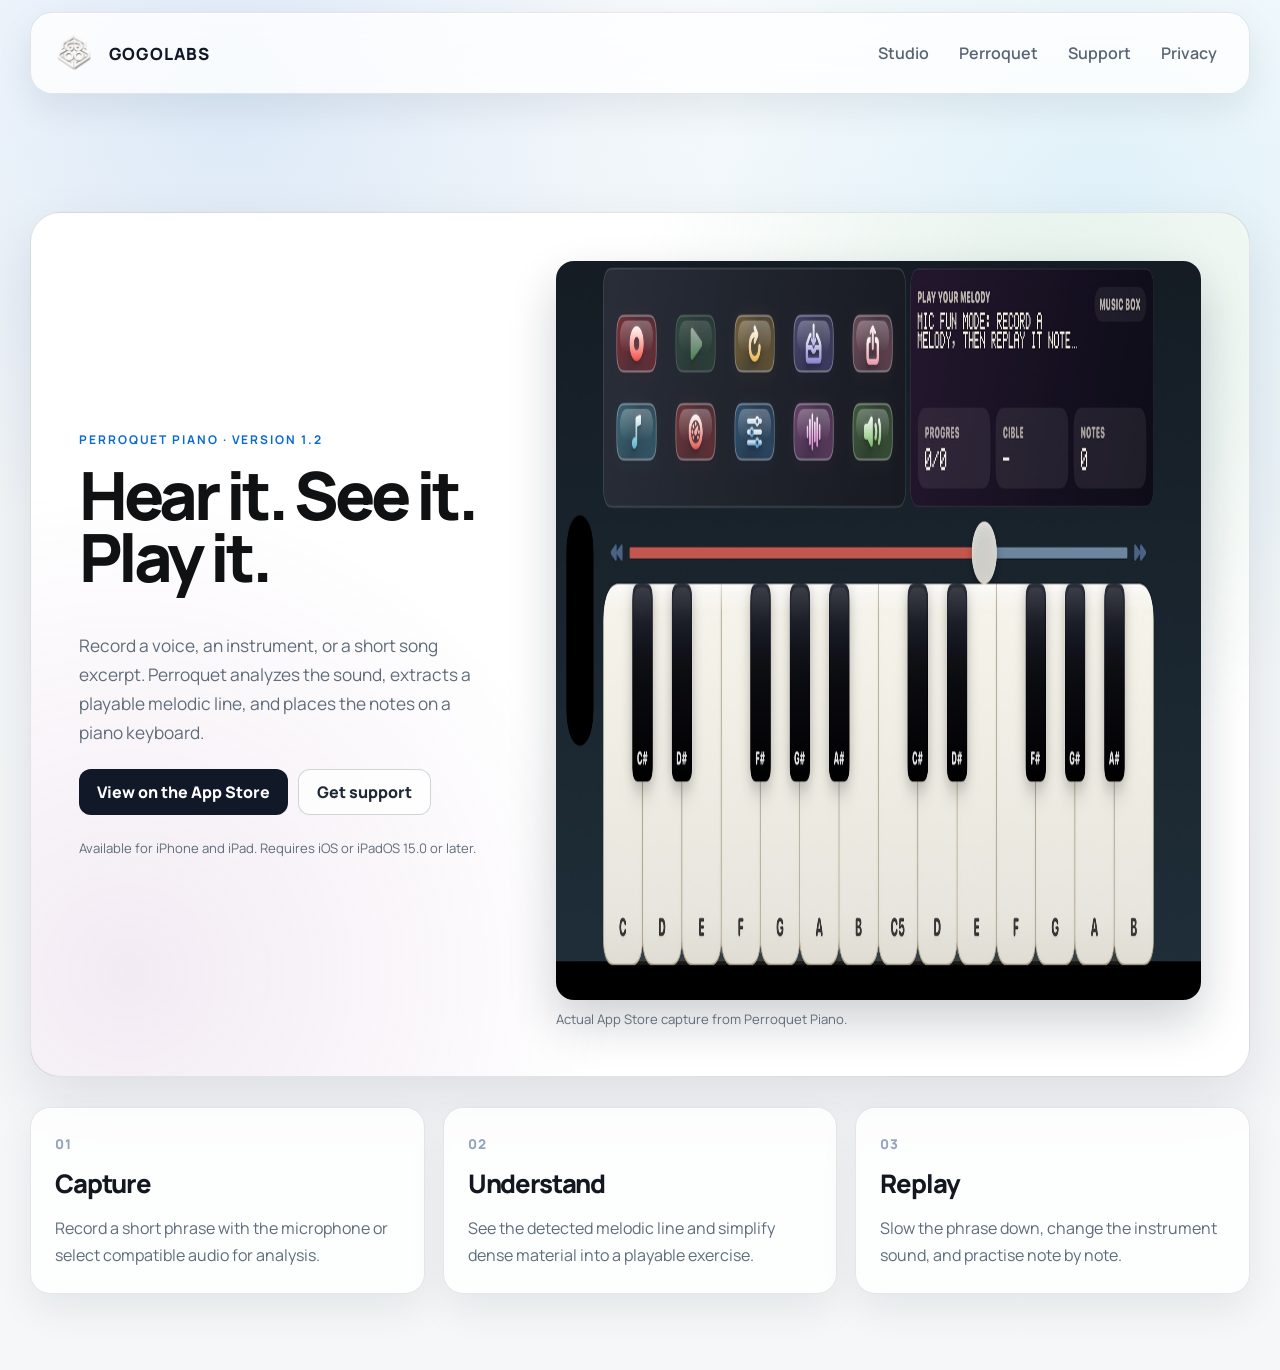
<file: perroquet/index.html>
<!doctype html>
<html lang="en">
  <head>
    <meta charset="UTF-8" />
    <meta name="viewport" content="width=device-width, initial-scale=1.0" />
    <title>Perroquet Piano | GogoLabs</title>
    <meta name="description" content="Perroquet Piano turns short recordings into notes you can hear, see, and replay on iPhone and iPad." />
    <link rel="canonical" href="https://gogolabs.fr/perroquet/" />
    <link rel="alternate" hreflang="en" href="https://gogolabs.fr/perroquet/" />
    <link rel="alternate" hreflang="x-default" href="https://gogolabs.fr/perroquet/" />
    <meta property="og:type" content="website" />
    <meta property="og:site_name" content="GogoLabs" />
    <meta property="og:title" content="Perroquet Piano | GogoLabs" />
    <meta property="og:description" content="Record a melody, see its notes, and replay it on the piano keyboard." />
    <meta property="og:url" content="https://gogolabs.fr/perroquet/" />
    <meta property="og:image" content="https://gogolabs.fr/assets/products/perroquet-current.jpg" />
    <link rel="icon" type="image/png" href="/assets/perroquet-icon-current.png" />
    <link rel="preconnect" href="https://fonts.googleapis.com" />
    <link rel="preconnect" href="https://fonts.gstatic.com" crossorigin />
    <link href="https://fonts.googleapis.com/css2?family=Bebas+Neue&family=Manrope:wght@400;500;600;700;800&display=swap" rel="stylesheet" />
    <link rel="stylesheet" href="/style.css" />
    <script defer src="/analytics.js"></script>
    <script type="application/ld+json">
      {
        "@context": "https://schema.org",
        "@type": "SoftwareApplication",
        "name": "Perroquet Piano",
        "applicationCategory": "MusicApplication",
        "operatingSystem": "iOS, iPadOS",
        "softwareVersion": "1.2",
        "description": "Record a short melody, see the detected notes, and replay it on a piano keyboard.",
        "image": "https://gogolabs.fr/assets/products/perroquet-current.jpg",
        "downloadUrl": "https://apps.apple.com/fr/app/perroquet-piano/id6766993396",
        "author": { "@type": "Organization", "name": "GogoLabs", "url": "https://gogolabs.fr/" }
      }
    </script>
  </head>
  <body>
    <main class="page">
      <header class="site-header" id="top">
        <div class="topbar">
          <a class="brand-lockup" href="/" aria-label="GogoLabs home">
            <img class="brand-mark" src="/assets/gogolabs-logo.png" alt="GogoLabs logo" width="768" height="768" />
            <span class="brand-name">GogoLabs</span>
          </a>
          <nav class="topnav" aria-label="Primary">
            <a href="/">Studio</a>
            <a href="/perroquet/" aria-current="page">Perroquet</a>
            <a href="/perroquet/support/">Support</a>
            <a href="/perroquet/privacy/">Privacy</a>
          </nav>
        </div>
      </header>

      <section class="section product-page">
        <div class="product-hero">
          <div class="product-copy">
            <p class="eyebrow">Perroquet Piano · Version 1.2</p>
            <h1>Hear it. See it. Play it.</h1>
            <p class="intro-lead">
              Record a voice, an instrument, or a short song excerpt. Perroquet analyzes the sound,
              extracts a playable melodic line, and places the notes on a piano keyboard.
            </p>
            <div class="product-actions">
              <a class="product-primary-link" href="https://apps.apple.com/fr/app/perroquet-piano/id6766993396">View on the App Store</a>
              <a class="product-secondary-link" href="/perroquet/support/">Get support</a>
            </div>
            <p class="product-compatibility">Available for iPhone and iPad. Requires iOS or iPadOS 15.0 or later.</p>
          </div>
          <figure class="product-shot">
            <img
              src="/assets/products/perroquet-current.jpg"
              sizes="(max-width: 959px) 92vw, 54vw"
              alt="Perroquet Piano 1.2 melody analysis and piano keyboard on iPhone"
              width="1600"
              height="739"
            />
            <figcaption>Actual App Store capture from Perroquet Piano.</figcaption>
          </figure>
        </div>

        <div class="product-feature-grid">
          <article class="principle"><span class="principle-index">01</span><h2>Capture</h2><p>Record a short phrase with the microphone or select compatible audio for analysis.</p></article>
          <article class="principle"><span class="principle-index">02</span><h2>Understand</h2><p>See the detected melodic line and simplify dense material into a playable exercise.</p></article>
          <article class="principle"><span class="principle-index">03</span><h2>Replay</h2><p>Slow the phrase down, change the instrument sound, and practise note by note.</p></article>
        </div>
      </section>
    </main>
  </body>
</html>
</file>
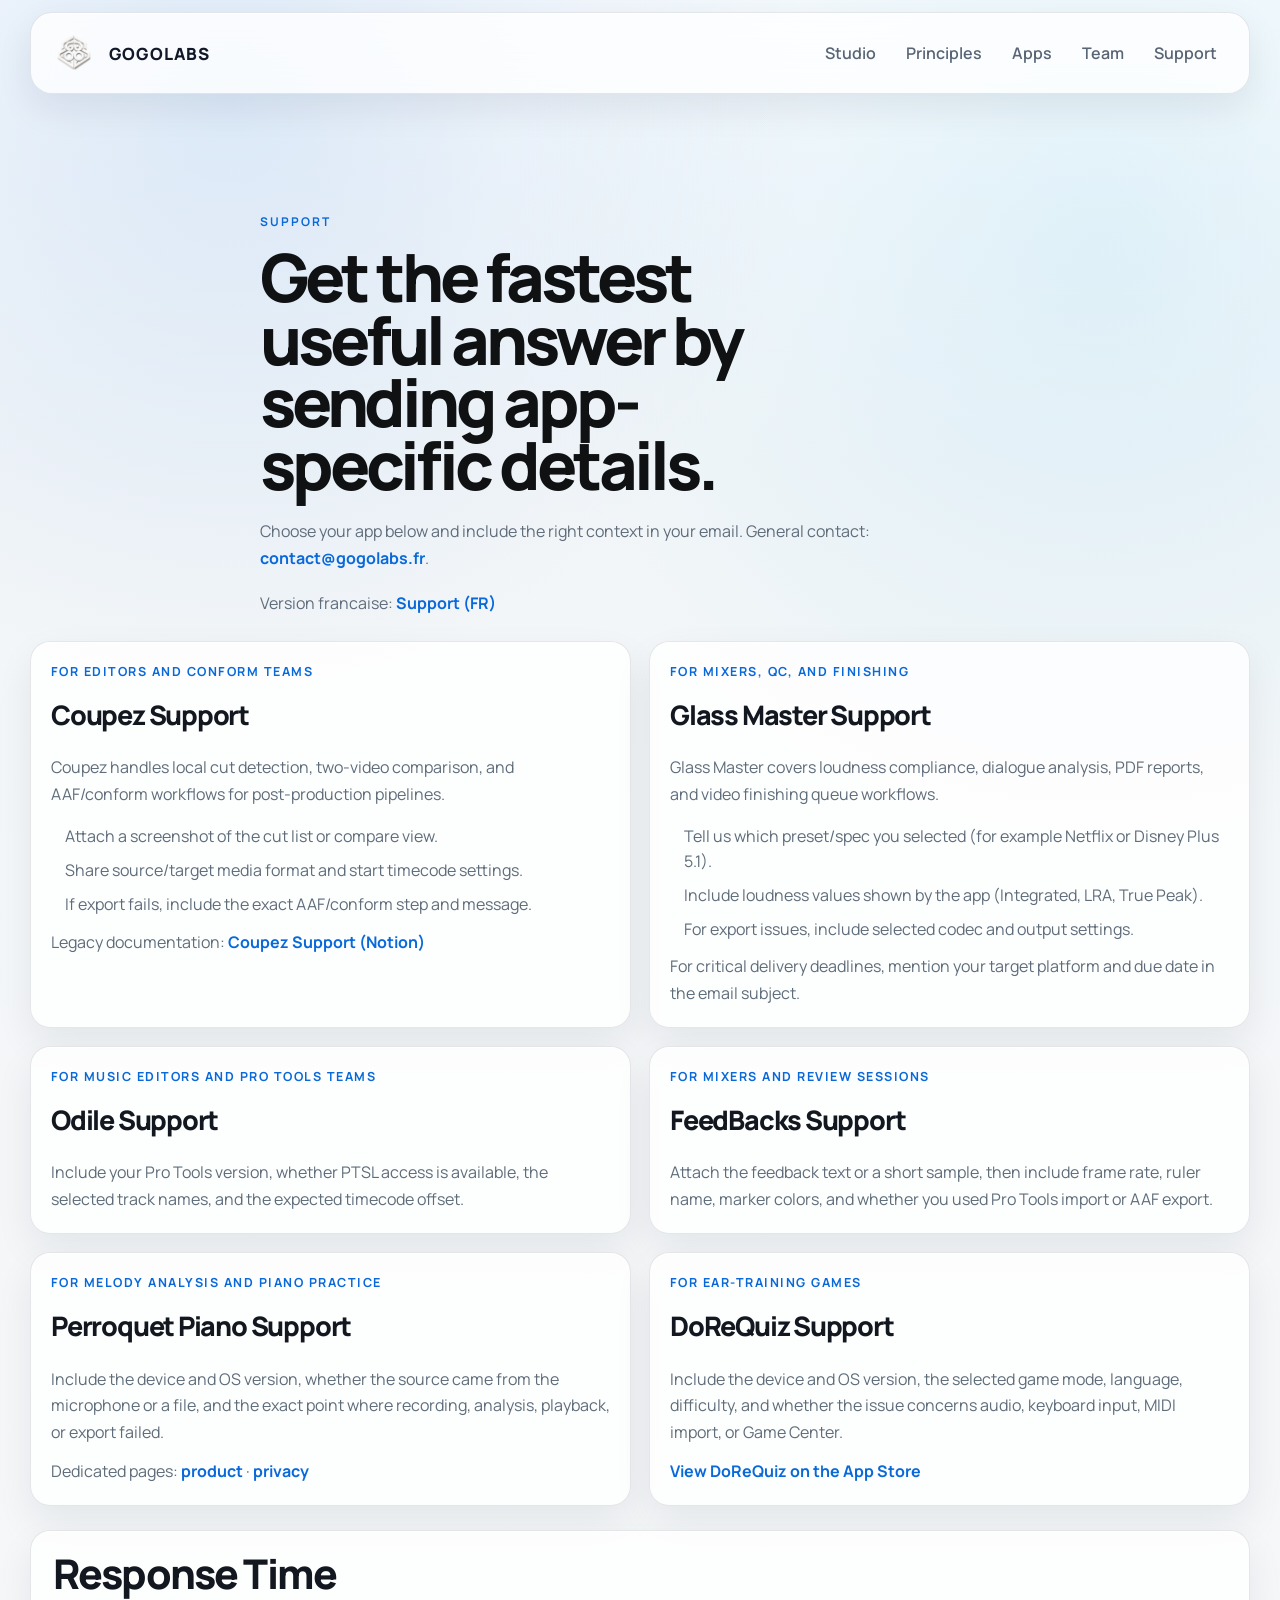
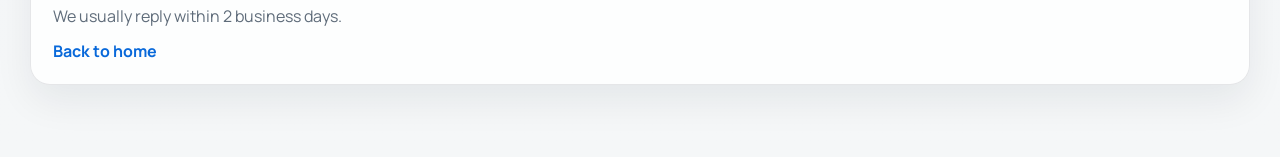
<file: support/index.html>
<!doctype html>
<html lang="en">
  <head>
    <meta charset="UTF-8" />
    <meta name="viewport" content="width=device-width, initial-scale=1.0" />
    <title>Support | GogoLabs</title>
    <meta name="description" content="Support by app for GogoLabs products, including Perroquet Piano and DoReQuiz." />
    <link rel="canonical" href="https://gogolabs.fr/support/" />
    <link rel="alternate" hreflang="en" href="https://gogolabs.fr/support/" />
    <link rel="alternate" hreflang="fr" href="https://gogolabs.fr/support-fr.html" />
    <link rel="alternate" hreflang="x-default" href="https://gogolabs.fr/support/" />
    <meta property="og:type" content="website" />
    <meta property="og:site_name" content="GogoLabs" />
    <meta property="og:title" content="Support | GogoLabs" />
    <meta property="og:description" content="App-specific support for GogoLabs products." />
    <meta property="og:url" content="https://gogolabs.fr/support/" />
    <meta property="og:image" content="https://gogolabs.fr/assets/gogolabs-logo.png" />
    <link rel="icon" type="image/png" href="/assets/favicon.png" />
    <link rel="apple-touch-icon" href="/assets/favicon.png" />
    <link rel="preconnect" href="https://fonts.googleapis.com" />
    <link rel="preconnect" href="https://fonts.gstatic.com" crossorigin />
    <link
      href="https://fonts.googleapis.com/css2?family=Bebas+Neue&family=Manrope:wght@400;500;600;700;800&display=swap"
      rel="stylesheet"
    />
    <link rel="stylesheet" href="../style.css" />
    <script defer src="/analytics.js"></script>
  </head>
  <body>
    <main class="page">
      <header class="site-header" id="top">
        <div class="topbar">
          <a class="brand-lockup" href="/index.html#top" aria-label="GogoLabs home">
            <img
              class="brand-mark"
              src="../assets/gogolabs-logo.png"
              alt="GogoLabs logo"
              width="900"
              height="900"
            />
            <span class="brand-name">GogoLabs</span>
          </a>

          <nav class="topnav" aria-label="Primary">
            <a href="/index.html#studio">Studio</a>
            <a href="/index.html#principles">Principles</a>
            <a href="/index.html#apps">Apps</a>
            <a href="/index.html#team">Team</a>
            <a href="/support/" aria-current="page">Support</a>
          </nav>
        </div>
      </header>

      <section class="section support-page">
        <div class="section-heading support-heading">
          <p class="eyebrow">Support</p>
          <h1>Get the fastest useful answer by sending app-specific details.</h1>
          <p class="support-lead">
            Choose your app below and include the right context in your email. General contact:
            <a href="mailto:contact@gogolabs.fr" data-umami-event="contact_click" data-umami-event-method="email" data-umami-event-location="support">contact@gogolabs.fr</a>.
          </p>
          <p class="support-lang-switch">
            Version francaise:
            <a href="/support-fr.html" lang="fr">Support (FR)</a>
          </p>
        </div>

        <div class="support-grid">
          <article class="support-card">
            <p class="app-kicker">For editors and conform teams</p>
            <h2>Coupez Support</h2>
            <p>
              Coupez handles local cut detection, two-video comparison, and AAF/conform workflows
              for post-production pipelines.
            </p>
            <ul class="app-list support-list">
              <li>Attach a screenshot of the cut list or compare view.</li>
              <li>Share source/target media format and start timecode settings.</li>
              <li>If export fails, include the exact AAF/conform step and message.</li>
            </ul>
            <p class="support-note">
              Legacy documentation:
              <a
                href="https://hallowed-rondeletia-8b1.notion.site/Coupez-Support-33279ab45e36807e9d20d01fc654c5c9?source=copy_link"
                target="_blank"
                rel="noopener noreferrer"
                data-umami-event="support_resource_click"
                data-umami-event-app="coupez"
                data-umami-event-resource="notion"
              >
                Coupez Support (Notion)
              </a>
            </p>
          </article>

          <article class="support-card">
            <p class="app-kicker">For mixers, QC, and finishing</p>
            <h2>Glass Master Support</h2>
            <p>
              Glass Master covers loudness compliance, dialogue analysis, PDF reports, and video
              finishing queue workflows.
            </p>
            <ul class="app-list support-list">
              <li>Tell us which preset/spec you selected (for example Netflix or Disney Plus 5.1).</li>
              <li>Include loudness values shown by the app (Integrated, LRA, True Peak).</li>
              <li>For export issues, include selected codec and output settings.</li>
            </ul>
            <p class="support-note">
              For critical delivery deadlines, mention your target platform and due date in the
              email subject.
            </p>
          </article>

          <article class="support-card">
            <p class="app-kicker">For music editors and Pro Tools teams</p>
            <h2>Odile Support</h2>
            <p>
              Include your Pro Tools version, whether PTSL access is available, the selected track
              names, and the expected timecode offset.
            </p>
          </article>

          <article class="support-card">
            <p class="app-kicker">For mixers and review sessions</p>
            <h2>FeedBacks Support</h2>
            <p>
              Attach the feedback text or a short sample, then include frame rate, ruler name,
              marker colors, and whether you used Pro Tools import or AAF export.
            </p>
          </article>

          <article class="support-card" id="perroquet">
            <p class="app-kicker">For melody analysis and piano practice</p>
            <h2>Perroquet Piano Support</h2>
            <p>
              Include the device and OS version, whether the source came from the microphone or a
              file, and the exact point where recording, analysis, playback, or export failed.
            </p>
            <p class="support-note">
              Dedicated pages: <a href="/perroquet/">product</a> ·
              <a href="/perroquet/privacy/">privacy</a>
            </p>
          </article>

          <article class="support-card" id="dorequiz">
            <p class="app-kicker">For ear-training games</p>
            <h2>DoReQuiz Support</h2>
            <p>
              Include the device and OS version, the selected game mode, language, difficulty, and
              whether the issue concerns audio, keyboard input, MIDI import, or Game Center.
            </p>
            <p class="support-note">
              <a href="https://apps.apple.com/fr/app/dorequiz/id6780059863">View DoReQuiz on the App Store</a>
            </p>
          </article>
        </div>

        <div class="support-meta">
          <h2>Response Time</h2>
          <p>We usually reply within 2 business days.</p>
          <a class="support-back-link" href="/index.html" data-umami-event="home_back_click" data-umami-event-location="support">Back to home</a>
        </div>
      </section>
    </main>
  </body>
</html>
</file>
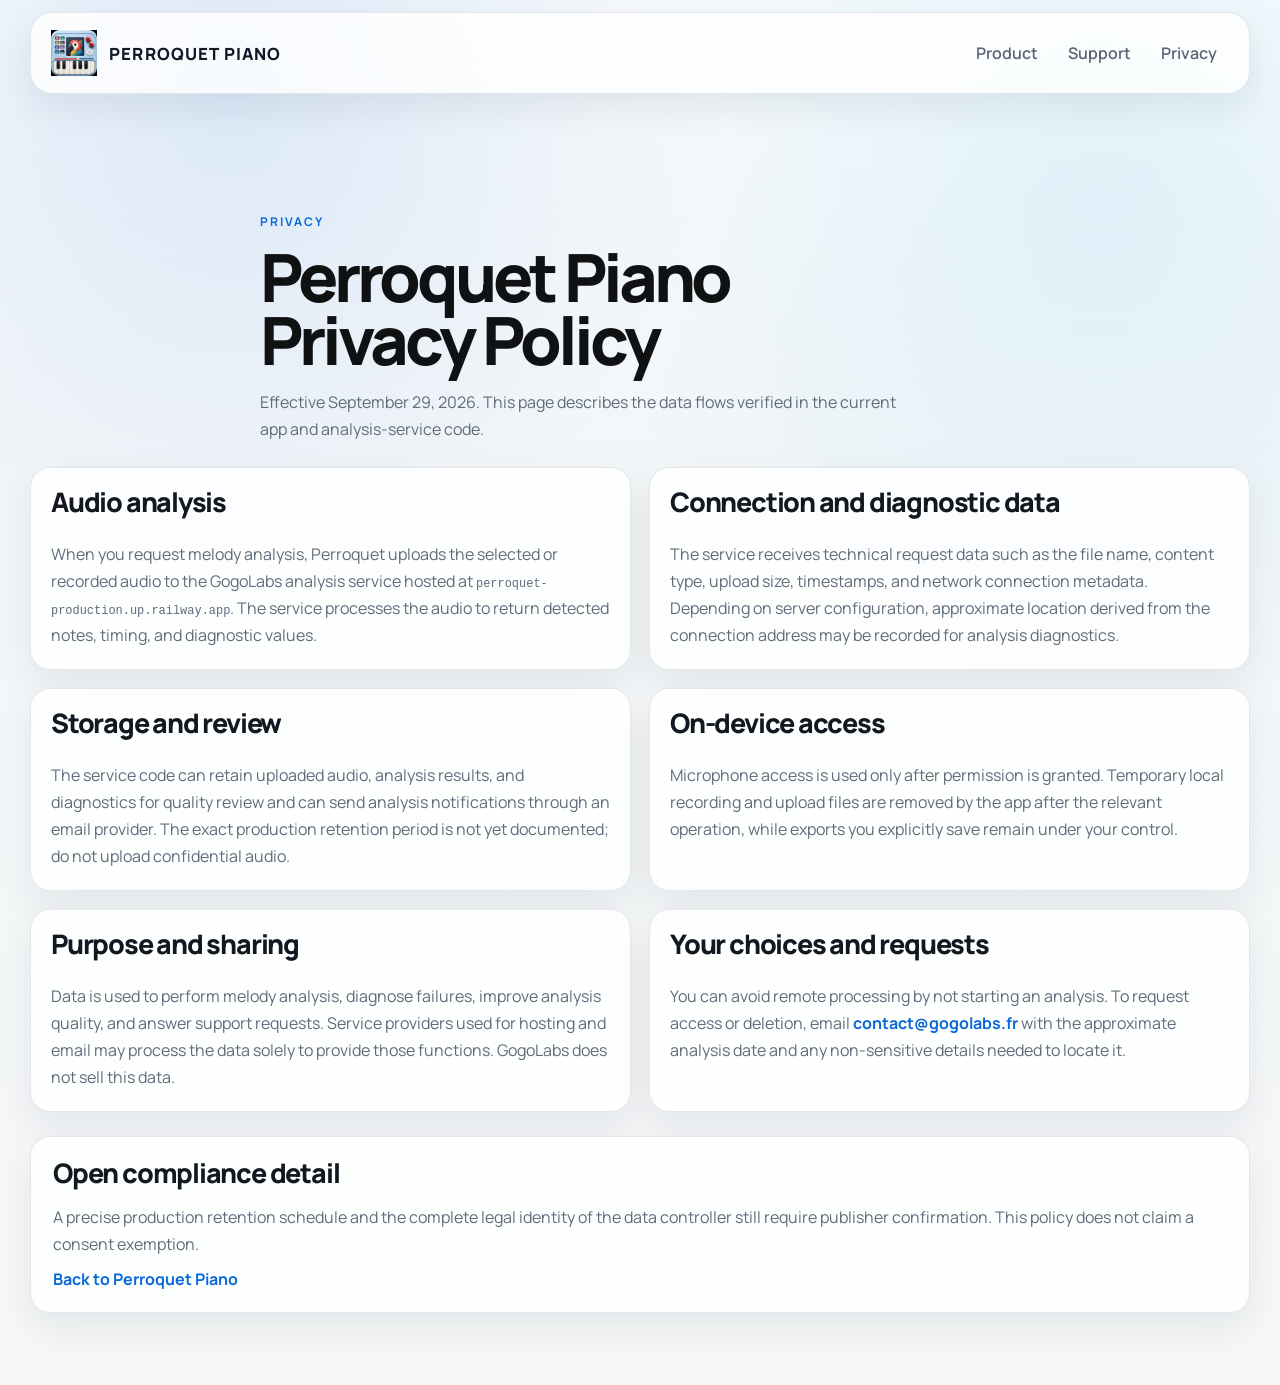
<file: perroquet/privacy/index.html>
<!doctype html>
<html lang="en">
  <head>
    <meta charset="UTF-8" />
    <meta name="viewport" content="width=device-width, initial-scale=1.0" />
    <title>Perroquet Piano Privacy Policy | GogoLabs</title>
    <meta name="description" content="Privacy policy for Perroquet Piano, including remote audio analysis." />
    <link rel="canonical" href="https://gogolabs.fr/perroquet/privacy/" />
    <link rel="alternate" hreflang="en" href="https://gogolabs.fr/perroquet/privacy/" />
    <link rel="alternate" hreflang="x-default" href="https://gogolabs.fr/perroquet/privacy/" />
    <meta property="og:type" content="article" />
    <meta property="og:site_name" content="GogoLabs" />
    <meta property="og:title" content="Perroquet Piano Privacy Policy | GogoLabs" />
    <meta property="og:description" content="Remote audio analysis, diagnostics, storage, and user choices in Perroquet Piano." />
    <meta property="og:url" content="https://gogolabs.fr/perroquet/privacy/" />
    <meta property="og:image" content="https://gogolabs.fr/assets/perroquet-icon-current.png" />
    <link rel="icon" type="image/png" href="/assets/perroquet-icon-current.png" />
    <link rel="preconnect" href="https://fonts.googleapis.com" />
    <link rel="preconnect" href="https://fonts.gstatic.com" crossorigin />
    <link href="https://fonts.googleapis.com/css2?family=Bebas+Neue&family=Manrope:wght@400;500;600;700;800&display=swap" rel="stylesheet" />
    <link rel="stylesheet" href="/style.css" />
    <script defer src="/analytics.js"></script>
  </head>
  <body>
    <main class="page">
      <header class="site-header"><div class="topbar">
        <a class="brand-lockup" href="/perroquet/" aria-label="Perroquet Piano home"><img class="brand-mark" src="/assets/perroquet-icon-current.png" alt="Perroquet Piano icon" width="256" height="256" /><span class="brand-name">Perroquet Piano</span></a>
        <nav class="topnav" aria-label="Perroquet"><a href="/perroquet/">Product</a><a href="/perroquet/support/">Support</a><a href="/perroquet/privacy/" aria-current="page">Privacy</a></nav>
      </div></header>
      <section class="section legal-page">
        <div class="section-heading legal-heading"><p class="eyebrow">Privacy</p><h1>Perroquet Piano Privacy Policy</h1><p class="legal-lead">Effective September 29, 2026. This page describes the data flows verified in the current app and analysis-service code.</p></div>
        <div class="legal-grid">
          <article class="legal-card"><h2>Audio analysis</h2><p>When you request melody analysis, Perroquet uploads the selected or recorded audio to the GogoLabs analysis service hosted at <code>perroquet-production.up.railway.app</code>. The service processes the audio to return detected notes, timing, and diagnostic values.</p></article>
          <article class="legal-card"><h2>Connection and diagnostic data</h2><p>The service receives technical request data such as the file name, content type, upload size, timestamps, and network connection metadata. Depending on server configuration, approximate location derived from the connection address may be recorded for analysis diagnostics.</p></article>
          <article class="legal-card"><h2>Storage and review</h2><p>The service code can retain uploaded audio, analysis results, and diagnostics for quality review and can send analysis notifications through an email provider. The exact production retention period is not yet documented; do not upload confidential audio.</p></article>
          <article class="legal-card"><h2>On-device access</h2><p>Microphone access is used only after permission is granted. Temporary local recording and upload files are removed by the app after the relevant operation, while exports you explicitly save remain under your control.</p></article>
          <article class="legal-card"><h2>Purpose and sharing</h2><p>Data is used to perform melody analysis, diagnose failures, improve analysis quality, and answer support requests. Service providers used for hosting and email may process the data solely to provide those functions. GogoLabs does not sell this data.</p></article>
          <article class="legal-card"><h2>Your choices and requests</h2><p>You can avoid remote processing by not starting an analysis. To request access or deletion, email <a href="mailto:contact@gogolabs.fr?subject=Perroquet%20Privacy%20Request">contact@gogolabs.fr</a> with the approximate analysis date and any non-sensitive details needed to locate it.</p></article>
        </div>
        <div class="legal-meta"><h2>Open compliance detail</h2><p>A precise production retention schedule and the complete legal identity of the data controller still require publisher confirmation. This policy does not claim a consent exemption.</p><a class="legal-back-link" href="/perroquet/">Back to Perroquet Piano</a></div>
      </section>
    </main>
  </body>
</html>
</file>
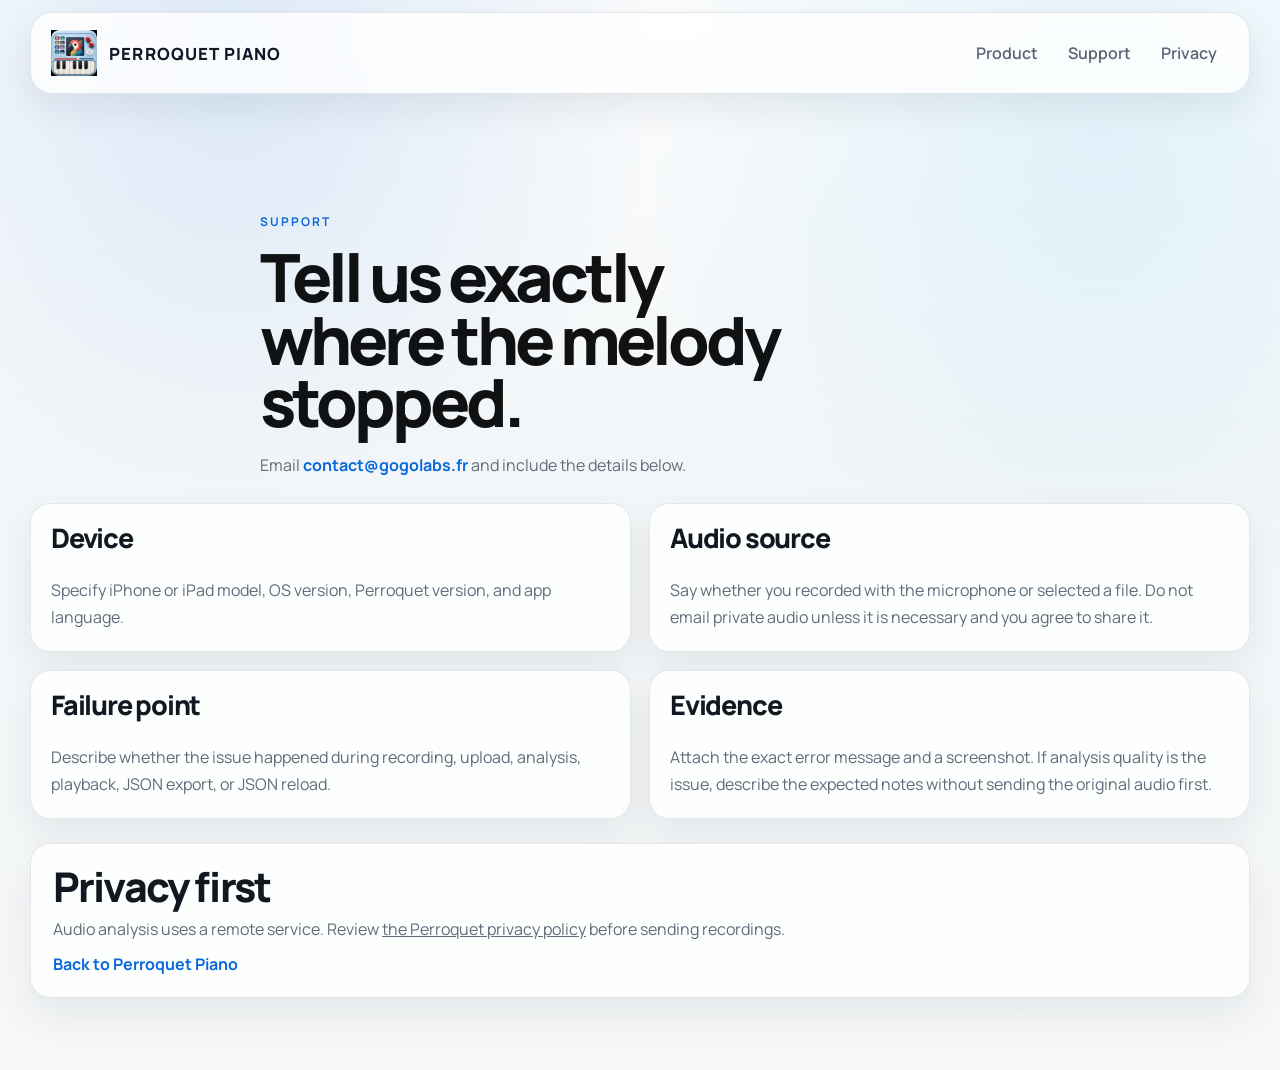
<file: perroquet/support/index.html>
<!doctype html>
<html lang="en">
  <head>
    <meta charset="UTF-8" />
    <meta name="viewport" content="width=device-width, initial-scale=1.0" />
    <title>Perroquet Piano Support | GogoLabs</title>
    <meta name="description" content="Support information for Perroquet Piano on iPhone and iPad." />
    <link rel="canonical" href="https://gogolabs.fr/perroquet/support/" />
    <link rel="alternate" hreflang="en" href="https://gogolabs.fr/perroquet/support/" />
    <link rel="alternate" hreflang="x-default" href="https://gogolabs.fr/perroquet/support/" />
    <meta property="og:type" content="website" />
    <meta property="og:site_name" content="GogoLabs" />
    <meta property="og:title" content="Perroquet Piano Support | GogoLabs" />
    <meta property="og:description" content="Support information for Perroquet Piano on iPhone and iPad." />
    <meta property="og:url" content="https://gogolabs.fr/perroquet/support/" />
    <meta property="og:image" content="https://gogolabs.fr/assets/perroquet-icon-current.png" />
    <link rel="icon" type="image/png" href="/assets/perroquet-icon-current.png" />
    <link rel="preconnect" href="https://fonts.googleapis.com" />
    <link rel="preconnect" href="https://fonts.gstatic.com" crossorigin />
    <link href="https://fonts.googleapis.com/css2?family=Bebas+Neue&family=Manrope:wght@400;500;600;700;800&display=swap" rel="stylesheet" />
    <link rel="stylesheet" href="/style.css" />
    <script defer src="/analytics.js"></script>
  </head>
  <body>
    <main class="page">
      <header class="site-header"><div class="topbar">
        <a class="brand-lockup" href="/perroquet/" aria-label="Perroquet Piano home"><img class="brand-mark" src="/assets/perroquet-icon-current.png" alt="Perroquet Piano icon" width="256" height="256" /><span class="brand-name">Perroquet Piano</span></a>
        <nav class="topnav" aria-label="Perroquet"><a href="/perroquet/">Product</a><a href="/perroquet/support/" aria-current="page">Support</a><a href="/perroquet/privacy/">Privacy</a></nav>
      </div></header>
      <section class="section support-page">
        <div class="section-heading support-heading"><p class="eyebrow">Support</p><h1>Tell us exactly where the melody stopped.</h1><p class="support-lead">Email <a href="mailto:contact@gogolabs.fr?subject=Perroquet%20Piano%20Support">contact@gogolabs.fr</a> and include the details below.</p></div>
        <div class="support-grid">
          <article class="support-card"><h2>Device</h2><p>Specify iPhone or iPad model, OS version, Perroquet version, and app language.</p></article>
          <article class="support-card"><h2>Audio source</h2><p>Say whether you recorded with the microphone or selected a file. Do not email private audio unless it is necessary and you agree to share it.</p></article>
          <article class="support-card"><h2>Failure point</h2><p>Describe whether the issue happened during recording, upload, analysis, playback, JSON export, or JSON reload.</p></article>
          <article class="support-card"><h2>Evidence</h2><p>Attach the exact error message and a screenshot. If analysis quality is the issue, describe the expected notes without sending the original audio first.</p></article>
        </div>
        <div class="support-meta"><h2>Privacy first</h2><p>Audio analysis uses a remote service. Review <a href="/perroquet/privacy/">the Perroquet privacy policy</a> before sending recordings.</p><a class="support-back-link" href="/perroquet/">Back to Perroquet Piano</a></div>
      </section>
    </main>
  </body>
</html>
</file>
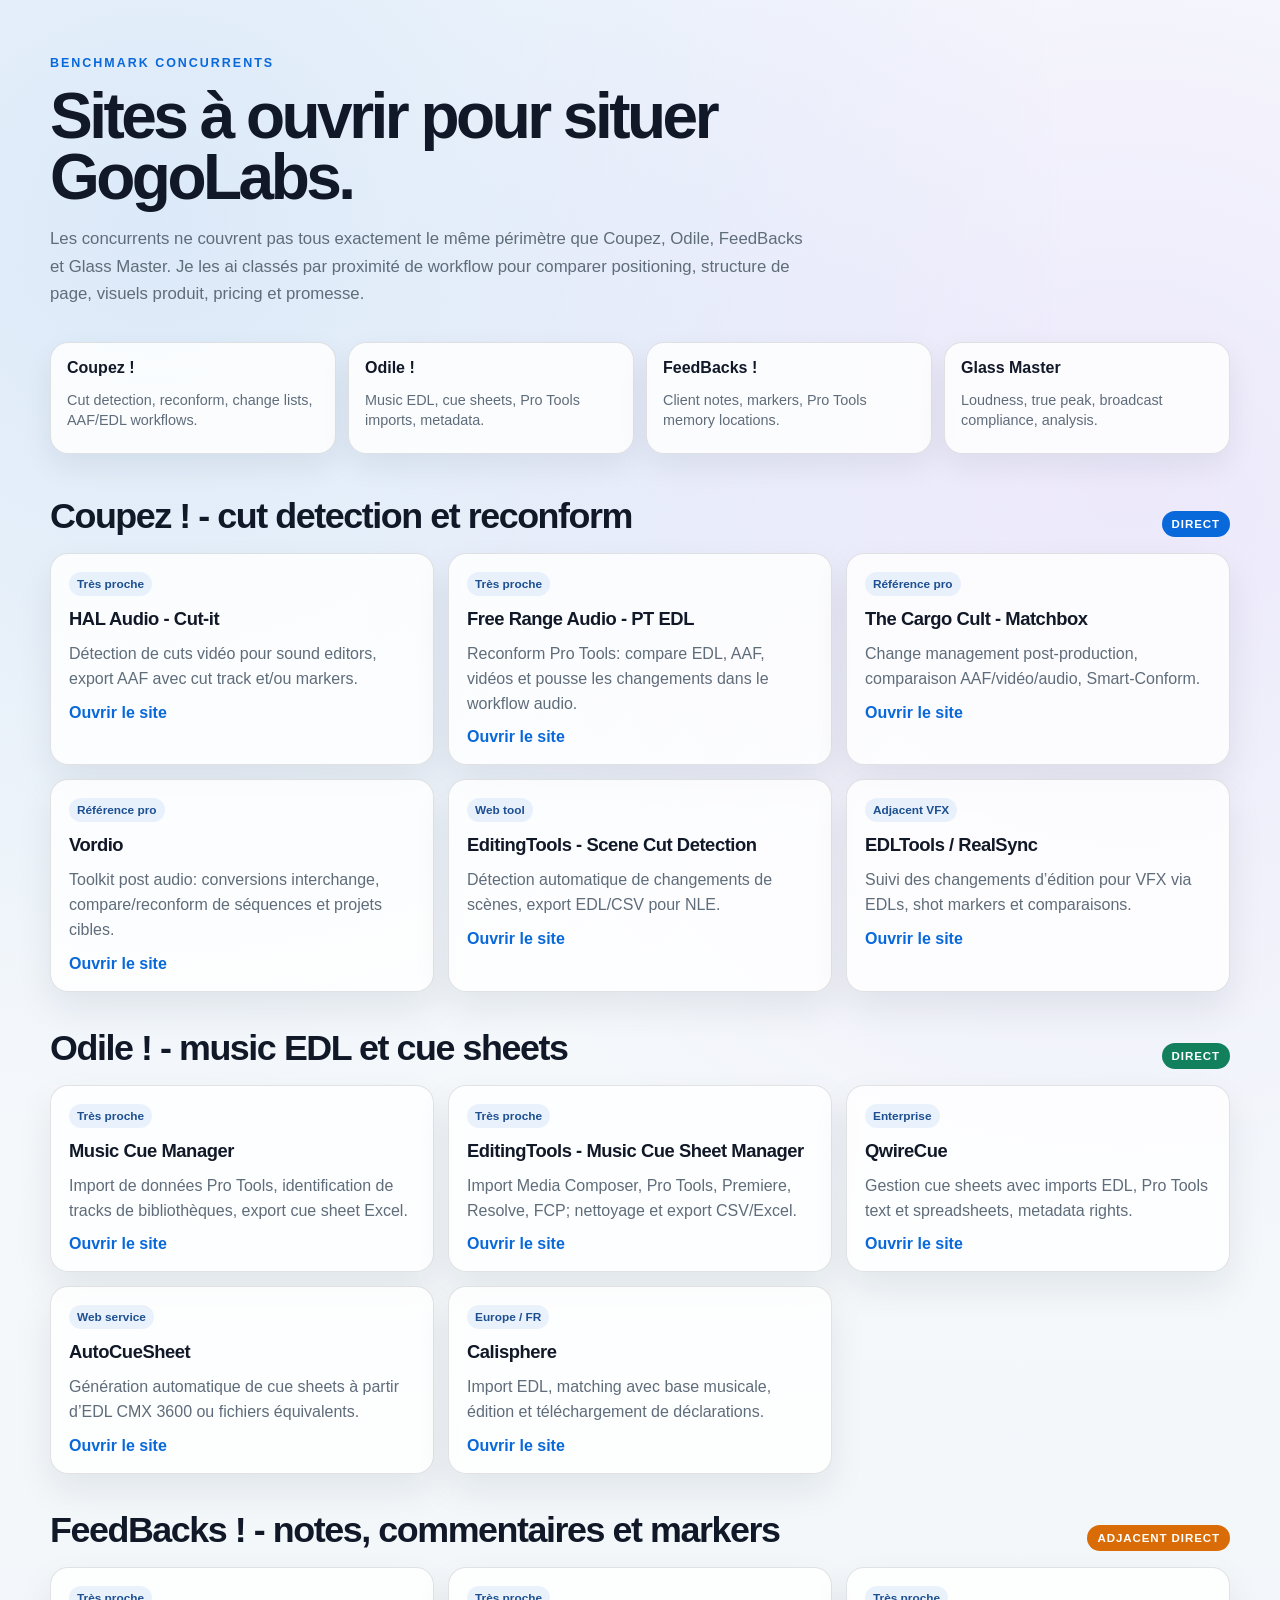
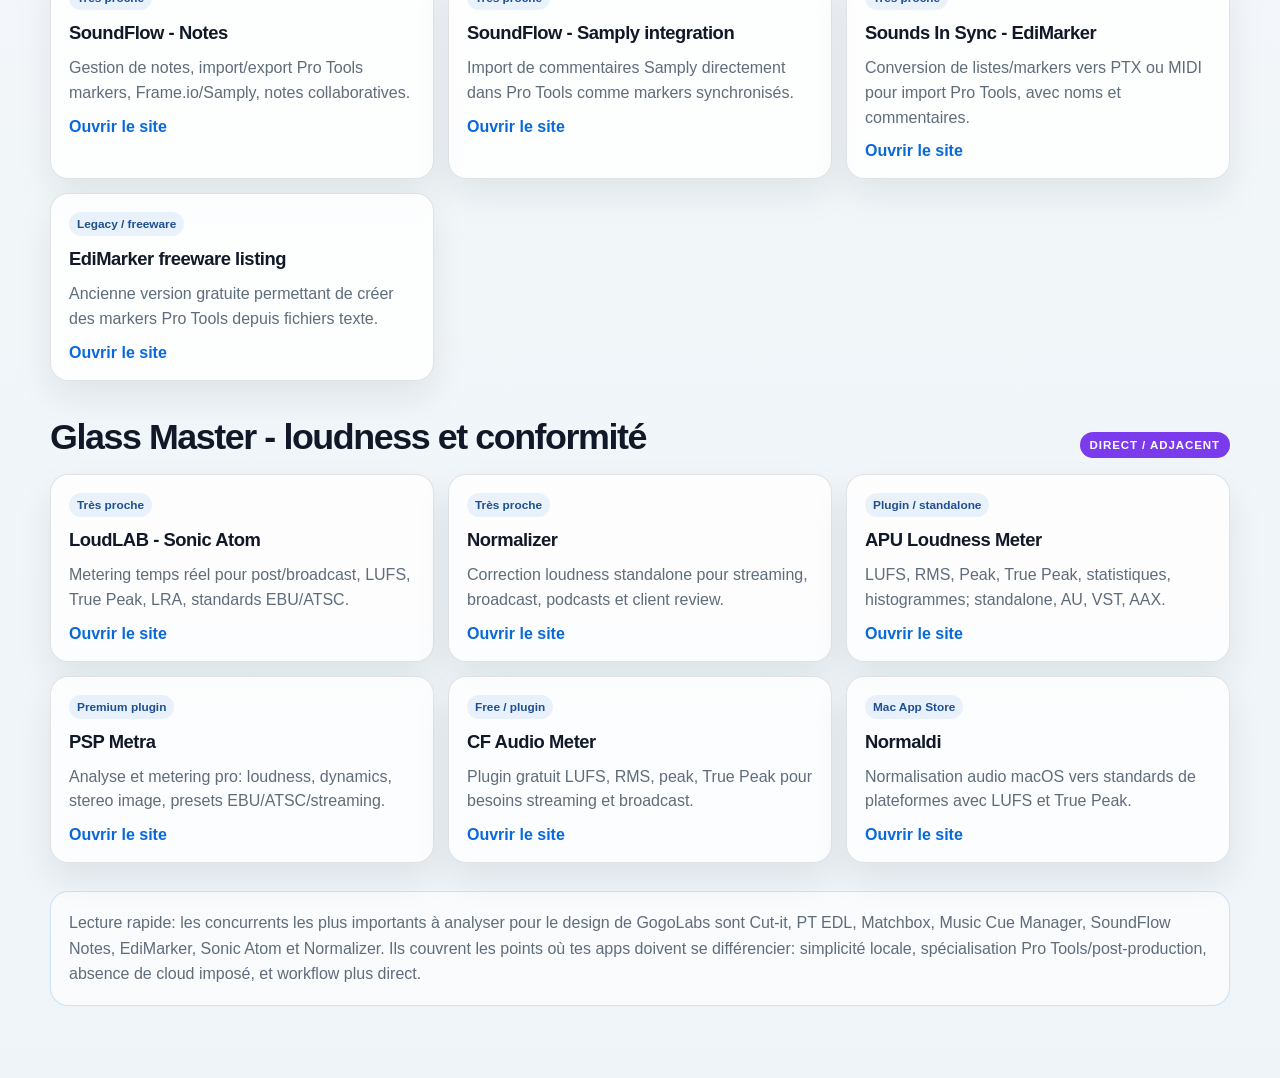
<file: competitors.html>
<!doctype html>
<html lang="fr">
  <head>
    <meta charset="UTF-8" />
    <meta name="viewport" content="width=device-width, initial-scale=1.0" />
    <title>GogoLabs - Sites concurrents</title>
    <style>
      :root {
        --bg: #eef4f8;
        --panel: rgba(255, 255, 255, 0.82);
        --text: #111827;
        --muted: #5f6c7a;
        --line: rgba(17, 24, 39, 0.12);
        --blue: #0969da;
        --green: #12805c;
        --orange: #d96c06;
        --purple: #7c3aed;
      }

      * {
        box-sizing: border-box;
      }

      body {
        margin: 0;
        color: var(--text);
        font-family: Manrope, Inter, -apple-system, BlinkMacSystemFont, "Segoe UI", sans-serif;
        background:
          radial-gradient(circle at 12% 8%, rgba(9, 105, 218, 0.12), transparent 34%),
          radial-gradient(circle at 88% 18%, rgba(124, 58, 237, 0.09), transparent 32%),
          linear-gradient(180deg, #f9fbfd 0%, var(--bg) 100%);
      }

      a {
        color: inherit;
      }

      .page {
        width: min(1180px, calc(100% - 40px));
        margin: 0 auto;
        padding: 56px 0 72px;
      }

      header {
        display: grid;
        gap: 16px;
        margin-bottom: 34px;
      }

      .eyebrow {
        margin: 0;
        color: var(--blue);
        font-size: 0.78rem;
        font-weight: 800;
        letter-spacing: 0.16em;
        text-transform: uppercase;
      }

      h1,
      h2,
      h3,
      p {
        margin: 0;
      }

      h1 {
        max-width: 820px;
        font-size: clamp(2.2rem, 5vw, 4.8rem);
        line-height: 0.96;
        letter-spacing: -0.055em;
      }

      .lead {
        max-width: 760px;
        color: var(--muted);
        font-size: 1.05rem;
        line-height: 1.65;
      }

      .summary {
        display: grid;
        grid-template-columns: repeat(4, minmax(0, 1fr));
        gap: 12px;
        margin: 32px 0 42px;
      }

      .summary a {
        display: grid;
        gap: 6px;
        min-height: 112px;
        padding: 16px;
        border: 1px solid var(--line);
        border-radius: 18px;
        background: var(--panel);
        text-decoration: none;
        box-shadow: 0 12px 30px rgba(17, 24, 39, 0.07);
      }

      .summary strong {
        font-size: 1rem;
      }

      .summary span {
        color: var(--muted);
        font-size: 0.9rem;
        line-height: 1.4;
      }

      section {
        margin-top: 36px;
      }

      .section-head {
        display: flex;
        align-items: end;
        justify-content: space-between;
        gap: 20px;
        margin-bottom: 16px;
      }

      h2 {
        font-size: clamp(1.55rem, 2.8vw, 2.55rem);
        letter-spacing: -0.04em;
      }

      .tag {
        flex: 0 0 auto;
        padding: 7px 10px;
        border-radius: 999px;
        color: #fff;
        font-size: 0.72rem;
        font-weight: 800;
        letter-spacing: 0.08em;
        text-transform: uppercase;
      }

      .tag.blue {
        background: var(--blue);
      }

      .tag.green {
        background: var(--green);
      }

      .tag.orange {
        background: var(--orange);
      }

      .tag.purple {
        background: var(--purple);
      }

      .grid {
        display: grid;
        grid-template-columns: repeat(3, minmax(0, 1fr));
        gap: 14px;
      }

      .card {
        min-width: 0;
        display: grid;
        align-content: start;
        gap: 12px;
        padding: 18px;
        border: 1px solid var(--line);
        border-radius: 18px;
        background: var(--panel);
        box-shadow: 0 16px 36px rgba(17, 24, 39, 0.08);
      }

      .card h3 {
        font-size: 1.15rem;
        letter-spacing: -0.025em;
      }

      .card p {
        color: var(--muted);
        line-height: 1.55;
      }

      .card a {
        width: fit-content;
        color: var(--blue);
        font-weight: 800;
        text-decoration: none;
      }

      .card a:hover {
        text-decoration: underline;
      }

      .fit {
        display: inline-flex;
        width: fit-content;
        padding: 5px 8px;
        border-radius: 999px;
        background: rgba(9, 105, 218, 0.08);
        color: #1d4f91;
        font-size: 0.74rem;
        font-weight: 800;
      }

      .note {
        margin-top: 28px;
        padding: 18px;
        border: 1px solid rgba(9, 105, 218, 0.18);
        border-radius: 18px;
        background: rgba(255, 255, 255, 0.64);
        color: var(--muted);
        line-height: 1.6;
      }

      @media (max-width: 900px) {
        .summary,
        .grid {
          grid-template-columns: 1fr;
        }

        .section-head {
          display: grid;
        }
      }
    </style>
  </head>
  <body>
    <main class="page">
      <header>
        <p class="eyebrow">Benchmark concurrents</p>
        <h1>Sites à ouvrir pour situer GogoLabs.</h1>
        <p class="lead">
          Les concurrents ne couvrent pas tous exactement le même périmètre que Coupez, Odile,
          FeedBacks et Glass Master. Je les ai classés par proximité de workflow pour comparer
          positioning, structure de page, visuels produit, pricing et promesse.
        </p>
      </header>

      <nav class="summary" aria-label="Catégories">
        <a href="#coupez"><strong>Coupez !</strong><span>Cut detection, reconform, change lists, AAF/EDL workflows.</span></a>
        <a href="#odile"><strong>Odile !</strong><span>Music EDL, cue sheets, Pro Tools imports, metadata.</span></a>
        <a href="#feedbacks"><strong>FeedBacks !</strong><span>Client notes, markers, Pro Tools memory locations.</span></a>
        <a href="#glass"><strong>Glass Master</strong><span>Loudness, true peak, broadcast compliance, analysis.</span></a>
      </nav>

      <section id="coupez">
        <div class="section-head">
          <h2>Coupez ! - cut detection et reconform</h2>
          <span class="tag blue">Direct</span>
        </div>
        <div class="grid">
          <article class="card">
            <span class="fit">Très proche</span>
            <h3>HAL Audio - Cut-it</h3>
            <p>Détection de cuts vidéo pour sound editors, export AAF avec cut track et/ou markers.</p>
            <a href="https://www.hal-audio.com/product/cut-it-free-trial/" target="_blank" rel="noopener noreferrer">Ouvrir le site</a>
          </article>
          <article class="card">
            <span class="fit">Très proche</span>
            <h3>Free Range Audio - PT EDL</h3>
            <p>Reconform Pro Tools: compare EDL, AAF, vidéos et pousse les changements dans le workflow audio.</p>
            <a href="https://petegates.com/pt-edl" target="_blank" rel="noopener noreferrer">Ouvrir le site</a>
          </article>
          <article class="card">
            <span class="fit">Référence pro</span>
            <h3>The Cargo Cult - Matchbox</h3>
            <p>Change management post-production, comparaison AAF/vidéo/audio, Smart-Conform.</p>
            <a href="https://www.thecargocult.nz/whats-new/matchbox" target="_blank" rel="noopener noreferrer">Ouvrir le site</a>
          </article>
          <article class="card">
            <span class="fit">Référence pro</span>
            <h3>Vordio</h3>
            <p>Toolkit post audio: conversions interchange, compare/reconform de séquences et projets cibles.</p>
            <a href="https://vordio.net/" target="_blank" rel="noopener noreferrer">Ouvrir le site</a>
          </article>
          <article class="card">
            <span class="fit">Web tool</span>
            <h3>EditingTools - Scene Cut Detection</h3>
            <p>Détection automatique de changements de scènes, export EDL/CSV pour NLE.</p>
            <a href="https://www.editingtools.io/cutdetection/" target="_blank" rel="noopener noreferrer">Ouvrir le site</a>
          </article>
          <article class="card">
            <span class="fit">Adjacent VFX</span>
            <h3>EDLTools / RealSync</h3>
            <p>Suivi des changements d’édition pour VFX via EDLs, shot markers et comparaisons.</p>
            <a href="https://edltools.com/" target="_blank" rel="noopener noreferrer">Ouvrir le site</a>
          </article>
        </div>
      </section>

      <section id="odile">
        <div class="section-head">
          <h2>Odile ! - music EDL et cue sheets</h2>
          <span class="tag green">Direct</span>
        </div>
        <div class="grid">
          <article class="card">
            <span class="fit">Très proche</span>
            <h3>Music Cue Manager</h3>
            <p>Import de données Pro Tools, identification de tracks de bibliothèques, export cue sheet Excel.</p>
            <a href="https://industry.synology.me/" target="_blank" rel="noopener noreferrer">Ouvrir le site</a>
          </article>
          <article class="card">
            <span class="fit">Très proche</span>
            <h3>EditingTools - Music Cue Sheet Manager</h3>
            <p>Import Media Composer, Pro Tools, Premiere, Resolve, FCP; nettoyage et export CSV/Excel.</p>
            <a href="https://editingtools.io/cuesheetmanager/" target="_blank" rel="noopener noreferrer">Ouvrir le site</a>
          </article>
          <article class="card">
            <span class="fit">Enterprise</span>
            <h3>QwireCue</h3>
            <p>Gestion cue sheets avec imports EDL, Pro Tools text et spreadsheets, metadata rights.</p>
            <a href="https://www.qwire.com/qwirecue" target="_blank" rel="noopener noreferrer">Ouvrir le site</a>
          </article>
          <article class="card">
            <span class="fit">Web service</span>
            <h3>AutoCueSheet</h3>
            <p>Génération automatique de cue sheets à partir d’EDL CMX 3600 ou fichiers équivalents.</p>
            <a href="https://autocuesheet.com/" target="_blank" rel="noopener noreferrer">Ouvrir le site</a>
          </article>
          <article class="card">
            <span class="fit">Europe / FR</span>
            <h3>Calisphere</h3>
            <p>Import EDL, matching avec base musicale, édition et téléchargement de déclarations.</p>
            <a href="https://calisphere.io/" target="_blank" rel="noopener noreferrer">Ouvrir le site</a>
          </article>
        </div>
      </section>

      <section id="feedbacks">
        <div class="section-head">
          <h2>FeedBacks ! - notes, commentaires et markers</h2>
          <span class="tag orange">Adjacent direct</span>
        </div>
        <div class="grid">
          <article class="card">
            <span class="fit">Très proche</span>
            <h3>SoundFlow - Notes</h3>
            <p>Gestion de notes, import/export Pro Tools markers, Frame.io/Samply, notes collaboratives.</p>
            <a href="https://soundflow.org/notes" target="_blank" rel="noopener noreferrer">Ouvrir le site</a>
          </article>
          <article class="card">
            <span class="fit">Très proche</span>
            <h3>SoundFlow - Samply integration</h3>
            <p>Import de commentaires Samply directement dans Pro Tools comme markers synchronisés.</p>
            <a href="https://soundflow.org/integrations/samply" target="_blank" rel="noopener noreferrer">Ouvrir le site</a>
          </article>
          <article class="card">
            <span class="fit">Très proche</span>
            <h3>Sounds In Sync - EdiMarker</h3>
            <p>Conversion de listes/markers vers PTX ou MIDI pour import Pro Tools, avec noms et commentaires.</p>
            <a href="https://www.soundsinsync.com/products/edimarker" target="_blank" rel="noopener noreferrer">Ouvrir le site</a>
          </article>
          <article class="card">
            <span class="fit">Legacy / freeware</span>
            <h3>EdiMarker freeware listing</h3>
            <p>Ancienne version gratuite permettant de créer des markers Pro Tools depuis fichiers texte.</p>
            <a href="https://blindhelp.net/software/edimarker" target="_blank" rel="noopener noreferrer">Ouvrir le site</a>
          </article>
        </div>
      </section>

      <section id="glass">
        <div class="section-head">
          <h2>Glass Master - loudness et conformité</h2>
          <span class="tag purple">Direct / adjacent</span>
        </div>
        <div class="grid">
          <article class="card">
            <span class="fit">Très proche</span>
            <h3>LoudLAB - Sonic Atom</h3>
            <p>Metering temps réel pour post/broadcast, LUFS, True Peak, LRA, standards EBU/ATSC.</p>
            <a href="https://www.loudlab-app.com/sonicatom-app" target="_blank" rel="noopener noreferrer">Ouvrir le site</a>
          </article>
          <article class="card">
            <span class="fit">Très proche</span>
            <h3>Normalizer</h3>
            <p>Correction loudness standalone pour streaming, broadcast, podcasts et client review.</p>
            <a href="https://mynormalizer.com/" target="_blank" rel="noopener noreferrer">Ouvrir le site</a>
          </article>
          <article class="card">
            <span class="fit">Plugin / standalone</span>
            <h3>APU Loudness Meter</h3>
            <p>LUFS, RMS, Peak, True Peak, statistiques, histogrammes; standalone, AU, VST, AAX.</p>
            <a href="https://apu.software/meter/" target="_blank" rel="noopener noreferrer">Ouvrir le site</a>
          </article>
          <article class="card">
            <span class="fit">Premium plugin</span>
            <h3>PSP Metra</h3>
            <p>Analyse et metering pro: loudness, dynamics, stereo image, presets EBU/ATSC/streaming.</p>
            <a href="https://www.pspaudioware.com/products/psp-metra" target="_blank" rel="noopener noreferrer">Ouvrir le site</a>
          </article>
          <article class="card">
            <span class="fit">Free / plugin</span>
            <h3>CF Audio Meter</h3>
            <p>Plugin gratuit LUFS, RMS, peak, True Peak pour besoins streaming et broadcast.</p>
            <a href="https://www.codecforensics.com/audio-meter" target="_blank" rel="noopener noreferrer">Ouvrir le site</a>
          </article>
          <article class="card">
            <span class="fit">Mac App Store</span>
            <h3>Normaldi</h3>
            <p>Normalisation audio macOS vers standards de plateformes avec LUFS et True Peak.</p>
            <a href="https://apps.apple.com/us/app/normaldi/id6760982649" target="_blank" rel="noopener noreferrer">Ouvrir le site</a>
          </article>
        </div>
      </section>

      <p class="note">
        Lecture rapide: les concurrents les plus importants à analyser pour le design de GogoLabs sont
        Cut-it, PT EDL, Matchbox, Music Cue Manager, SoundFlow Notes, EdiMarker, Sonic Atom et
        Normalizer. Ils couvrent les points où tes apps doivent se différencier: simplicité locale,
        spécialisation Pro Tools/post-production, absence de cloud imposé, et workflow plus direct.
      </p>
    </main>
  </body>
</html>
</file>
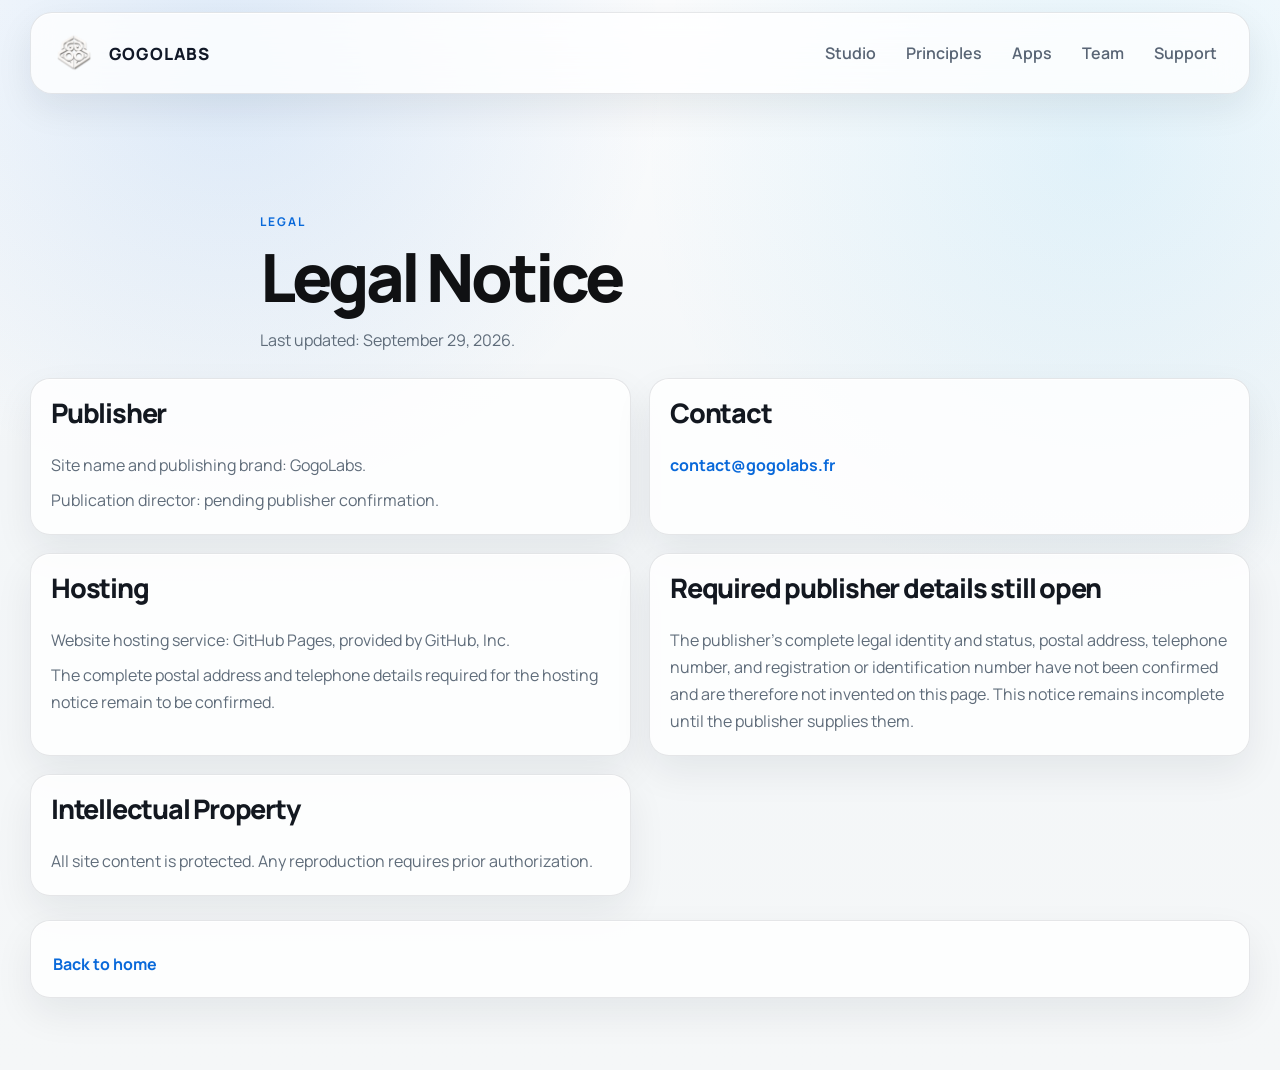
<file: legal-notice.html>
<!doctype html>
<html lang="en">
  <head>
    <meta charset="UTF-8" />
    <meta name="viewport" content="width=device-width, initial-scale=1.0" />
    <title>Legal Notice | GogoLabs</title>
    <meta name="description" content="Legal notice for gogolabs.fr" />
    <link rel="canonical" href="https://gogolabs.fr/legal-notice.html" />
    <link rel="alternate" hreflang="en" href="https://gogolabs.fr/legal-notice.html" />
    <link rel="alternate" hreflang="x-default" href="https://gogolabs.fr/legal-notice.html" />
    <meta property="og:type" content="article" />
    <meta property="og:site_name" content="GogoLabs" />
    <meta property="og:title" content="Legal Notice | GogoLabs" />
    <meta property="og:description" content="Legal notice and explicitly identified missing publisher details for gogolabs.fr." />
    <meta property="og:url" content="https://gogolabs.fr/legal-notice.html" />
    <meta property="og:image" content="https://gogolabs.fr/assets/gogolabs-logo.png" />
    <link rel="icon" type="image/png" href="/assets/favicon.png" />
    <link rel="apple-touch-icon" href="/assets/favicon.png" />
    <link rel="preconnect" href="https://fonts.googleapis.com" />
    <link rel="preconnect" href="https://fonts.gstatic.com" crossorigin />
    <link
      href="https://fonts.googleapis.com/css2?family=Bebas+Neue&family=Manrope:wght@400;500;600;700;800&display=swap"
      rel="stylesheet"
    />
    <link rel="stylesheet" href="style.css" />
    <script defer src="/analytics.js"></script>
  </head>
  <body>
    <main class="page">
      <header class="site-header" id="top">
        <div class="topbar">
          <a class="brand-lockup" href="/index.html#top" aria-label="GogoLabs home">
            <img
              class="brand-mark"
              src="assets/gogolabs-logo.png"
              alt="GogoLabs logo"
              width="900"
              height="900"
            />
            <span class="brand-name">GogoLabs</span>
          </a>

          <nav class="topnav" aria-label="Primary">
            <a href="/index.html#studio">Studio</a>
            <a href="/index.html#principles">Principles</a>
            <a href="/index.html#apps">Apps</a>
            <a href="/index.html#team">Team</a>
            <a href="/support/">Support</a>
          </nav>
        </div>
      </header>

      <section class="section legal-page">
        <div class="section-heading legal-heading">
          <p class="eyebrow">Legal</p>
          <h1>Legal Notice</h1>
          <p class="legal-lead">Last updated: September 29, 2026.</p>
        </div>

        <div class="legal-grid">
          <article class="legal-card">
            <h2>Publisher</h2>
            <p>Site name and publishing brand: GogoLabs.</p>
            <p>Publication director: pending publisher confirmation.</p>
          </article>

          <article class="legal-card">
            <h2>Contact</h2>
            <p><a href="mailto:contact@gogolabs.fr">contact@gogolabs.fr</a></p>
          </article>

          <article class="legal-card">
            <h2>Hosting</h2>
            <p>Website hosting service: GitHub Pages, provided by GitHub, Inc.</p>
            <p>The complete postal address and telephone details required for the hosting notice remain to be confirmed.</p>
          </article>

          <article class="legal-card legal-card-open">
            <h2>Required publisher details still open</h2>
            <p>
              The publisher's complete legal identity and status, postal address, telephone number,
              and registration or identification number have not been confirmed and are therefore
              not invented on this page. This notice remains incomplete until the publisher supplies them.
            </p>
          </article>

          <article class="legal-card">
            <h2>Intellectual Property</h2>
            <p>All site content is protected. Any reproduction requires prior authorization.</p>
          </article>
        </div>

        <div class="legal-meta">
          <a class="legal-back-link" href="/index.html">Back to home</a>
        </div>
      </section>
    </main>
  </body>
</html>
</file>
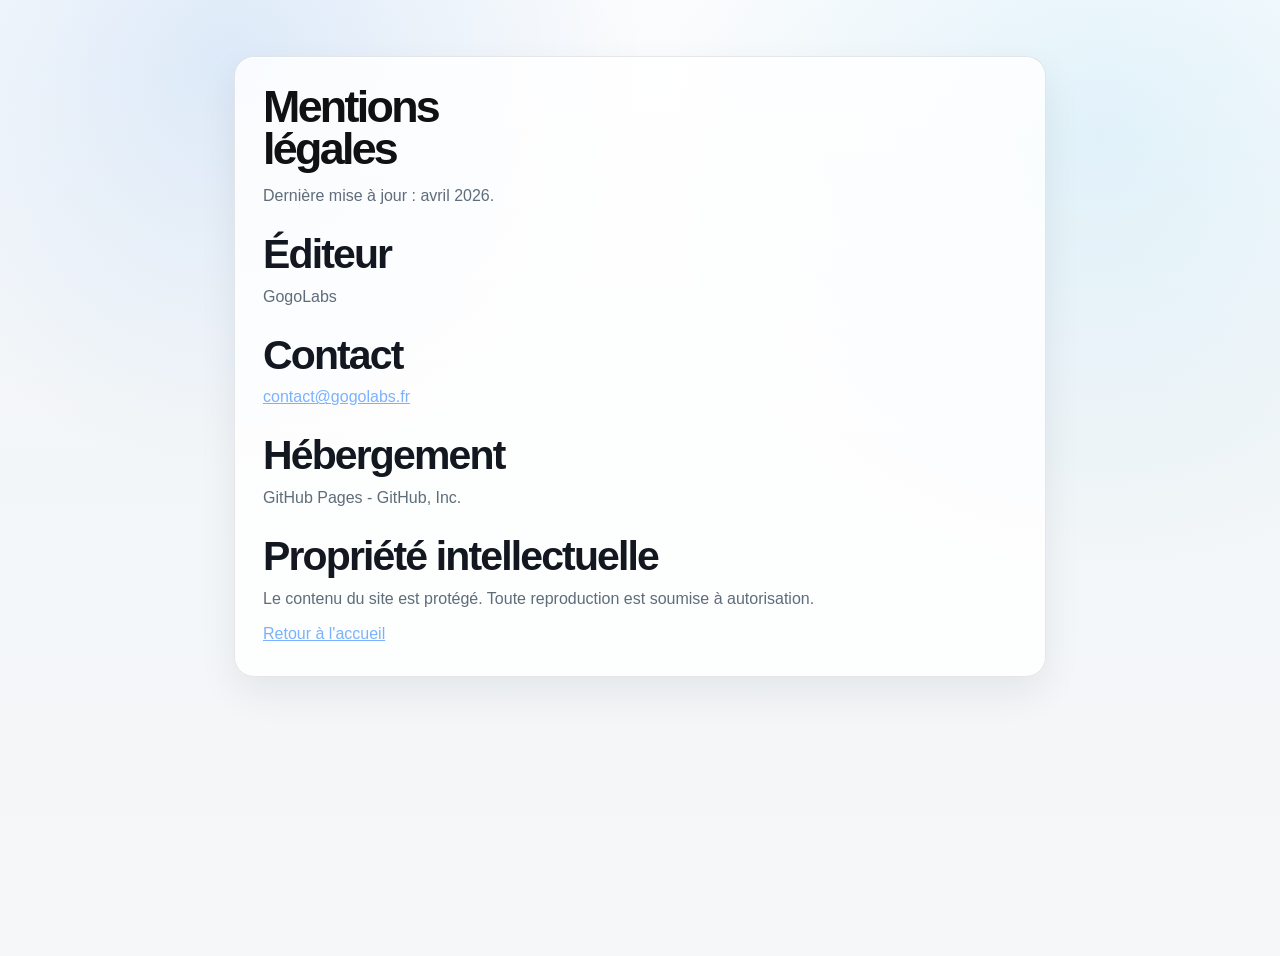
<file: mentions-legales.html>
<!doctype html>
<html lang="fr">
  <head>
    <meta charset="UTF-8" />
    <meta name="viewport" content="width=device-width, initial-scale=1.0" />
    <title>Mentions légales | GogoLabs</title>
    <meta name="description" content="Mentions légales du site gogolabs.fr" />
    <link rel="stylesheet" href="style.css" />
    <style>
      .legal {
        max-width: 860px;
        margin: 0 auto;
      }

      .legal h1 {
        margin: 0 0 14px;
        font-size: clamp(2rem, 5vw, 2.8rem);
      }

      .legal h2 {
        margin-top: 24px;
      }

      .legal p {
        margin-top: 8px;
      }

      .legal a {
        color: #7ab2ff;
      }
    </style>
  </head>
  <body>
    <main class="page legal">
      <section class="panel">
        <h1>Mentions légales</h1>
        <p>Dernière mise à jour : avril 2026.</p>
        <h2>Éditeur</h2>
        <p>GogoLabs</p>
        <h2>Contact</h2>
        <p><a href="mailto:contact@gogolabs.fr">contact@gogolabs.fr</a></p>
        <h2>Hébergement</h2>
        <p>GitHub Pages - GitHub, Inc.</p>
        <h2>Propriété intellectuelle</h2>
        <p>Le contenu du site est protégé. Toute reproduction est soumise à autorisation.</p>
        <p><a href="index.html">Retour à l'accueil</a></p>
      </section>
    </main>
  </body>
</html>
</file>
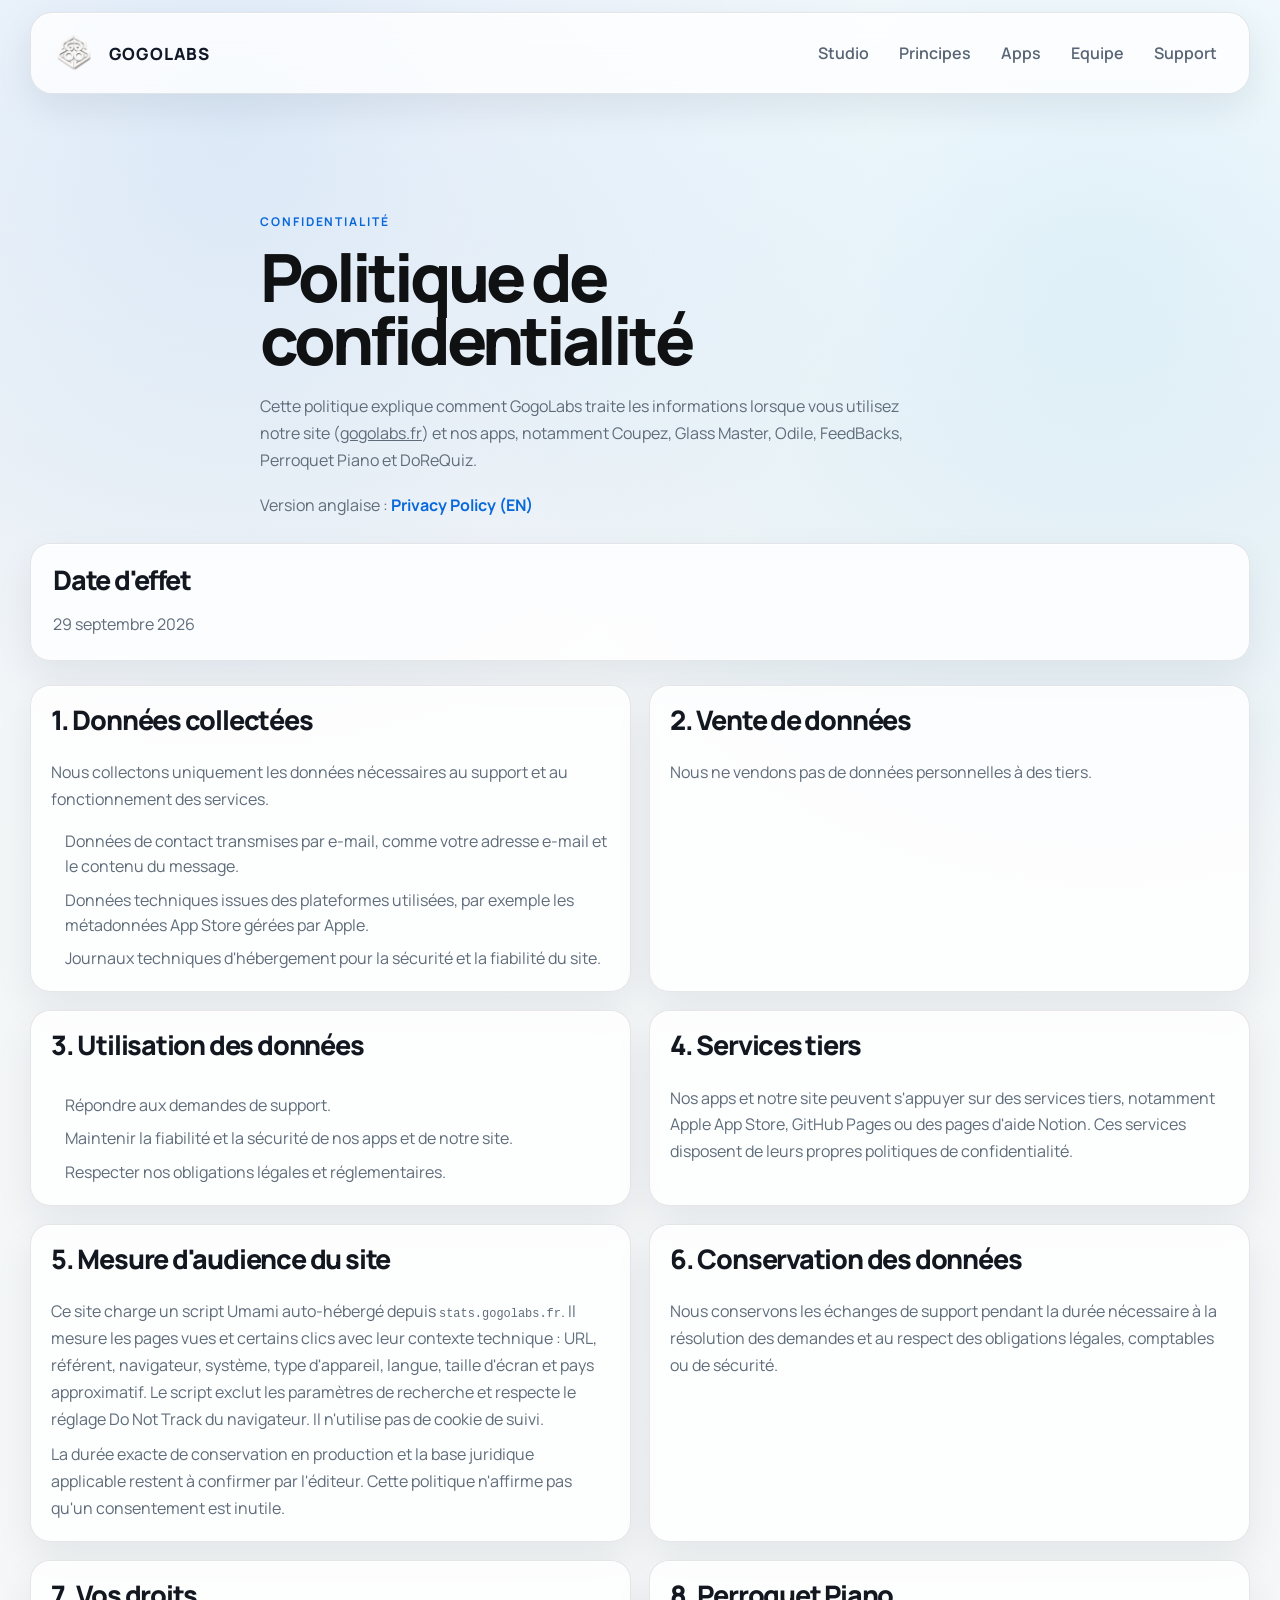
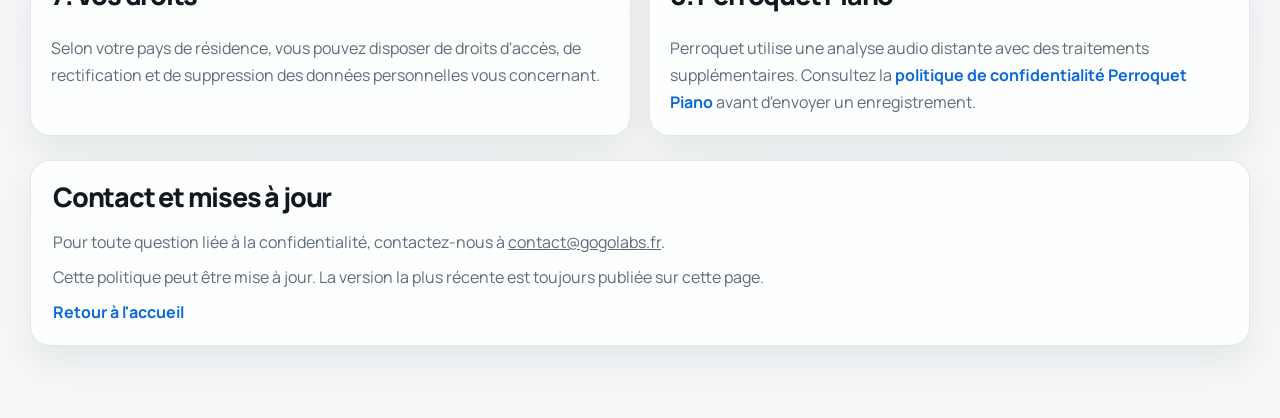
<file: privacy-policy-fr.html>
<!doctype html>
<html lang="fr">
  <head>
    <meta charset="UTF-8" />
    <meta name="viewport" content="width=device-width, initial-scale=1.0" />
    <title>Politique de confidentialité | GogoLabs</title>
    <meta name="description" content="Politique de confidentialité des produits et du site GogoLabs." />
    <link rel="canonical" href="https://gogolabs.fr/privacy-policy-fr.html" />
    <link rel="alternate" hreflang="fr" href="https://gogolabs.fr/privacy-policy-fr.html" />
    <link rel="alternate" hreflang="en" href="https://gogolabs.fr/privacy-policy.html" />
    <link rel="alternate" hreflang="x-default" href="https://gogolabs.fr/privacy-policy.html" />
    <meta property="og:type" content="article" />
    <meta property="og:site_name" content="GogoLabs" />
    <meta property="og:title" content="Politique de confidentialité | GogoLabs" />
    <meta property="og:description" content="Traitements liés au site, aux demandes de support et aux apps GogoLabs." />
    <meta property="og:url" content="https://gogolabs.fr/privacy-policy-fr.html" />
    <meta property="og:image" content="https://gogolabs.fr/assets/gogolabs-logo.png" />
    <link rel="icon" type="image/png" href="/assets/favicon.png" />
    <link rel="apple-touch-icon" href="/assets/favicon.png" />
    <link rel="preconnect" href="https://fonts.googleapis.com" />
    <link rel="preconnect" href="https://fonts.gstatic.com" crossorigin />
    <link
      href="https://fonts.googleapis.com/css2?family=Bebas+Neue&family=Lobster&family=Manrope:wght@400;500;600;700;800&display=swap"
      rel="stylesheet"
    />
    <link rel="stylesheet" href="style.css" />
    <script defer src="/analytics.js"></script>
  </head>
  <body>
    <main class="page">
      <header class="site-header" id="top">
        <div class="topbar">
          <a class="brand-lockup" href="/index.html#top" aria-label="Accueil GogoLabs">
            <img
              class="brand-mark"
              src="assets/gogolabs-logo.png"
              alt="Logo GogoLabs"
              width="900"
              height="900"
            />
            <span class="brand-name">GogoLabs</span>
          </a>

          <nav class="topnav" aria-label="Navigation principale">
            <a href="/index.html#studio">Studio</a>
            <a href="/index.html#principles">Principes</a>
            <a href="/index.html#apps">Apps</a>
            <a href="/index.html#team">Equipe</a>
            <a href="/support-fr.html">Support</a>
          </nav>
        </div>
      </header>

      <section class="section legal-page">
        <div class="section-heading legal-heading">
          <p class="eyebrow">Confidentialité</p>
          <h1>Politique de confidentialité</h1>
          <p class="legal-lead">
            Cette politique explique comment GogoLabs traite les informations lorsque vous utilisez
            notre site (<a href="https://gogolabs.fr">gogolabs.fr</a>) et nos apps, notamment
            Coupez, Glass Master, Odile, FeedBacks, Perroquet Piano et DoReQuiz.
          </p>
          <p class="support-lang-switch">
            Version anglaise :
            <a href="/privacy-policy.html" lang="en">Privacy Policy (EN)</a>
          </p>
        </div>

        <div class="legal-meta">
          <h2>Date d'effet</h2>
          <p>29 septembre 2026</p>
        </div>

        <div class="legal-grid">
          <article class="legal-card">
            <h2>1. Données collectées</h2>
            <p>Nous collectons uniquement les données nécessaires au support et au fonctionnement des services.</p>
            <ul class="app-list support-list">
              <li>Données de contact transmises par e-mail, comme votre adresse e-mail et le contenu du message.</li>
              <li>Données techniques issues des plateformes utilisées, par exemple les métadonnées App Store gérées par Apple.</li>
              <li>Journaux techniques d'hébergement pour la sécurité et la fiabilité du site.</li>
            </ul>
          </article>

          <article class="legal-card">
            <h2>2. Vente de données</h2>
            <p>Nous ne vendons pas de données personnelles à des tiers.</p>
          </article>

          <article class="legal-card">
            <h2>3. Utilisation des données</h2>
            <ul class="app-list support-list">
              <li>Répondre aux demandes de support.</li>
              <li>Maintenir la fiabilité et la sécurité de nos apps et de notre site.</li>
              <li>Respecter nos obligations légales et réglementaires.</li>
            </ul>
          </article>

          <article class="legal-card">
            <h2>4. Services tiers</h2>
            <p>
              Nos apps et notre site peuvent s'appuyer sur des services tiers, notamment Apple App Store,
              GitHub Pages ou des pages d'aide Notion. Ces services disposent de leurs propres politiques
              de confidentialité.
            </p>
          </article>

          <article class="legal-card">
            <h2>5. Mesure d'audience du site</h2>
            <p>
              Ce site charge un script Umami auto-hébergé depuis <code>stats.gogolabs.fr</code>.
              Il mesure les pages vues et certains clics avec leur contexte technique : URL,
              référent, navigateur, système, type d'appareil, langue, taille d'écran et pays
              approximatif. Le script exclut les paramètres de recherche et respecte le réglage
              Do Not Track du navigateur. Il n'utilise pas de cookie de suivi.
            </p>
            <p>
              La durée exacte de conservation en production et la base juridique applicable restent
              à confirmer par l'éditeur. Cette politique n'affirme pas qu'un consentement est inutile.
            </p>
          </article>

          <article class="legal-card">
            <h2>6. Conservation des données</h2>
            <p>
              Nous conservons les échanges de support pendant la durée nécessaire à la résolution des
              demandes et au respect des obligations légales, comptables ou de sécurité.
            </p>
          </article>

          <article class="legal-card">
            <h2>7. Vos droits</h2>
            <p>
              Selon votre pays de résidence, vous pouvez disposer de droits d'accès, de rectification
              et de suppression des données personnelles vous concernant.
            </p>
          </article>

          <article class="legal-card">
            <h2>8. Perroquet Piano</h2>
            <p>
              Perroquet utilise une analyse audio distante avec des traitements supplémentaires.
              Consultez la <a href="/perroquet/privacy/">politique de confidentialité Perroquet Piano</a>
              avant d'envoyer un enregistrement.
            </p>
          </article>
        </div>

        <div class="legal-meta">
          <h2>Contact et mises à jour</h2>
          <p>
            Pour toute question liée à la confidentialité, contactez-nous à
            <a href="mailto:contact@gogolabs.fr">contact@gogolabs.fr</a>.
          </p>
          <p>Cette politique peut être mise à jour. La version la plus récente est toujours publiée sur cette page.</p>
          <a class="legal-back-link" href="/index.html">Retour à l'accueil</a>
        </div>
      </section>
    </main>
  </body>
</html>
</file>
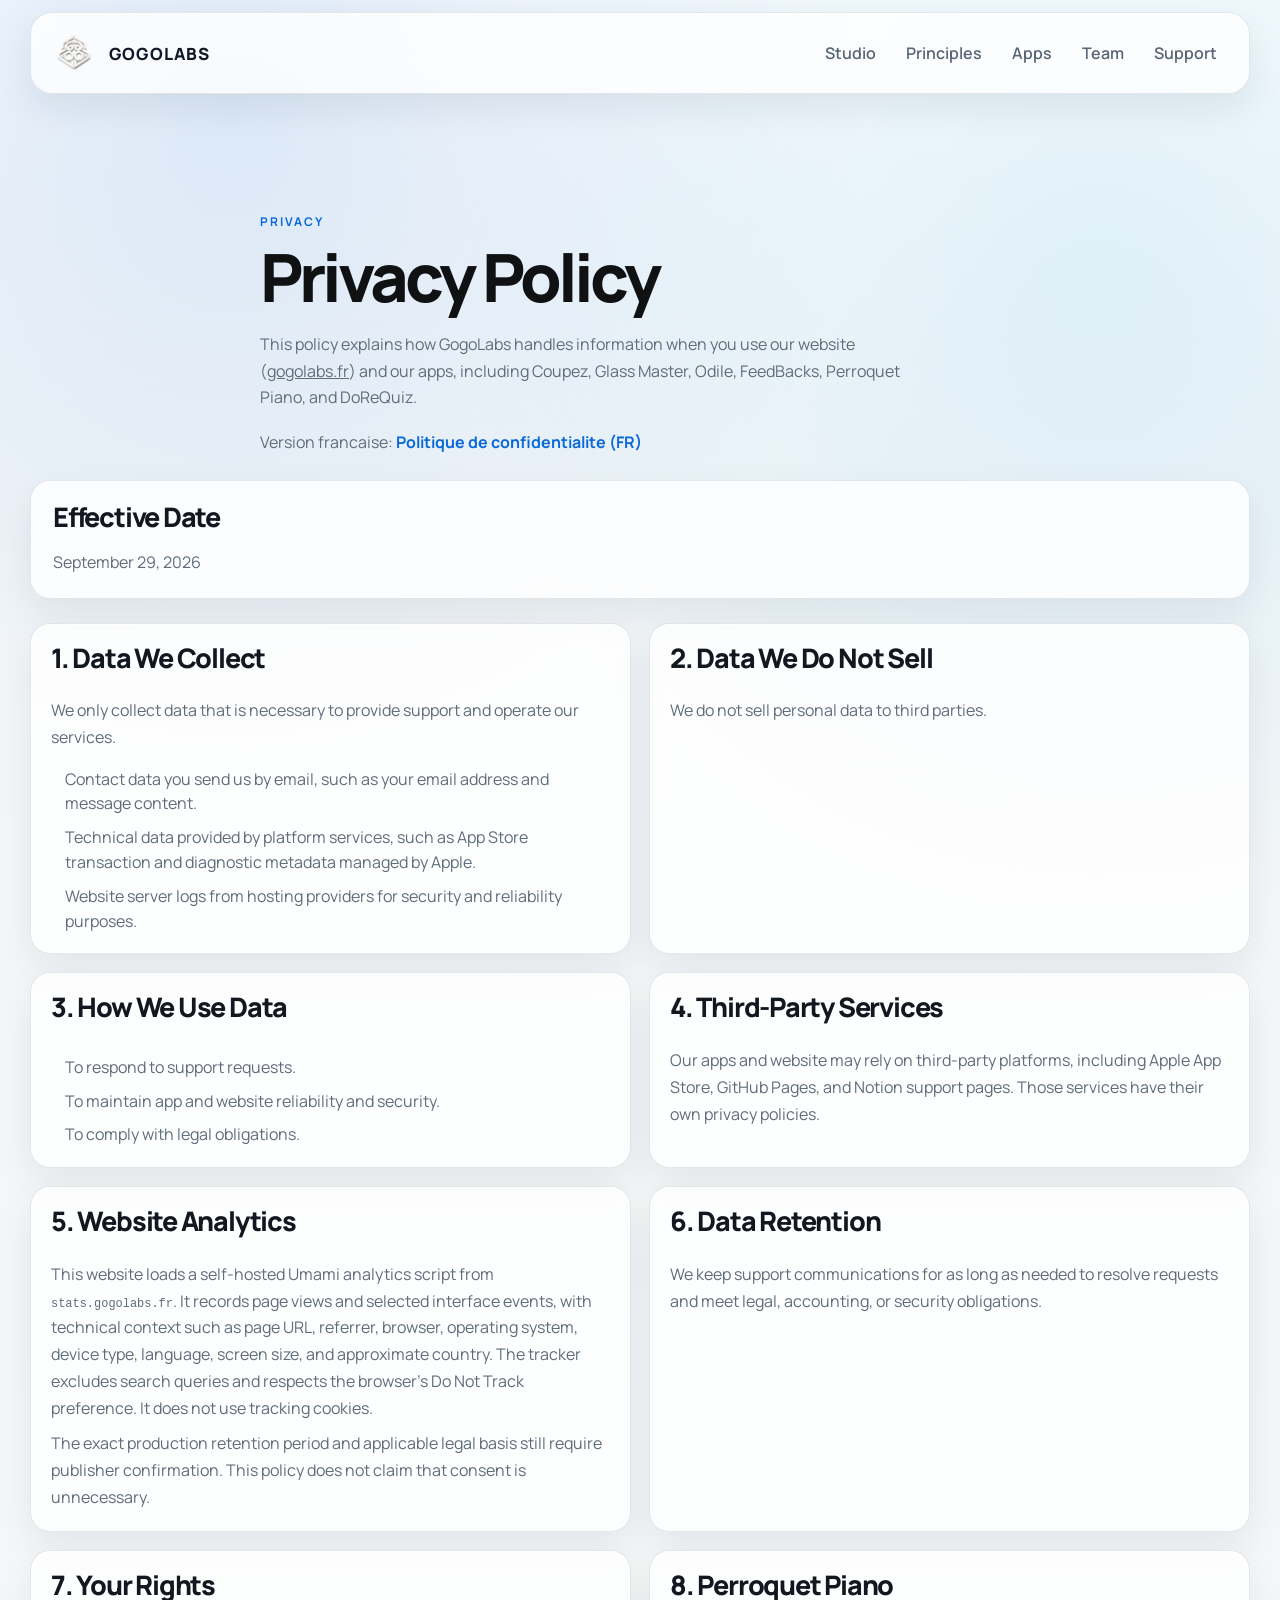
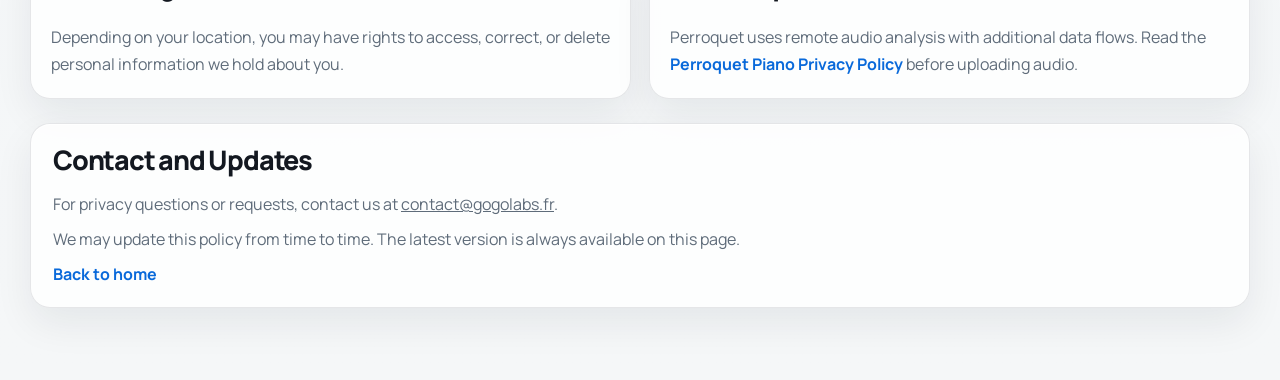
<file: privacy-policy.html>
<!doctype html>
<html lang="en">
  <head>
    <meta charset="UTF-8" />
    <meta name="viewport" content="width=device-width, initial-scale=1.0" />
    <title>Privacy Policy | GogoLabs</title>
    <meta name="description" content="Privacy Policy for GogoLabs products and website." />
    <link rel="canonical" href="https://gogolabs.fr/privacy-policy.html" />
    <link rel="alternate" hreflang="en" href="https://gogolabs.fr/privacy-policy.html" />
    <link rel="alternate" hreflang="fr" href="https://gogolabs.fr/privacy-policy-fr.html" />
    <link rel="alternate" hreflang="x-default" href="https://gogolabs.fr/privacy-policy.html" />
    <meta property="og:type" content="article" />
    <meta property="og:site_name" content="GogoLabs" />
    <meta property="og:title" content="Privacy Policy | GogoLabs" />
    <meta property="og:description" content="How GogoLabs handles website analytics, support data, and app-specific processing." />
    <meta property="og:url" content="https://gogolabs.fr/privacy-policy.html" />
    <meta property="og:image" content="https://gogolabs.fr/assets/gogolabs-logo.png" />
    <link rel="icon" type="image/png" href="/assets/favicon.png" />
    <link rel="apple-touch-icon" href="/assets/favicon.png" />
    <link rel="preconnect" href="https://fonts.googleapis.com" />
    <link rel="preconnect" href="https://fonts.gstatic.com" crossorigin />
    <link
      href="https://fonts.googleapis.com/css2?family=Bebas+Neue&family=Lobster&family=Manrope:wght@400;500;600;700;800&display=swap"
      rel="stylesheet"
    />
    <link rel="stylesheet" href="style.css" />
    <script defer src="/analytics.js"></script>
  </head>
  <body>
    <main class="page">
      <header class="site-header" id="top">
        <div class="topbar">
          <a class="brand-lockup" href="/index.html#top" aria-label="GogoLabs home">
            <img
              class="brand-mark"
              src="assets/gogolabs-logo.png"
              alt="GogoLabs logo"
              width="900"
              height="900"
            />
            <span class="brand-name">GogoLabs</span>
          </a>

          <nav class="topnav" aria-label="Primary">
            <a href="/index.html#studio">Studio</a>
            <a href="/index.html#principles">Principles</a>
            <a href="/index.html#apps">Apps</a>
            <a href="/index.html#team">Team</a>
            <a href="/support/">Support</a>
          </nav>
        </div>
      </header>

      <section class="section legal-page">
        <div class="section-heading legal-heading">
          <p class="eyebrow">Privacy</p>
          <h1>Privacy Policy</h1>
          <p class="legal-lead">
            This policy explains how GogoLabs handles information when you use our website
            (<a href="https://gogolabs.fr">gogolabs.fr</a>) and our apps, including Coupez,
            Glass Master, Odile, FeedBacks, Perroquet Piano, and DoReQuiz.
          </p>
          <p class="support-lang-switch">
            Version francaise:
            <a href="/privacy-policy-fr.html" lang="fr">Politique de confidentialite (FR)</a>
          </p>
        </div>

        <div class="legal-meta">
          <h2>Effective Date</h2>
          <p>September 29, 2026</p>
        </div>

        <div class="legal-grid">
          <article class="legal-card">
            <h2>1. Data We Collect</h2>
            <p>We only collect data that is necessary to provide support and operate our services.</p>
            <ul class="app-list support-list">
              <li>Contact data you send us by email, such as your email address and message content.</li>
              <li>Technical data provided by platform services, such as App Store transaction and diagnostic metadata managed by Apple.</li>
              <li>Website server logs from hosting providers for security and reliability purposes.</li>
            </ul>
          </article>

          <article class="legal-card">
            <h2>2. Data We Do Not Sell</h2>
            <p>We do not sell personal data to third parties.</p>
          </article>

          <article class="legal-card">
            <h2>3. How We Use Data</h2>
            <ul class="app-list support-list">
              <li>To respond to support requests.</li>
              <li>To maintain app and website reliability and security.</li>
              <li>To comply with legal obligations.</li>
            </ul>
          </article>

          <article class="legal-card">
            <h2>4. Third-Party Services</h2>
            <p>
              Our apps and website may rely on third-party platforms, including Apple App Store,
              GitHub Pages, and Notion support pages. Those services have their own privacy policies.
            </p>
          </article>

          <article class="legal-card">
            <h2>5. Website Analytics</h2>
            <p>
              This website loads a self-hosted Umami analytics script from
              <code>stats.gogolabs.fr</code>. It records page views and selected interface events,
              with technical context such as page URL, referrer, browser, operating system, device
              type, language, screen size, and approximate country. The tracker excludes search
              queries and respects the browser's Do Not Track preference. It does not use tracking cookies.
            </p>
            <p>
              The exact production retention period and applicable legal basis still require
              publisher confirmation. This policy does not claim that consent is unnecessary.
            </p>
          </article>

          <article class="legal-card">
            <h2>6. Data Retention</h2>
            <p>
              We keep support communications for as long as needed to resolve requests and meet
              legal, accounting, or security obligations.
            </p>
          </article>

          <article class="legal-card">
            <h2>7. Your Rights</h2>
            <p>
              Depending on your location, you may have rights to access, correct, or delete personal
              information we hold about you.
            </p>
          </article>

          <article class="legal-card">
            <h2>8. Perroquet Piano</h2>
            <p>
              Perroquet uses remote audio analysis with additional data flows. Read the
              <a href="/perroquet/privacy/">Perroquet Piano Privacy Policy</a> before uploading audio.
            </p>
          </article>
        </div>

        <div class="legal-meta">
          <h2>Contact and Updates</h2>
          <p>
            For privacy questions or requests, contact us at
            <a href="mailto:contact@gogolabs.fr">contact@gogolabs.fr</a>.
          </p>
          <p>We may update this policy from time to time. The latest version is always available on this page.</p>
          <a class="legal-back-link" href="/index.html">Back to home</a>
        </div>
      </section>
    </main>
  </body>
</html>
</file>
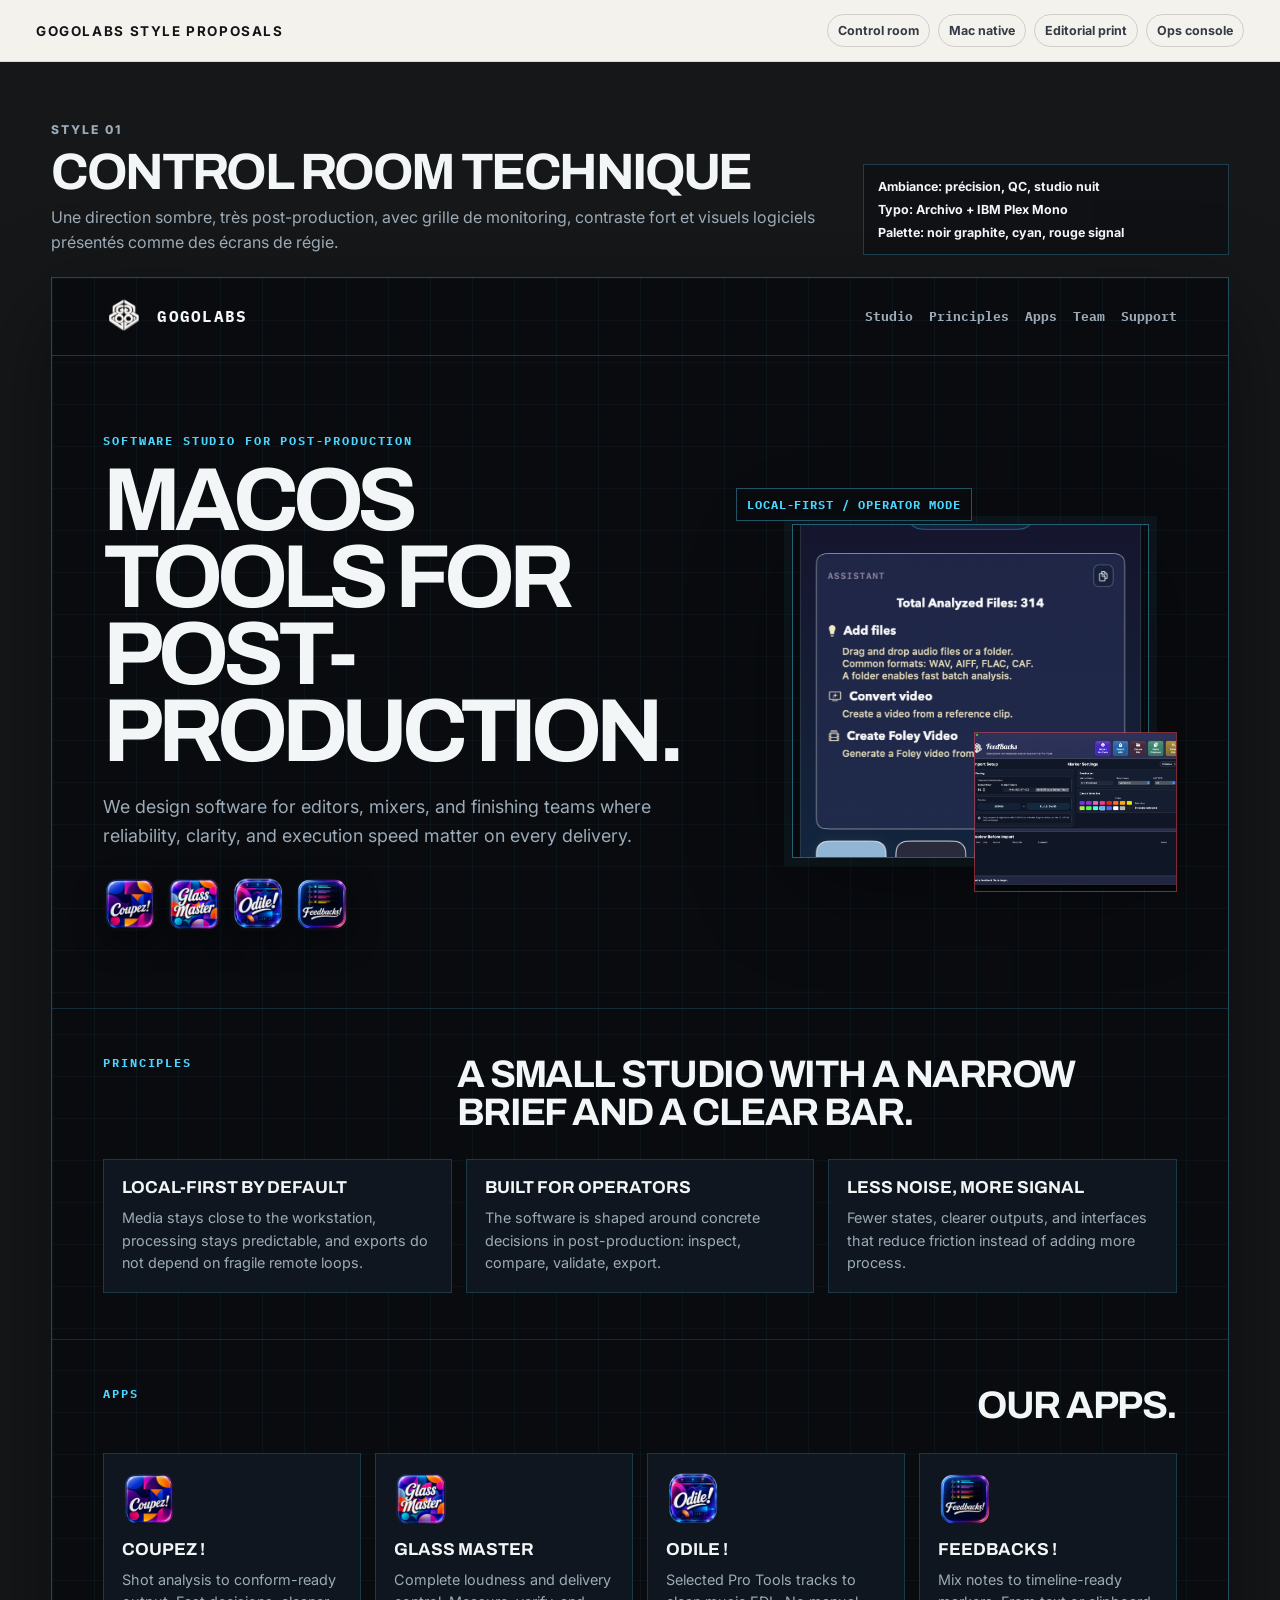
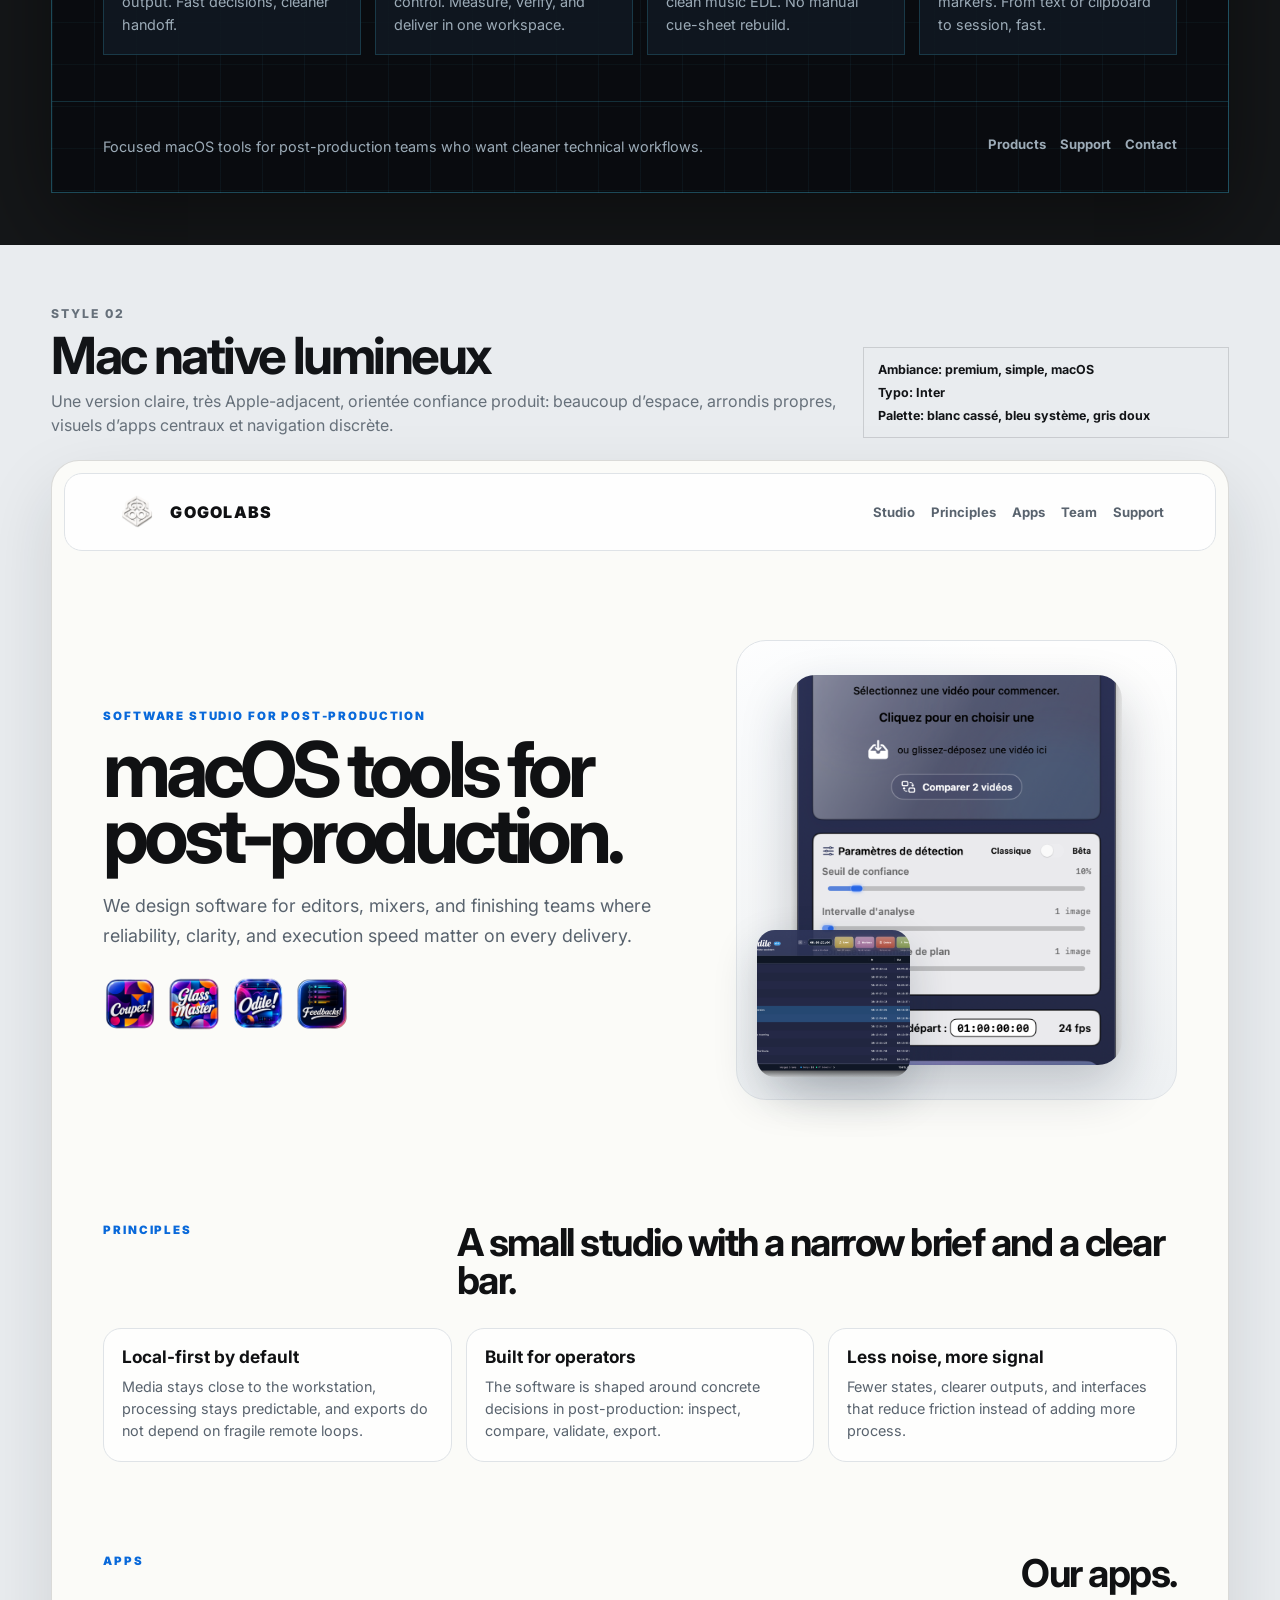
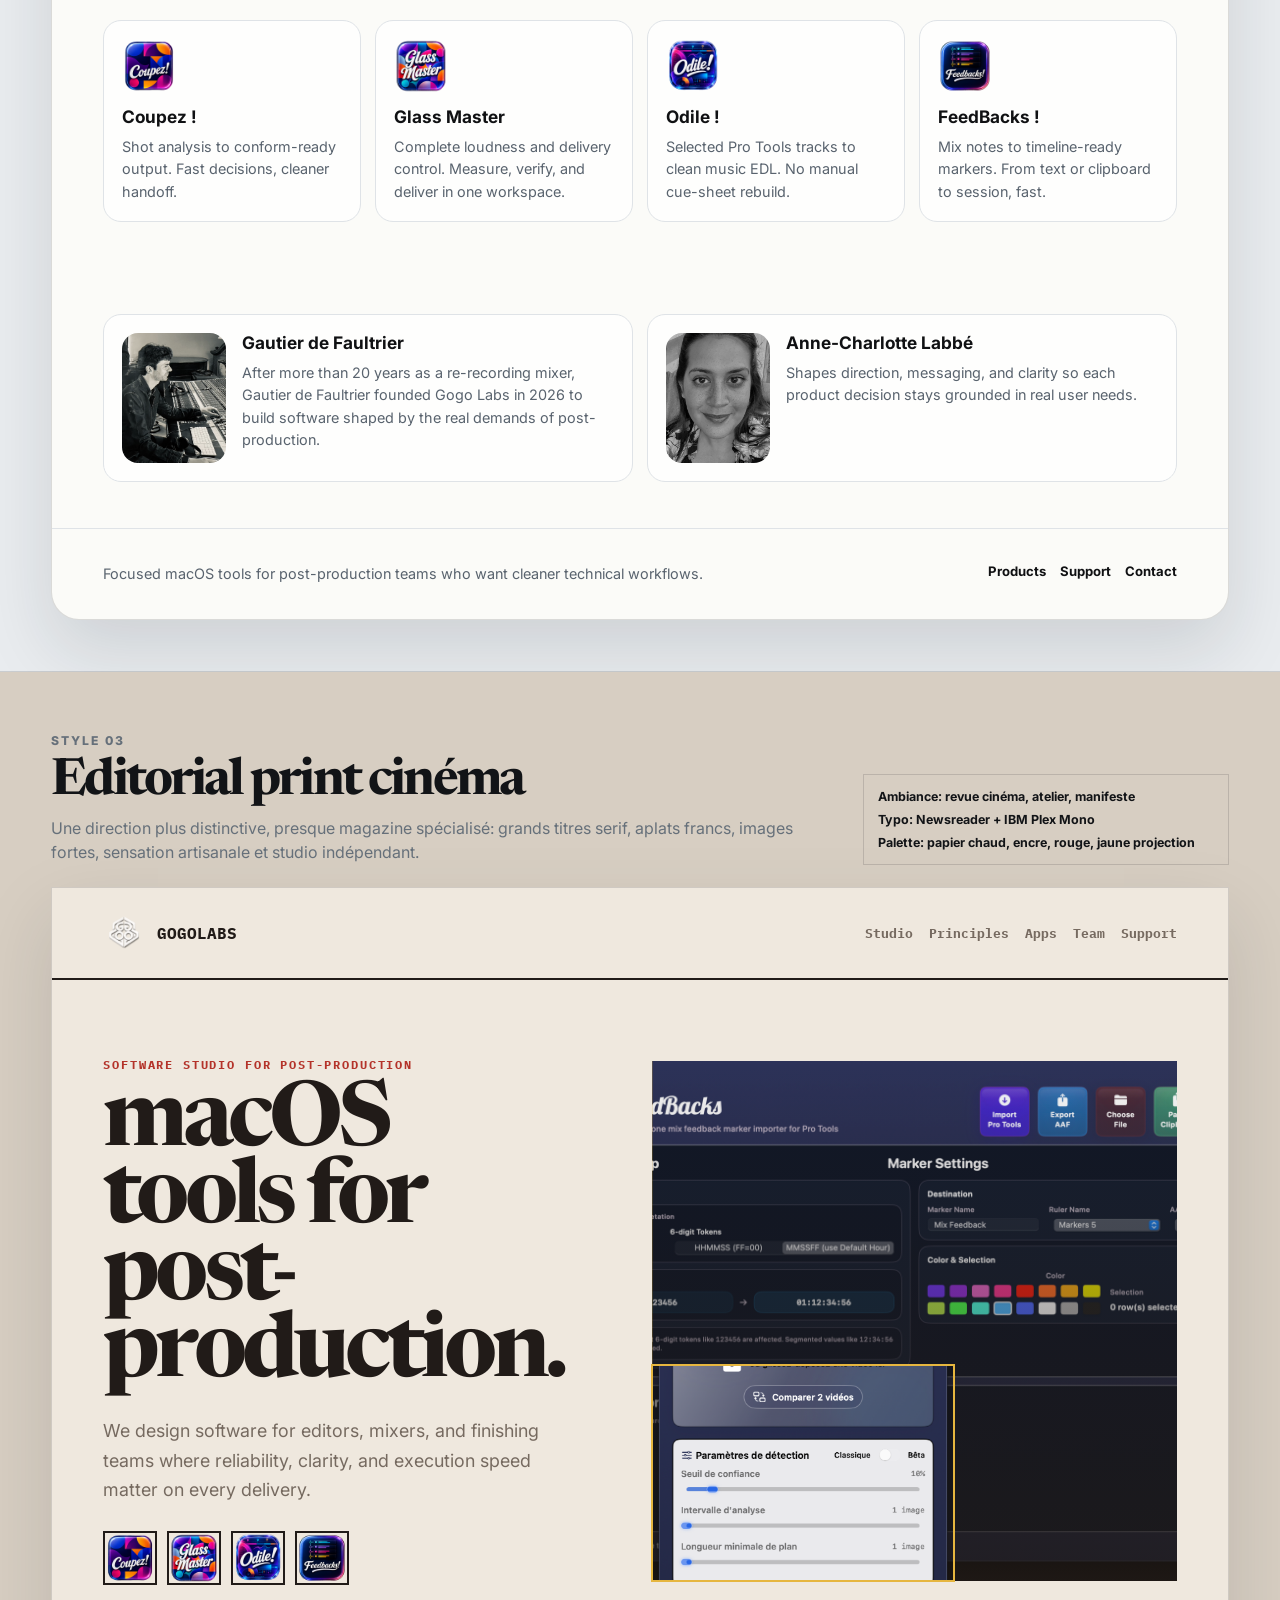
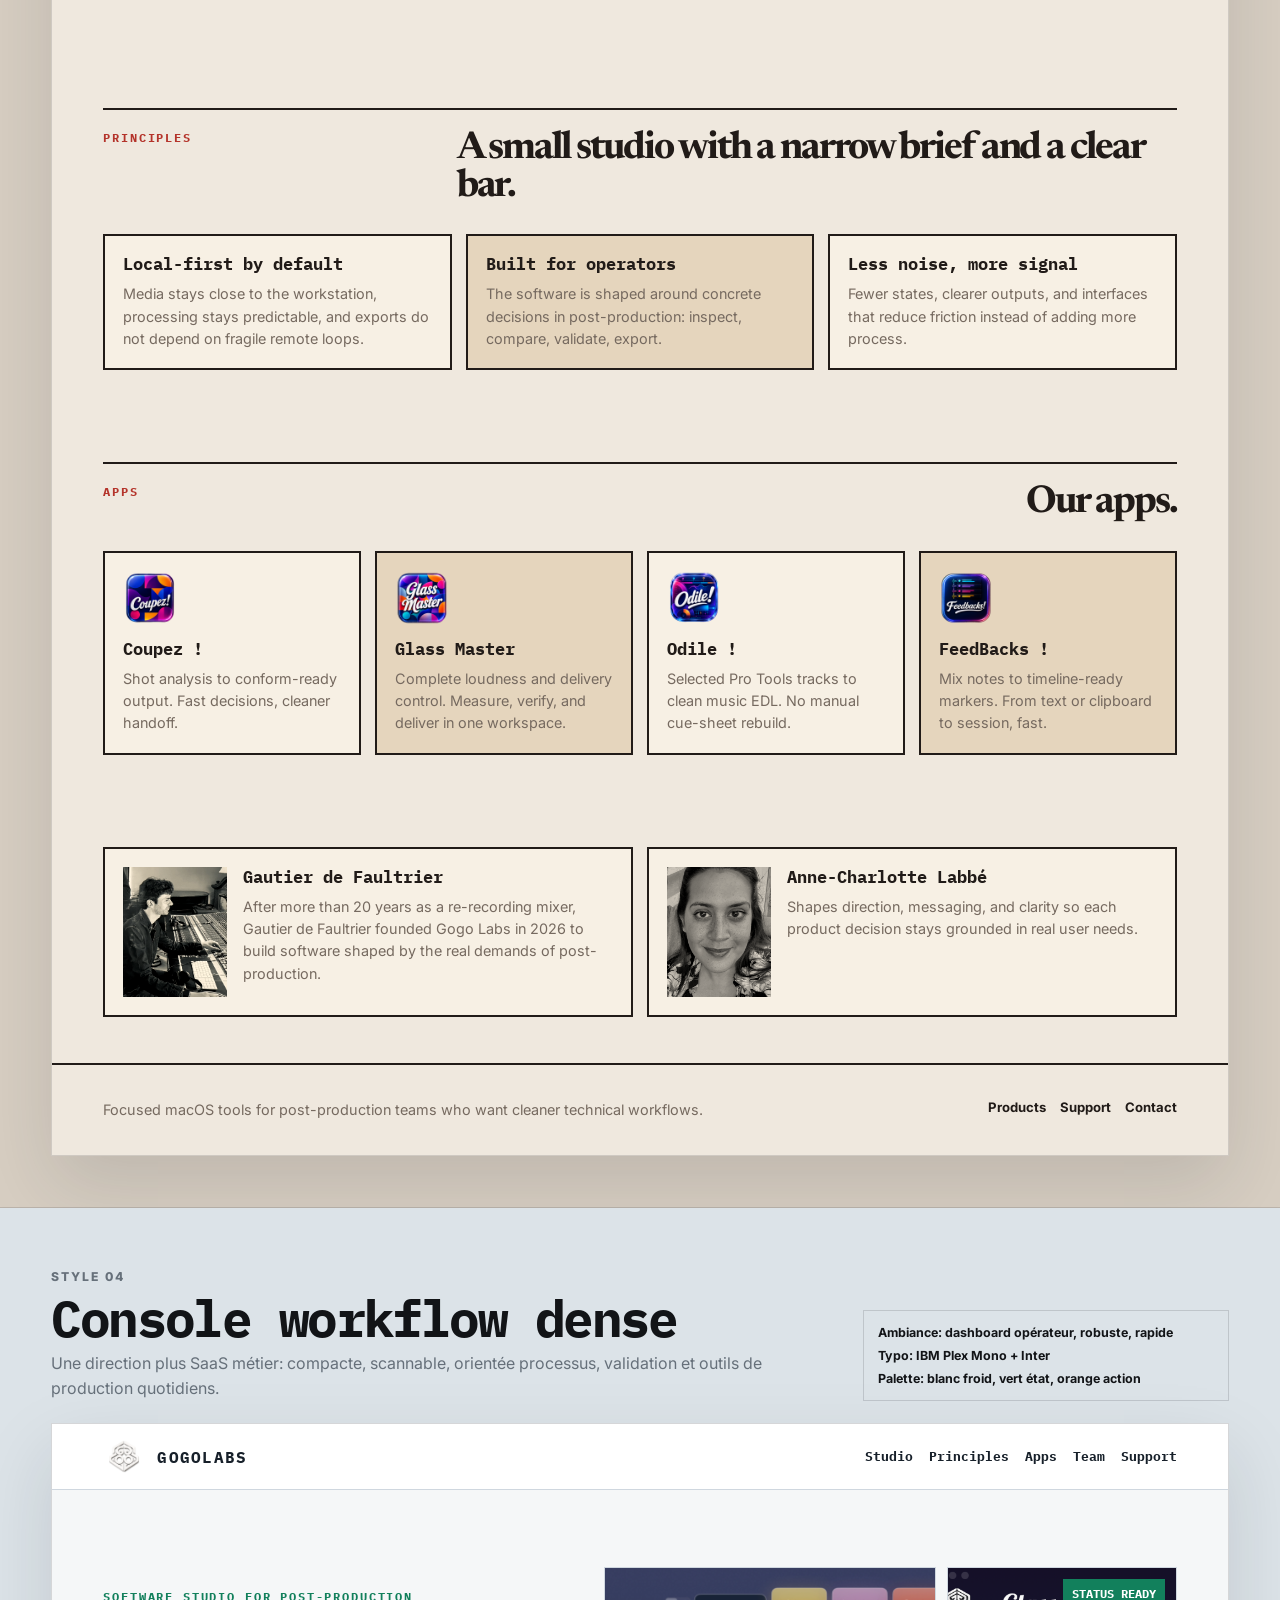
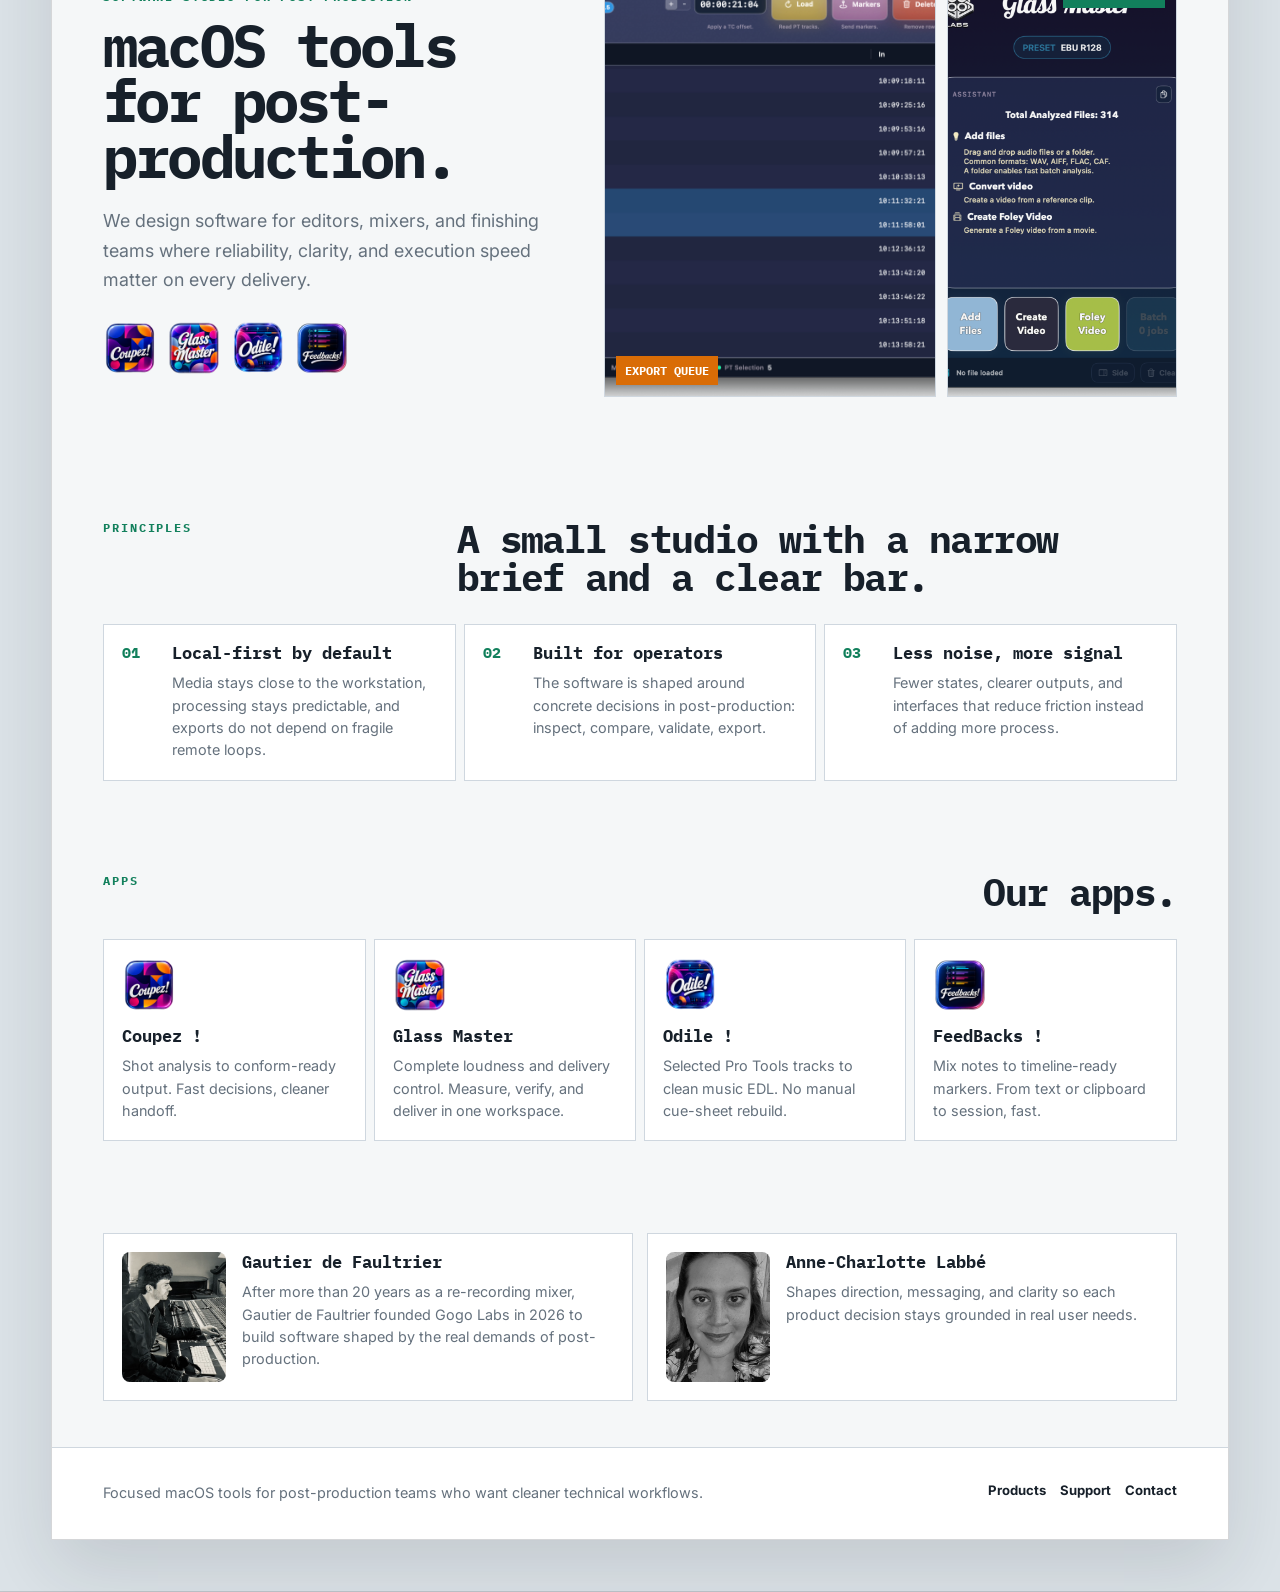
<file: style-proposals.html>
<!doctype html>
<html lang="en">
  <head>
    <meta charset="UTF-8" />
    <meta name="viewport" content="width=device-width, initial-scale=1.0" />
    <title>GogoLabs Style Proposals</title>
    <link rel="preconnect" href="https://fonts.googleapis.com" />
    <link rel="preconnect" href="https://fonts.gstatic.com" crossorigin />
    <link
      href="https://fonts.googleapis.com/css2?family=Archivo:wght@500;700;900&family=IBM+Plex+Mono:wght@400;500;700&family=Inter:wght@400;500;600;700;800&family=Newsreader:opsz,wght@6..72,500;6..72,700;6..72,800&display=swap"
      rel="stylesheet"
    />
    <style>
      :root {
        color-scheme: light;
        --ink: #121417;
        --muted: #66707a;
        --line: rgba(18, 20, 23, 0.14);
        --page: #f4f2ed;
      }

      * {
        box-sizing: border-box;
      }

      html {
        scroll-behavior: smooth;
      }

      body {
        margin: 0;
        background: var(--page);
        color: var(--ink);
        font-family: Inter, system-ui, sans-serif;
      }

      img {
        display: block;
        max-width: 100%;
      }

      a {
        color: inherit;
      }

      .proposal-index {
        position: sticky;
        top: 0;
        z-index: 20;
        display: flex;
        align-items: center;
        justify-content: space-between;
        gap: 20px;
        padding: 14px clamp(18px, 3vw, 36px);
        border-bottom: 1px solid rgba(18, 20, 23, 0.12);
        background: rgba(244, 242, 237, 0.9);
        backdrop-filter: blur(14px);
      }

      .proposal-index strong {
        font-size: 0.84rem;
        letter-spacing: 0.12em;
        text-transform: uppercase;
      }

      .proposal-index nav {
        display: flex;
        flex-wrap: wrap;
        gap: 8px;
        justify-content: flex-end;
      }

      .proposal-index a {
        padding: 8px 10px;
        border: 1px solid rgba(18, 20, 23, 0.16);
        border-radius: 999px;
        text-decoration: none;
        color: #343b44;
        font-size: 0.78rem;
        font-weight: 700;
      }

      .proposal {
        min-height: 100vh;
        padding: clamp(24px, 4vw, 52px);
        border-bottom: 1px solid rgba(18, 20, 23, 0.14);
      }

      .proposal-meta {
        display: grid;
        grid-template-columns: minmax(0, 0.82fr) minmax(260px, 0.38fr);
        gap: 22px;
        align-items: end;
        max-width: 1320px;
        margin: 0 auto 22px;
      }

      .proposal-meta p {
        margin: 8px 0 0;
        color: var(--muted);
        line-height: 1.55;
      }

      .proposal-label {
        margin: 0;
        color: var(--muted);
        font-size: 0.76rem;
        font-weight: 800;
        letter-spacing: 0.16em;
        text-transform: uppercase;
      }

      .proposal-title {
        margin: 8px 0 0;
        font-size: clamp(2rem, 4vw, 4rem);
        line-height: 0.96;
        letter-spacing: -0.05em;
      }

      .proposal-notes {
        display: grid;
        gap: 8px;
        padding: 14px;
        border: 1px solid var(--line);
      }

      .proposal-notes span {
        font-size: 0.78rem;
        font-weight: 700;
      }

      .mock-site {
        max-width: 1320px;
        margin: 0 auto;
        overflow: hidden;
        border: 1px solid rgba(18, 20, 23, 0.14);
        background: #fff;
        box-shadow: 0 30px 70px rgba(25, 29, 36, 0.13);
      }

      .mock-topbar,
      .mock-hero,
      .mock-band,
      .mock-footer {
        padding-inline: clamp(20px, 4vw, 56px);
      }

      .mock-topbar {
        min-height: 78px;
        display: flex;
        align-items: center;
        justify-content: space-between;
        gap: 18px;
      }

      .mock-brand {
        display: flex;
        align-items: center;
        gap: 12px;
        font-weight: 900;
        letter-spacing: 0.08em;
        text-transform: uppercase;
      }

      .mock-brand img {
        width: 42px;
        height: 42px;
      }

      .mock-nav {
        display: flex;
        gap: 16px;
        color: inherit;
        font-size: 0.82rem;
        font-weight: 700;
      }

      .mock-nav span {
        white-space: nowrap;
      }

      .mock-hero {
        display: grid;
        grid-template-columns: minmax(0, 0.8fr) minmax(320px, 0.62fr);
        gap: clamp(28px, 5vw, 70px);
        align-items: center;
        min-height: 560px;
        padding-block: clamp(34px, 6vw, 82px);
      }

      .eyebrow {
        margin: 0 0 14px;
        font-size: 0.72rem;
        font-weight: 900;
        letter-spacing: 0.16em;
        text-transform: uppercase;
      }

      h1,
      h2,
      h3,
      p {
        margin: 0;
      }

      .mock-hero h1 {
        max-width: 10ch;
        font-size: clamp(3rem, 7vw, 7.8rem);
        line-height: 0.86;
        letter-spacing: -0.07em;
      }

      .mock-lead {
        max-width: 58ch;
        margin-top: 22px;
        font-size: clamp(1rem, 1.4vw, 1.18rem);
        line-height: 1.65;
      }

      .mock-visual {
        position: relative;
        min-height: 420px;
      }

      .app-shot {
        position: absolute;
        overflow: hidden;
      }

      .app-shot img {
        width: 100%;
        height: 100%;
        object-fit: cover;
      }

      .icon-row {
        display: flex;
        gap: 10px;
        margin-top: 26px;
      }

      .icon-row img {
        width: 54px;
        height: 54px;
      }

      .mock-band {
        padding-block: 46px;
      }

      .mock-section-head {
        display: flex;
        justify-content: space-between;
        gap: 24px;
        margin-bottom: 28px;
      }

      .mock-section-head h2 {
        max-width: 720px;
        font-size: clamp(1.8rem, 3vw, 3rem);
        line-height: 1;
        letter-spacing: -0.04em;
      }

      .principle-grid,
      .product-grid,
      .team-grid {
        display: grid;
        gap: 14px;
      }

      .principle-grid {
        grid-template-columns: repeat(3, minmax(0, 1fr));
      }

      .product-grid {
        grid-template-columns: repeat(4, minmax(0, 1fr));
      }

      .team-grid {
        grid-template-columns: repeat(2, minmax(0, 1fr));
      }

      .principle-card,
      .product-card,
      .team-card {
        min-width: 0;
        padding: 18px;
      }

      .principle-card h3,
      .product-card h3,
      .team-card h3 {
        margin-bottom: 10px;
        font-size: 1.08rem;
        line-height: 1.1;
      }

      .principle-card p,
      .product-card p,
      .team-card p,
      .mock-footer p {
        color: inherit;
        font-size: 0.9rem;
        line-height: 1.55;
      }

      .product-card img {
        width: 54px;
        height: 54px;
        margin-bottom: 14px;
      }

      .team-card {
        display: grid;
        grid-template-columns: 104px minmax(0, 1fr);
        gap: 16px;
        align-items: start;
      }

      .team-card img {
        width: 104px;
        aspect-ratio: 4 / 5;
        object-fit: cover;
      }

      .mock-footer {
        display: flex;
        justify-content: space-between;
        gap: 20px;
        padding-block: 34px;
      }

      .mock-footer-links {
        display: flex;
        flex-wrap: wrap;
        gap: 14px;
        font-size: 0.82rem;
        font-weight: 700;
      }

      .style-a {
        --a-bg: #090b0f;
        --a-panel: #111821;
        --a-text: #f3f6f7;
        --a-muted: #9cabb7;
        --a-cyan: #4bd6ff;
        --a-red: #ff5161;
        background: #151719;
      }

      .style-a .proposal-title {
        color: var(--a-text);
      }

      .style-a .proposal-meta p,
      .style-a .proposal-notes {
        color: var(--a-muted);
      }

      .style-a .proposal-notes {
        border-color: rgba(75, 214, 255, 0.24);
        background: rgba(9, 11, 15, 0.45);
      }

      .style-a .proposal-notes span {
        color: var(--a-text);
      }

      .style-a .mock-site {
        background:
          linear-gradient(90deg, rgba(75, 214, 255, 0.05) 1px, transparent 1px),
          linear-gradient(180deg, rgba(75, 214, 255, 0.04) 1px, transparent 1px),
          var(--a-bg);
        background-size: 42px 42px;
        color: var(--a-text);
        border-color: rgba(75, 214, 255, 0.3);
        box-shadow: 0 30px 90px rgba(0, 0, 0, 0.45);
      }

      .style-a .mock-topbar {
        border-bottom: 1px solid rgba(75, 214, 255, 0.24);
        font-family: "IBM Plex Mono", monospace;
      }

      .style-a .mock-nav,
      .style-a .mock-lead,
      .style-a .principle-card p,
      .style-a .product-card p,
      .style-a .team-card p,
      .style-a .mock-footer p {
        color: var(--a-muted);
      }

      .style-a .eyebrow,
      .style-a .mock-section-head .eyebrow {
        color: var(--a-cyan);
        font-family: "IBM Plex Mono", monospace;
      }

      .style-a h1,
      .style-a h2,
      .style-a h3 {
        font-family: Archivo, Inter, sans-serif;
        text-transform: uppercase;
      }

      .style-a .mock-visual::before {
        content: "LOCAL-FIRST / OPERATOR MODE";
        position: absolute;
        left: 0;
        top: 16px;
        z-index: 2;
        padding: 8px 10px;
        border: 1px solid rgba(75, 214, 255, 0.36);
        background: rgba(9, 11, 15, 0.78);
        color: var(--a-cyan);
        font: 700 0.72rem "IBM Plex Mono", monospace;
        letter-spacing: 0.08em;
      }

      .style-a .app-shot.main {
        inset: 52px 28px 34px 56px;
        border: 1px solid rgba(75, 214, 255, 0.42);
        box-shadow: 0 0 0 8px rgba(75, 214, 255, 0.05), 0 28px 90px rgba(0, 0, 0, 0.42);
      }

      .style-a .app-shot.secondary {
        right: 0;
        bottom: 0;
        width: 46%;
        height: 38%;
        border: 1px solid rgba(255, 81, 97, 0.48);
      }

      .style-a .icon-row img {
        border-radius: 14px;
        box-shadow: 0 12px 30px rgba(0, 0, 0, 0.42);
      }

      .style-a .mock-band {
        border-top: 1px solid rgba(75, 214, 255, 0.16);
      }

      .style-a .principle-card,
      .style-a .product-card,
      .style-a .team-card {
        border: 1px solid rgba(75, 214, 255, 0.18);
        background: rgba(17, 24, 33, 0.88);
      }

      .style-a .team-card img {
        filter: grayscale(1) contrast(1.1);
      }

      .style-a .mock-footer {
        border-top: 1px solid rgba(75, 214, 255, 0.18);
        color: var(--a-muted);
      }

      .style-b {
        --b-bg: #fbfbf8;
        --b-paper: #ffffff;
        --b-text: #101113;
        --b-muted: #59636e;
        --b-line: #dfe3e7;
        --b-blue: #0969da;
        background: #e9ecef;
      }

      .style-b .mock-site {
        background: var(--b-bg);
        color: var(--b-text);
        border-radius: 28px;
      }

      .style-b .mock-topbar {
        margin: 12px;
        border: 1px solid var(--b-line);
        border-radius: 18px;
        background: rgba(255, 255, 255, 0.82);
      }

      .style-b .mock-nav,
      .style-b .mock-lead,
      .style-b .principle-card p,
      .style-b .product-card p,
      .style-b .team-card p,
      .style-b .mock-footer p {
        color: var(--b-muted);
      }

      .style-b .eyebrow {
        color: var(--b-blue);
      }

      .style-b .mock-hero h1 {
        max-width: 11ch;
        font-size: clamp(3rem, 6vw, 6.2rem);
      }

      .style-b .mock-visual {
        min-height: 460px;
        border-radius: 30px;
        background:
          linear-gradient(180deg, rgba(255, 255, 255, 0.86), rgba(233, 237, 241, 0.74)),
          radial-gradient(circle at 24% 18%, rgba(9, 105, 218, 0.13), transparent 36%);
        border: 1px solid var(--b-line);
      }

      .style-b .app-shot.main {
        inset: 34px 54px 34px 54px;
        border-radius: 24px;
        box-shadow: 0 22px 50px rgba(26, 38, 54, 0.22);
      }

      .style-b .app-shot.secondary {
        left: 20px;
        bottom: 22px;
        width: 35%;
        height: 32%;
        border-radius: 18px;
        box-shadow: 0 18px 44px rgba(26, 38, 54, 0.2);
      }

      .style-b .icon-row img,
      .style-b .product-card img {
        border-radius: 14px;
      }

      .style-b .principle-card,
      .style-b .product-card,
      .style-b .team-card {
        border: 1px solid var(--b-line);
        border-radius: 18px;
        background: rgba(255, 255, 255, 0.78);
      }

      .style-b .team-card img {
        border-radius: 16px;
      }

      .style-b .mock-footer {
        border-top: 1px solid var(--b-line);
      }

      .style-c {
        --c-bg: #efe8de;
        --c-ink: #211b18;
        --c-muted: #766a60;
        --c-red: #b4332a;
        --c-yellow: #e6b63f;
        background: #d7cec2;
      }

      .style-c .mock-site {
        background: var(--c-bg);
        color: var(--c-ink);
      }

      .style-c .mock-topbar {
        min-height: 92px;
        border-bottom: 2px solid var(--c-ink);
        font-family: "IBM Plex Mono", monospace;
      }

      .style-c .mock-brand {
        letter-spacing: 0;
      }

      .style-c .mock-nav {
        color: var(--c-muted);
      }

      .style-c h1,
      .style-c h2 {
        font-family: Newsreader, Georgia, serif;
        letter-spacing: -0.055em;
      }

      .style-c h3,
      .style-c .eyebrow {
        font-family: "IBM Plex Mono", monospace;
      }

      .style-c .mock-lead,
      .style-c .principle-card p,
      .style-c .product-card p,
      .style-c .team-card p,
      .style-c .mock-footer p {
        color: var(--c-muted);
      }

      .style-c .eyebrow {
        color: var(--c-red);
      }

      .style-c .mock-hero {
        grid-template-columns: minmax(0, 0.72fr) minmax(360px, 0.78fr);
      }

      .style-c .mock-visual {
        min-height: 520px;
        background: #19130f;
      }

      .style-c .mock-visual::after {
        content: "";
        position: absolute;
        inset: 0;
        background:
          linear-gradient(90deg, rgba(230, 182, 63, 0.22) 0 1px, transparent 1px 18px),
          linear-gradient(180deg, transparent, rgba(33, 27, 24, 0.72));
        pointer-events: none;
      }

      .style-c .app-shot.main {
        inset: 0;
      }

      .style-c .app-shot.secondary {
        left: -1px;
        bottom: -1px;
        z-index: 2;
        width: 58%;
        height: 42%;
        border: 2px solid var(--c-yellow);
      }

      .style-c .icon-row img {
        border-radius: 0;
        border: 2px solid var(--c-ink);
      }

      .style-c .mock-section-head {
        border-top: 2px solid var(--c-ink);
        padding-top: 20px;
      }

      .style-c .principle-card,
      .style-c .product-card,
      .style-c .team-card {
        border: 2px solid var(--c-ink);
        background: #f7f0e4;
      }

      .style-c .product-card:nth-child(even),
      .style-c .principle-card:nth-child(2) {
        background: #e5d5bd;
      }

      .style-c .team-card img {
        filter: sepia(0.22) contrast(1.08);
      }

      .style-c .mock-footer {
        border-top: 2px solid var(--c-ink);
      }

      .style-d {
        --d-bg: #f5f7f8;
        --d-panel: #ffffff;
        --d-ink: #17202a;
        --d-muted: #65717d;
        --d-line: #cfd7df;
        --d-green: #12805c;
        --d-orange: #d96c06;
        background: #dce3e8;
      }

      .style-d .mock-site {
        background: var(--d-bg);
        color: var(--d-ink);
      }

      .style-d .mock-topbar {
        min-height: 66px;
        border-bottom: 1px solid var(--d-line);
        background: #fff;
      }

      .style-d .mock-brand,
      .style-d .mock-nav,
      .style-d .eyebrow,
      .style-d h1,
      .style-d h2,
      .style-d h3 {
        font-family: "IBM Plex Mono", monospace;
      }

      .style-d .mock-hero {
        grid-template-columns: minmax(0, 0.64fr) minmax(460px, 0.84fr);
        min-height: 500px;
      }

      .style-d .mock-hero h1 {
        max-width: 13ch;
        font-size: clamp(2.2rem, 4.6vw, 5.2rem);
        line-height: 0.94;
        letter-spacing: -0.05em;
      }

      .style-d .mock-lead,
      .style-d .principle-card p,
      .style-d .product-card p,
      .style-d .team-card p,
      .style-d .mock-footer p {
        color: var(--d-muted);
      }

      .style-d .eyebrow {
        color: var(--d-green);
      }

      .style-d .mock-visual {
        min-height: 430px;
        display: grid;
        grid-template-columns: 1fr 0.9fr;
        gap: 12px;
      }

      .style-d .mock-visual::before,
      .style-d .mock-visual::after {
        content: "STATUS READY";
        position: absolute;
        z-index: 3;
        top: 12px;
        right: 12px;
        padding: 7px 9px;
        background: var(--d-green);
        color: #fff;
        font: 700 0.72rem "IBM Plex Mono", monospace;
      }

      .style-d .mock-visual::after {
        content: "EXPORT QUEUE";
        top: auto;
        right: auto;
        left: 12px;
        bottom: 12px;
        background: var(--d-orange);
      }

      .style-d .app-shot.main {
        inset: 0 42% 0 0;
        border: 1px solid var(--d-line);
      }

      .style-d .app-shot.secondary {
        inset: 0 0 0 60%;
        border: 1px solid var(--d-line);
      }

      .style-d .icon-row img,
      .style-d .product-card img {
        border-radius: 8px;
      }

      .style-d .principle-grid,
      .style-d .product-grid {
        gap: 8px;
      }

      .style-d .principle-card,
      .style-d .product-card,
      .style-d .team-card {
        border: 1px solid var(--d-line);
        background: var(--d-panel);
      }

      .style-d .principle-card {
        display: grid;
        grid-template-columns: 38px minmax(0, 1fr);
        gap: 12px;
      }

      .style-d .principle-card::before {
        content: attr(data-index);
        color: var(--d-green);
        font: 700 0.92rem "IBM Plex Mono", monospace;
      }

      .style-d .principle-card h3 {
        margin-top: 0;
      }

      .style-d .team-card img {
        border-radius: 8px;
      }

      .style-d .mock-footer {
        border-top: 1px solid var(--d-line);
        background: #fff;
      }

      @media (max-width: 900px) {
        .proposal-meta,
        .mock-hero,
        .style-c .mock-hero,
        .style-d .mock-hero {
          grid-template-columns: 1fr;
        }

        .mock-nav {
          display: none;
        }

        .principle-grid,
        .product-grid,
        .team-grid {
          grid-template-columns: 1fr;
        }

        .mock-section-head,
        .mock-footer {
          display: grid;
        }

        .style-d .mock-visual {
          min-height: 360px;
        }
      }

      @media (max-width: 560px) {
        .proposal {
          padding-inline: 14px;
        }

        .proposal-index {
          position: static;
          display: grid;
        }

        .mock-topbar,
        .mock-hero,
        .mock-band,
        .mock-footer {
          padding-inline: 18px;
        }

        .team-card {
          grid-template-columns: 1fr;
        }
      }
    </style>
  </head>
  <body>
    <header class="proposal-index">
      <strong>GogoLabs style proposals</strong>
      <nav aria-label="Style proposals">
        <a href="#control-room">Control room</a>
        <a href="#mac-native">Mac native</a>
        <a href="#editorial">Editorial print</a>
        <a href="#ops-console">Ops console</a>
      </nav>
    </header>

    <section class="proposal style-a" id="control-room">
      <div class="proposal-meta">
        <div>
          <p class="proposal-label">Style 01</p>
          <h2 class="proposal-title">Control room technique</h2>
          <p>
            Une direction sombre, très post-production, avec grille de monitoring, contraste fort et
            visuels logiciels présentés comme des écrans de régie.
          </p>
        </div>
        <div class="proposal-notes">
          <span>Ambiance: précision, QC, studio nuit</span>
          <span>Typo: Archivo + IBM Plex Mono</span>
          <span>Palette: noir graphite, cyan, rouge signal</span>
        </div>
      </div>

      <div class="mock-site">
        <div class="mock-topbar">
          <div class="mock-brand">
            <img src="assets/gogolabs-logo.png" alt="" />
            <span>GogoLabs</span>
          </div>
          <div class="mock-nav">
            <span>Studio</span><span>Principles</span><span>Apps</span><span>Team</span><span>Support</span>
          </div>
        </div>
        <div class="mock-hero">
          <div>
            <p class="eyebrow">Software studio for post-production</p>
            <h1>macOS tools for post-production.</h1>
            <p class="mock-lead">
              We design software for editors, mixers, and finishing teams where reliability,
              clarity, and execution speed matter on every delivery.
            </p>
            <div class="icon-row">
              <img src="assets/coupez-icon.png" alt="" />
              <img src="assets/glass-master-icon.png" alt="" />
              <img src="assets/odile-icon.png" alt="" />
              <img src="assets/feedbacks-icon.png" alt="" />
            </div>
          </div>
          <div class="mock-visual">
            <div class="app-shot main"><img src="assets/glass-master-app.png" alt="" /></div>
            <div class="app-shot secondary"><img src="assets/feedbacks-app.png" alt="" /></div>
          </div>
        </div>
        <div class="mock-band">
          <div class="mock-section-head">
            <p class="eyebrow">Principles</p>
            <h2>A small studio with a narrow brief and a clear bar.</h2>
          </div>
          <div class="principle-grid">
            <article class="principle-card"><h3>Local-first by default</h3><p>Media stays close to the workstation, processing stays predictable, and exports do not depend on fragile remote loops.</p></article>
            <article class="principle-card"><h3>Built for operators</h3><p>The software is shaped around concrete decisions in post-production: inspect, compare, validate, export.</p></article>
            <article class="principle-card"><h3>Less noise, more signal</h3><p>Fewer states, clearer outputs, and interfaces that reduce friction instead of adding more process.</p></article>
          </div>
        </div>
        <div class="mock-band">
          <div class="mock-section-head"><p class="eyebrow">Apps</p><h2>Our apps.</h2></div>
          <div class="product-grid">
            <article class="product-card"><img src="assets/coupez-icon.png" alt="" /><h3>Coupez !</h3><p>Shot analysis to conform-ready output. Fast decisions, cleaner handoff.</p></article>
            <article class="product-card"><img src="assets/glass-master-icon.png" alt="" /><h3>Glass Master</h3><p>Complete loudness and delivery control. Measure, verify, and deliver in one workspace.</p></article>
            <article class="product-card"><img src="assets/odile-icon.png" alt="" /><h3>Odile !</h3><p>Selected Pro Tools tracks to clean music EDL. No manual cue-sheet rebuild.</p></article>
            <article class="product-card"><img src="assets/feedbacks-icon.png" alt="" /><h3>FeedBacks !</h3><p>Mix notes to timeline-ready markers. From text or clipboard to session, fast.</p></article>
          </div>
        </div>
        <div class="mock-footer"><p>Focused macOS tools for post-production teams who want cleaner technical workflows.</p><div class="mock-footer-links"><span>Products</span><span>Support</span><span>Contact</span></div></div>
      </div>
    </section>

    <section class="proposal style-b" id="mac-native">
      <div class="proposal-meta">
        <div>
          <p class="proposal-label">Style 02</p>
          <h2 class="proposal-title">Mac native lumineux</h2>
          <p>
            Une version claire, très Apple-adjacent, orientée confiance produit: beaucoup d’espace,
            arrondis propres, visuels d’apps centraux et navigation discrète.
          </p>
        </div>
        <div class="proposal-notes">
          <span>Ambiance: premium, simple, macOS</span>
          <span>Typo: Inter</span>
          <span>Palette: blanc cassé, bleu système, gris doux</span>
        </div>
      </div>

      <div class="mock-site">
        <div class="mock-topbar">
          <div class="mock-brand"><img src="assets/gogolabs-logo.png" alt="" /><span>GogoLabs</span></div>
          <div class="mock-nav"><span>Studio</span><span>Principles</span><span>Apps</span><span>Team</span><span>Support</span></div>
        </div>
        <div class="mock-hero">
          <div>
            <p class="eyebrow">Software studio for post-production</p>
            <h1>macOS tools for post-production.</h1>
            <p class="mock-lead">We design software for editors, mixers, and finishing teams where reliability, clarity, and execution speed matter on every delivery.</p>
            <div class="icon-row"><img src="assets/coupez-icon.png" alt="" /><img src="assets/glass-master-icon.png" alt="" /><img src="assets/odile-icon.png" alt="" /><img src="assets/feedbacks-icon.png" alt="" /></div>
          </div>
          <div class="mock-visual">
            <div class="app-shot main"><img src="assets/coupez-app.png" alt="" /></div>
            <div class="app-shot secondary"><img src="assets/odile-app.png" alt="" /></div>
          </div>
        </div>
        <div class="mock-band">
          <div class="mock-section-head"><p class="eyebrow">Principles</p><h2>A small studio with a narrow brief and a clear bar.</h2></div>
          <div class="principle-grid">
            <article class="principle-card"><h3>Local-first by default</h3><p>Media stays close to the workstation, processing stays predictable, and exports do not depend on fragile remote loops.</p></article>
            <article class="principle-card"><h3>Built for operators</h3><p>The software is shaped around concrete decisions in post-production: inspect, compare, validate, export.</p></article>
            <article class="principle-card"><h3>Less noise, more signal</h3><p>Fewer states, clearer outputs, and interfaces that reduce friction instead of adding more process.</p></article>
          </div>
        </div>
        <div class="mock-band">
          <div class="mock-section-head"><p class="eyebrow">Apps</p><h2>Our apps.</h2></div>
          <div class="product-grid">
            <article class="product-card"><img src="assets/coupez-icon.png" alt="" /><h3>Coupez !</h3><p>Shot analysis to conform-ready output. Fast decisions, cleaner handoff.</p></article>
            <article class="product-card"><img src="assets/glass-master-icon.png" alt="" /><h3>Glass Master</h3><p>Complete loudness and delivery control. Measure, verify, and deliver in one workspace.</p></article>
            <article class="product-card"><img src="assets/odile-icon.png" alt="" /><h3>Odile !</h3><p>Selected Pro Tools tracks to clean music EDL. No manual cue-sheet rebuild.</p></article>
            <article class="product-card"><img src="assets/feedbacks-icon.png" alt="" /><h3>FeedBacks !</h3><p>Mix notes to timeline-ready markers. From text or clipboard to session, fast.</p></article>
          </div>
        </div>
        <div class="mock-band">
          <div class="team-grid">
            <article class="team-card"><img src="assets/team-gautier.png" alt="" /><div><h3>Gautier de Faultrier</h3><p>After more than 20 years as a re-recording mixer, Gautier de Faultrier founded Gogo Labs in 2026 to build software shaped by the real demands of post-production.</p></div></article>
            <article class="team-card"><img src="assets/team-anne-charlotte.png" alt="" /><div><h3>Anne-Charlotte Labbé</h3><p>Shapes direction, messaging, and clarity so each product decision stays grounded in real user needs.</p></div></article>
          </div>
        </div>
        <div class="mock-footer"><p>Focused macOS tools for post-production teams who want cleaner technical workflows.</p><div class="mock-footer-links"><span>Products</span><span>Support</span><span>Contact</span></div></div>
      </div>
    </section>

    <section class="proposal style-c" id="editorial">
      <div class="proposal-meta">
        <div>
          <p class="proposal-label">Style 03</p>
          <h2 class="proposal-title">Editorial print cinéma</h2>
          <p>
            Une direction plus distinctive, presque magazine spécialisé: grands titres serif, aplats
            francs, images fortes, sensation artisanale et studio indépendant.
          </p>
        </div>
        <div class="proposal-notes">
          <span>Ambiance: revue cinéma, atelier, manifeste</span>
          <span>Typo: Newsreader + IBM Plex Mono</span>
          <span>Palette: papier chaud, encre, rouge, jaune projection</span>
        </div>
      </div>

      <div class="mock-site">
        <div class="mock-topbar">
          <div class="mock-brand"><img src="assets/gogolabs-logo.png" alt="" /><span>GogoLabs</span></div>
          <div class="mock-nav"><span>Studio</span><span>Principles</span><span>Apps</span><span>Team</span><span>Support</span></div>
        </div>
        <div class="mock-hero">
          <div>
            <p class="eyebrow">Software studio for post-production</p>
            <h1>macOS tools for post-production.</h1>
            <p class="mock-lead">We design software for editors, mixers, and finishing teams where reliability, clarity, and execution speed matter on every delivery.</p>
            <div class="icon-row"><img src="assets/coupez-icon.png" alt="" /><img src="assets/glass-master-icon.png" alt="" /><img src="assets/odile-icon.png" alt="" /><img src="assets/feedbacks-icon.png" alt="" /></div>
          </div>
          <div class="mock-visual">
            <div class="app-shot main"><img src="assets/feedbacks-app.png" alt="" /></div>
            <div class="app-shot secondary"><img src="assets/coupez-app.png" alt="" /></div>
          </div>
        </div>
        <div class="mock-band">
          <div class="mock-section-head"><p class="eyebrow">Principles</p><h2>A small studio with a narrow brief and a clear bar.</h2></div>
          <div class="principle-grid">
            <article class="principle-card"><h3>Local-first by default</h3><p>Media stays close to the workstation, processing stays predictable, and exports do not depend on fragile remote loops.</p></article>
            <article class="principle-card"><h3>Built for operators</h3><p>The software is shaped around concrete decisions in post-production: inspect, compare, validate, export.</p></article>
            <article class="principle-card"><h3>Less noise, more signal</h3><p>Fewer states, clearer outputs, and interfaces that reduce friction instead of adding more process.</p></article>
          </div>
        </div>
        <div class="mock-band">
          <div class="mock-section-head"><p class="eyebrow">Apps</p><h2>Our apps.</h2></div>
          <div class="product-grid">
            <article class="product-card"><img src="assets/coupez-icon.png" alt="" /><h3>Coupez !</h3><p>Shot analysis to conform-ready output. Fast decisions, cleaner handoff.</p></article>
            <article class="product-card"><img src="assets/glass-master-icon.png" alt="" /><h3>Glass Master</h3><p>Complete loudness and delivery control. Measure, verify, and deliver in one workspace.</p></article>
            <article class="product-card"><img src="assets/odile-icon.png" alt="" /><h3>Odile !</h3><p>Selected Pro Tools tracks to clean music EDL. No manual cue-sheet rebuild.</p></article>
            <article class="product-card"><img src="assets/feedbacks-icon.png" alt="" /><h3>FeedBacks !</h3><p>Mix notes to timeline-ready markers. From text or clipboard to session, fast.</p></article>
          </div>
        </div>
        <div class="mock-band">
          <div class="team-grid">
            <article class="team-card"><img src="assets/team-gautier.png" alt="" /><div><h3>Gautier de Faultrier</h3><p>After more than 20 years as a re-recording mixer, Gautier de Faultrier founded Gogo Labs in 2026 to build software shaped by the real demands of post-production.</p></div></article>
            <article class="team-card"><img src="assets/team-anne-charlotte.png" alt="" /><div><h3>Anne-Charlotte Labbé</h3><p>Shapes direction, messaging, and clarity so each product decision stays grounded in real user needs.</p></div></article>
          </div>
        </div>
        <div class="mock-footer"><p>Focused macOS tools for post-production teams who want cleaner technical workflows.</p><div class="mock-footer-links"><span>Products</span><span>Support</span><span>Contact</span></div></div>
      </div>
    </section>

    <section class="proposal style-d" id="ops-console">
      <div class="proposal-meta">
        <div>
          <p class="proposal-label">Style 04</p>
          <h2 class="proposal-title">Console workflow dense</h2>
          <p>
            Une direction plus SaaS métier: compacte, scannable, orientée processus, validation et
            outils de production quotidiens.
          </p>
        </div>
        <div class="proposal-notes">
          <span>Ambiance: dashboard opérateur, robuste, rapide</span>
          <span>Typo: IBM Plex Mono + Inter</span>
          <span>Palette: blanc froid, vert état, orange action</span>
        </div>
      </div>

      <div class="mock-site">
        <div class="mock-topbar">
          <div class="mock-brand"><img src="assets/gogolabs-logo.png" alt="" /><span>GogoLabs</span></div>
          <div class="mock-nav"><span>Studio</span><span>Principles</span><span>Apps</span><span>Team</span><span>Support</span></div>
        </div>
        <div class="mock-hero">
          <div>
            <p class="eyebrow">Software studio for post-production</p>
            <h1>macOS tools for post-production.</h1>
            <p class="mock-lead">We design software for editors, mixers, and finishing teams where reliability, clarity, and execution speed matter on every delivery.</p>
            <div class="icon-row"><img src="assets/coupez-icon.png" alt="" /><img src="assets/glass-master-icon.png" alt="" /><img src="assets/odile-icon.png" alt="" /><img src="assets/feedbacks-icon.png" alt="" /></div>
          </div>
          <div class="mock-visual">
            <div class="app-shot main"><img src="assets/odile-app.png" alt="" /></div>
            <div class="app-shot secondary"><img src="assets/glass-master-app.png" alt="" /></div>
          </div>
        </div>
        <div class="mock-band">
          <div class="mock-section-head"><p class="eyebrow">Principles</p><h2>A small studio with a narrow brief and a clear bar.</h2></div>
          <div class="principle-grid">
            <article class="principle-card" data-index="01"><div><h3>Local-first by default</h3><p>Media stays close to the workstation, processing stays predictable, and exports do not depend on fragile remote loops.</p></div></article>
            <article class="principle-card" data-index="02"><div><h3>Built for operators</h3><p>The software is shaped around concrete decisions in post-production: inspect, compare, validate, export.</p></div></article>
            <article class="principle-card" data-index="03"><div><h3>Less noise, more signal</h3><p>Fewer states, clearer outputs, and interfaces that reduce friction instead of adding more process.</p></div></article>
          </div>
        </div>
        <div class="mock-band">
          <div class="mock-section-head"><p class="eyebrow">Apps</p><h2>Our apps.</h2></div>
          <div class="product-grid">
            <article class="product-card"><img src="assets/coupez-icon.png" alt="" /><h3>Coupez !</h3><p>Shot analysis to conform-ready output. Fast decisions, cleaner handoff.</p></article>
            <article class="product-card"><img src="assets/glass-master-icon.png" alt="" /><h3>Glass Master</h3><p>Complete loudness and delivery control. Measure, verify, and deliver in one workspace.</p></article>
            <article class="product-card"><img src="assets/odile-icon.png" alt="" /><h3>Odile !</h3><p>Selected Pro Tools tracks to clean music EDL. No manual cue-sheet rebuild.</p></article>
            <article class="product-card"><img src="assets/feedbacks-icon.png" alt="" /><h3>FeedBacks !</h3><p>Mix notes to timeline-ready markers. From text or clipboard to session, fast.</p></article>
          </div>
        </div>
        <div class="mock-band">
          <div class="team-grid">
            <article class="team-card"><img src="assets/team-gautier.png" alt="" /><div><h3>Gautier de Faultrier</h3><p>After more than 20 years as a re-recording mixer, Gautier de Faultrier founded Gogo Labs in 2026 to build software shaped by the real demands of post-production.</p></div></article>
            <article class="team-card"><img src="assets/team-anne-charlotte.png" alt="" /><div><h3>Anne-Charlotte Labbé</h3><p>Shapes direction, messaging, and clarity so each product decision stays grounded in real user needs.</p></div></article>
          </div>
        </div>
        <div class="mock-footer"><p>Focused macOS tools for post-production teams who want cleaner technical workflows.</p><div class="mock-footer-links"><span>Products</span><span>Support</span><span>Contact</span></div></div>
      </div>
    </section>
  </body>
</html>
</file>
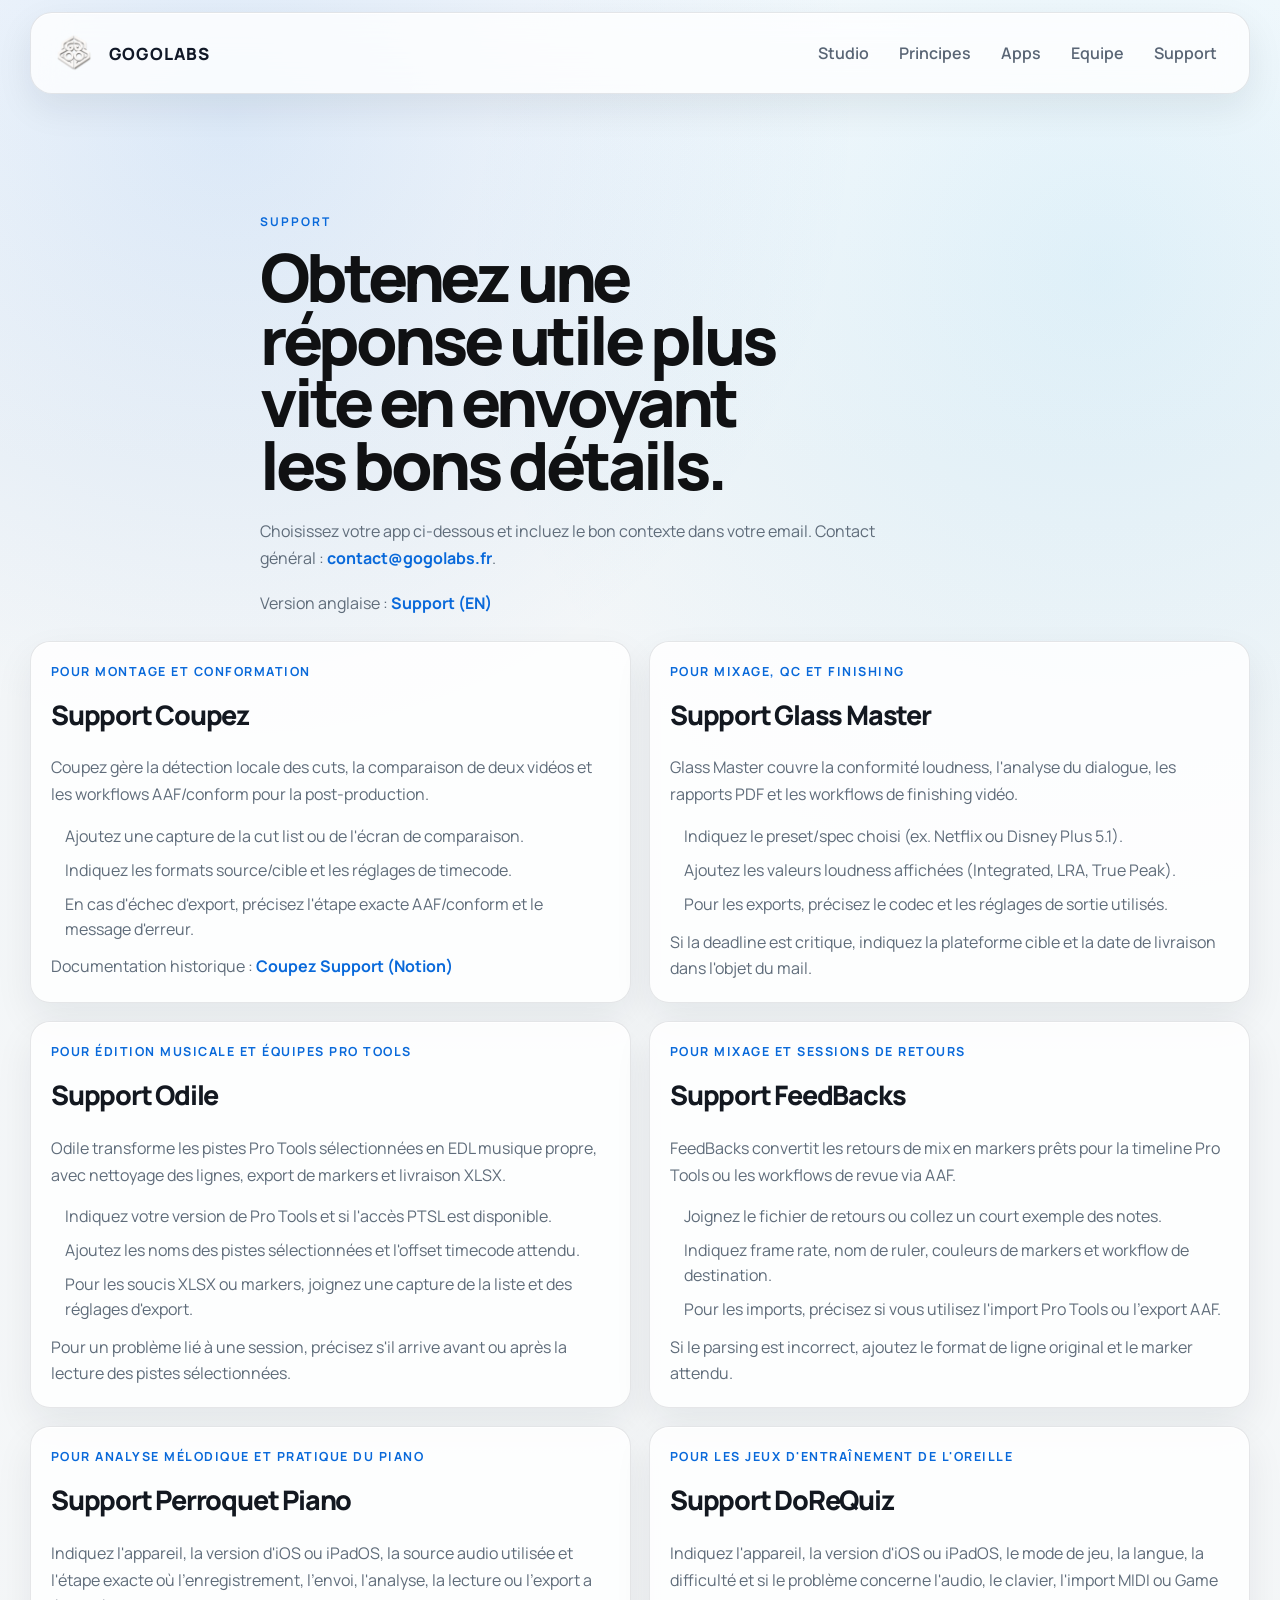
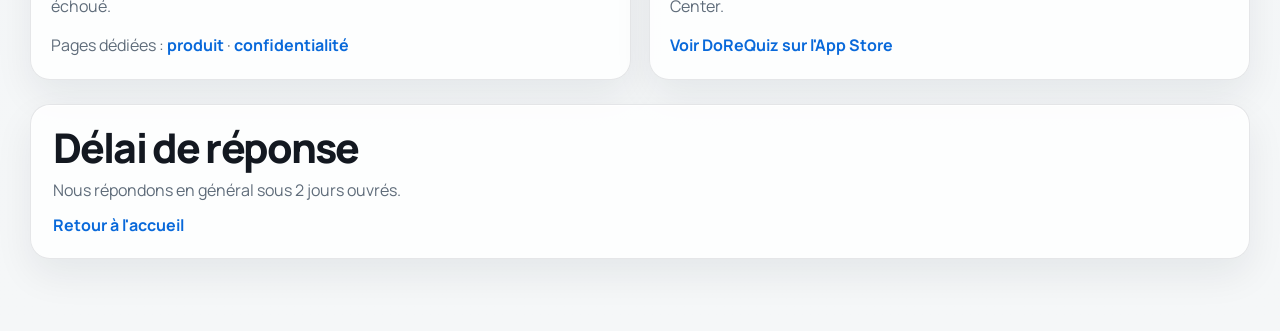
<file: support-fr.html>
<!doctype html>
<html lang="fr">
  <head>
    <meta charset="UTF-8" />
    <meta name="viewport" content="width=device-width, initial-scale=1.0" />
    <title>Support | GogoLabs (FR)</title>
    <meta name="description" content="Support en français pour les produits GogoLabs." />
    <link rel="canonical" href="https://gogolabs.fr/support-fr.html" />
    <link rel="alternate" hreflang="fr" href="https://gogolabs.fr/support-fr.html" />
    <link rel="alternate" hreflang="en" href="https://gogolabs.fr/support/" />
    <link rel="alternate" hreflang="x-default" href="https://gogolabs.fr/support/" />
    <meta property="og:type" content="website" />
    <meta property="og:site_name" content="GogoLabs" />
    <meta property="og:title" content="Support | GogoLabs (FR)" />
    <meta property="og:description" content="Support par app pour les produits GogoLabs." />
    <meta property="og:url" content="https://gogolabs.fr/support-fr.html" />
    <meta property="og:image" content="https://gogolabs.fr/assets/gogolabs-logo.png" />
    <link rel="icon" type="image/png" href="/assets/favicon.png" />
    <link rel="apple-touch-icon" href="/assets/favicon.png" />
    <link rel="preconnect" href="https://fonts.googleapis.com" />
    <link rel="preconnect" href="https://fonts.gstatic.com" crossorigin />
    <link
      href="https://fonts.googleapis.com/css2?family=Bebas+Neue&family=Manrope:wght@400;500;600;700;800&display=swap"
      rel="stylesheet"
    />
    <link rel="stylesheet" href="style.css" />
    <script defer src="/analytics.js"></script>
  </head>
  <body>
    <main class="page">
      <header class="site-header" id="top">
        <div class="topbar">
          <a class="brand-lockup" href="/index.html#top" aria-label="Accueil GogoLabs">
            <img
              class="brand-mark"
              src="assets/gogolabs-logo.png"
              alt="Logo GogoLabs"
              width="900"
              height="900"
            />
            <span class="brand-name">GogoLabs</span>
          </a>

          <nav class="topnav" aria-label="Navigation principale">
            <a href="/index.html#studio">Studio</a>
            <a href="/index.html#principles">Principes</a>
            <a href="/index.html#apps">Apps</a>
            <a href="/index.html#team">Equipe</a>
            <a href="/support-fr.html" aria-current="page">Support</a>
          </nav>
        </div>
      </header>

      <section class="section support-page">
        <div class="section-heading support-heading">
          <p class="eyebrow">Support</p>
          <h1>Obtenez une réponse utile plus vite en envoyant les bons détails.</h1>
          <p class="support-lead">
            Choisissez votre app ci-dessous et incluez le bon contexte dans votre email. Contact
            général : <a href="mailto:contact@gogolabs.fr" data-umami-event="contact_click" data-umami-event-method="email" data-umami-event-location="support-fr">contact@gogolabs.fr</a>.
          </p>
          <p class="support-lang-switch">
            Version anglaise :
            <a href="/support/" lang="en">Support (EN)</a>
          </p>
        </div>

        <div class="support-grid">
          <article class="support-card">
            <p class="app-kicker">Pour montage et conformation</p>
            <h2>Support Coupez</h2>
            <p>
              Coupez gère la détection locale des cuts, la comparaison de deux vidéos et les
              workflows AAF/conform pour la post-production.
            </p>
            <ul class="app-list support-list">
              <li>Ajoutez une capture de la cut list ou de l'écran de comparaison.</li>
              <li>Indiquez les formats source/cible et les réglages de timecode.</li>
              <li>En cas d'échec d'export, précisez l'étape exacte AAF/conform et le message d'erreur.</li>
            </ul>
            <p class="support-note">
              Documentation historique :
              <a
                href="https://hallowed-rondeletia-8b1.notion.site/Coupez-Support-33279ab45e36807e9d20d01fc654c5c9?source=copy_link"
                target="_blank"
                rel="noopener noreferrer"
                data-umami-event="support_resource_click"
                data-umami-event-app="coupez"
                data-umami-event-resource="notion"
              >
                Coupez Support (Notion)
              </a>
            </p>
          </article>

          <article class="support-card">
            <p class="app-kicker">Pour mixage, QC et finishing</p>
            <h2>Support Glass Master</h2>
            <p>
              Glass Master couvre la conformité loudness, l'analyse du dialogue, les rapports PDF
              et les workflows de finishing vidéo.
            </p>
            <ul class="app-list support-list">
              <li>Indiquez le preset/spec choisi (ex. Netflix ou Disney Plus 5.1).</li>
              <li>Ajoutez les valeurs loudness affichées (Integrated, LRA, True Peak).</li>
              <li>Pour les exports, précisez le codec et les réglages de sortie utilisés.</li>
            </ul>
            <p class="support-note">
              Si la deadline est critique, indiquez la plateforme cible et la date de livraison dans
              l'objet du mail.
            </p>
          </article>

          <article class="support-card">
            <p class="app-kicker">Pour édition musicale et équipes Pro Tools</p>
            <h2>Support Odile</h2>
            <p>
              Odile transforme les pistes Pro Tools sélectionnées en EDL musique propre, avec
              nettoyage des lignes, export de markers et livraison XLSX.
            </p>
            <ul class="app-list support-list">
              <li>Indiquez votre version de Pro Tools et si l'accès PTSL est disponible.</li>
              <li>Ajoutez les noms des pistes sélectionnées et l'offset timecode attendu.</li>
              <li>Pour les soucis XLSX ou markers, joignez une capture de la liste et des réglages d'export.</li>
            </ul>
            <p class="support-note">
              Pour un problème lié à une session, précisez s'il arrive avant ou après la lecture des
              pistes sélectionnées.
            </p>
          </article>

          <article class="support-card">
            <p class="app-kicker">Pour mixage et sessions de retours</p>
            <h2>Support FeedBacks</h2>
            <p>
              FeedBacks convertit les retours de mix en markers prêts pour la timeline Pro Tools ou
              les workflows de revue via AAF.
            </p>
            <ul class="app-list support-list">
              <li>Joignez le fichier de retours ou collez un court exemple des notes.</li>
              <li>Indiquez frame rate, nom de ruler, couleurs de markers et workflow de destination.</li>
              <li>Pour les imports, précisez si vous utilisez l'import Pro Tools ou l'export AAF.</li>
            </ul>
            <p class="support-note">
              Si le parsing est incorrect, ajoutez le format de ligne original et le marker attendu.
            </p>
          </article>

          <article class="support-card" id="perroquet">
            <p class="app-kicker">Pour analyse mélodique et pratique du piano</p>
            <h2>Support Perroquet Piano</h2>
            <p>
              Indiquez l'appareil, la version d'iOS ou iPadOS, la source audio utilisée et l'étape
              exacte où l'enregistrement, l'envoi, l'analyse, la lecture ou l'export a échoué.
            </p>
            <p class="support-note">
              Pages dédiées : <a href="/perroquet/">produit</a> ·
              <a href="/perroquet/privacy/">confidentialité</a>
            </p>
          </article>

          <article class="support-card" id="dorequiz">
            <p class="app-kicker">Pour les jeux d'entraînement de l'oreille</p>
            <h2>Support DoReQuiz</h2>
            <p>
              Indiquez l'appareil, la version d'iOS ou iPadOS, le mode de jeu, la langue, la difficulté
              et si le problème concerne l'audio, le clavier, l'import MIDI ou Game Center.
            </p>
            <p class="support-note">
              <a href="https://apps.apple.com/fr/app/dorequiz/id6780059863">Voir DoReQuiz sur l'App Store</a>
            </p>
          </article>
        </div>

        <div class="support-meta">
          <h2>Délai de réponse</h2>
          <p>Nous répondons en général sous 2 jours ouvrés.</p>
          <a class="support-back-link" href="/index.html" data-umami-event="home_back_click" data-umami-event-location="support-fr">Retour à l'accueil</a>
        </div>
      </section>
    </main>
  </body>
</html>
</file>
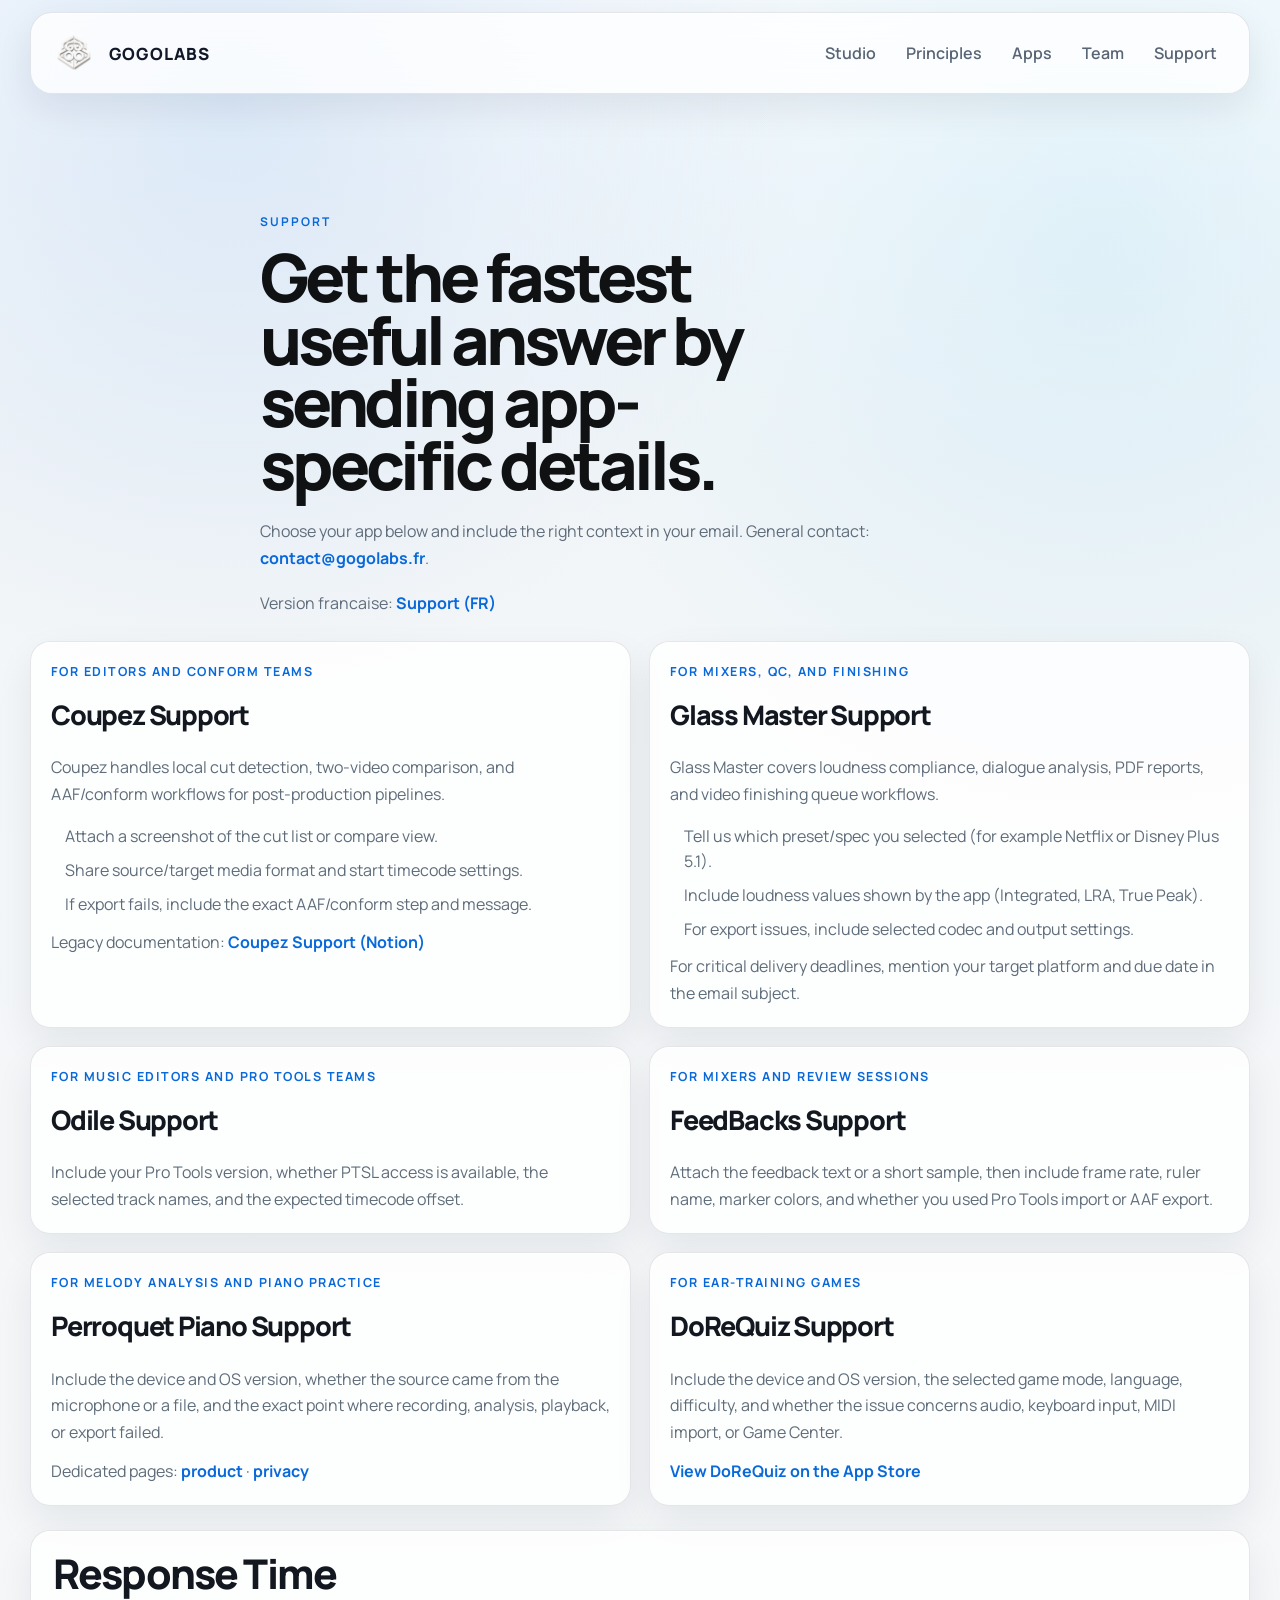
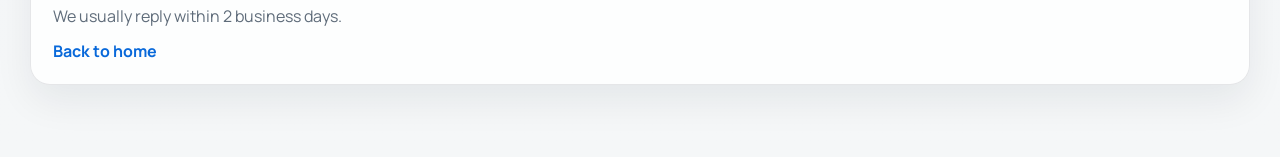
<file: support.html>
<!doctype html>
<html lang="en">
  <head>
    <meta charset="UTF-8" />
    <meta name="viewport" content="width=device-width, initial-scale=1.0" />
    <title>Support moved | GogoLabs</title>
    <meta name="robots" content="noindex, follow" />
    <link rel="canonical" href="https://gogolabs.fr/support/" />
    <meta http-equiv="refresh" content="0; url=/support/" />
    <script>window.location.replace("/support/");</script>
  </head>
  <body>
    <p>Support is available at <a href="/support/">gogolabs.fr/support/</a>.</p>
  </body>
</html>
</file>
<file: style.css>
:root {
  --bg: #f2f1ed;
  --surface: #faf9f4;
  --surface-strong: #ffffff;
  --surface-muted: #ece8e0;
  --text: #161a20;
  --muted: #5a646b;
  --line: rgba(22, 26, 32, 0.12);
  --line-strong: rgba(22, 26, 32, 0.2);
  --accent: #6a89ff;
  --accent-2: #88a5ff;
  --accent-3: #57b8ff;
  --accent-4: #97aefc;
  --slate: #3e4749;
  --lite-slate: #879499;
  --radius-lg: 12px;
  --radius-md: 10px;
  --radius-sm: 8px;
  --container: 1220px;
}

* {
  box-sizing: border-box;
}

html {
  scroll-behavior: smooth;
}

body {
  margin: 0;
  min-height: 100vh;
  overflow-x: hidden;
  color: var(--text);
  font-family: "Manrope", "Avenir Next", "Segoe UI", sans-serif;
  background:
    radial-gradient(circle at 8% 12%, rgba(106, 137, 255, 0.12), transparent 30%),
    radial-gradient(circle at 92% 16%, rgba(136, 165, 255, 0.1), transparent 34%),
    radial-gradient(circle at 80% 82%, rgba(151, 174, 252, 0.08), transparent 32%),
    linear-gradient(180deg, #f7f5f1 0%, var(--bg) 360px);
}

a {
  color: inherit;
}

img {
  display: block;
  max-width: 100%;
}

.page {
  width: 100%;
}

.site-header,
.section,
.site-footer {
  width: 100%;
}

.topbar,
.intro,
.section > *,
.site-footer > * {
  width: min(var(--container), calc(100% - 48px));
  margin-inline: auto;
}

.topbar {
  position: sticky;
  top: 0;
  z-index: 30;
  display: flex;
  align-items: center;
  justify-content: space-between;
  gap: 18px;
  min-height: 86px;
  background: color-mix(in srgb, var(--surface-strong) 88%, transparent);
  backdrop-filter: blur(8px);
  border-bottom: 1px solid var(--line);
}

.brand-lockup {
  display: inline-flex;
  align-items: center;
  gap: 12px;
  text-decoration: none;
}

.brand-mark {
  width: 48px;
  height: 48px;
}

.brand-name {
  font-size: 1.1rem;
  font-weight: 800;
  letter-spacing: 0.05em;
  text-transform: uppercase;
}

.topnav {
  display: inline-flex;
  flex-wrap: wrap;
  align-items: center;
  gap: 6px;
}

.topnav a {
  padding: 9px 12px;
  border-radius: var(--radius-sm);
  text-decoration: none;
  color: color-mix(in srgb, var(--muted) 64%, var(--accent-3) 36%);
  font-weight: 600;
}

.topnav a:hover {
  color: color-mix(in srgb, var(--accent) 72%, var(--text) 28%);
  background: color-mix(in srgb, var(--accent-2) 18%, #ffffff 82%);
}

.intro {
  display: grid;
  grid-template-columns: minmax(0, 0.96fr) minmax(360px, 0.78fr);
  gap: clamp(32px, 5vw, 72px);
  align-items: center;
  padding-top: 44px;
  padding-bottom: 72px;
}

.intro-copy {
  min-width: 0;
}

.eyebrow {
  margin: 0 0 14px;
  color: color-mix(in srgb, var(--accent-4) 62%, var(--muted) 38%);
  font-size: 0.75rem;
  font-weight: 700;
  letter-spacing: 0.16em;
  text-transform: uppercase;
}

h1,
h2,
h3 {
  margin: 0;
  color: var(--text);
  font-weight: 800;
  line-height: 1.02;
}

h1 {
  max-width: 100%;
  font-size: clamp(2.4rem, 5vw, 4.5rem);
  letter-spacing: -0.04em;
  color: color-mix(in srgb, var(--accent) 74%, var(--text) 26%);
}

h2 {
  max-width: 100%;
  font-size: clamp(1.7rem, 3.2vw, 2.9rem);
  letter-spacing: -0.03em;
  color: color-mix(in srgb, var(--accent-2) 54%, var(--text) 46%);
}

h3 {
  font-size: clamp(1.5rem, 2.1vw, 2.25rem);
  letter-spacing: -0.02em;
  color: color-mix(in srgb, var(--accent-3) 50%, var(--text) 50%);
}

p {
  margin: 0;
  color: color-mix(in srgb, var(--muted) 78%, var(--accent-4) 22%);
  line-height: 1.68;
}

p,
li {
  overflow-wrap: anywhere;
  word-break: normal;
}

.intro-lead {
  margin-top: 20px;
  max-width: 56ch;
  font-size: clamp(1.03rem, 1.3vw, 1.15rem);
}

.intro-note {
  min-width: 0;
  padding: 28px;
  border-radius: var(--radius-lg);
  background: var(--surface-muted);
  border: 1px solid var(--line);
}

.note-brand {
  display: flex;
  align-items: center;
  justify-content: center;
  gap: 14px;
}

.note-brand img {
  width: clamp(54px, 7vw, 84px);
  height: auto;
}

.note-brand p {
  font-size: clamp(1.55rem, 3.1vw, 2.2rem);
  font-weight: 800;
  letter-spacing: 0.02em;
  color: var(--text);
  line-height: 1.1;
}

.note-appstore-row {
  margin-top: 18px;
  display: grid;
  gap: 10px;
  justify-items: center;
}

.note-appstore-link {
  display: inline-flex;
}

.note-appstore-link img {
  width: min(300px, 100%);
  height: auto;
}

.note-appstore-text {
  font-size: 0.92rem;
  color: var(--muted);
}

.section {
  padding-top: 128px;
}

.principles {
  background: linear-gradient(180deg, rgba(135, 148, 153, 0.08) 0%, rgba(135, 148, 153, 0.03) 100%);
  padding-bottom: 20px;
}

.apps {
  background: transparent;
  padding: 112px 24px 56px;
  border-radius: 0;
}

.section-heading {
  min-width: 0;
  max-width: 760px;
}

.section-heading h2 {
  margin-top: 18px;
}

.section-heading p:last-child,
.team-entry p,
.principle p,
.app-summary,
.footer-brand p {
  margin-top: 18px;
}

.principles-grid {
  display: grid;
  grid-template-columns: repeat(3, minmax(0, 1fr));
  gap: 18px;
  margin-top: 52px;
}

.principle {
  min-width: 0;
  padding: 24px;
  border-radius: var(--radius-md);
  background: var(--surface);
  border: 1px solid var(--line);
}

.principle-index {
  display: inline-block;
  margin-bottom: 18px;
  color: var(--muted);
  font-size: 0.84rem;
  font-weight: 800;
  letter-spacing: 0.08em;
}

.principle h3 {
  margin-bottom: 18px;
}

.apps {
  display: grid;
  grid-template-columns: minmax(0, 1fr);
  gap: 56px;
}

.apps-anchor-strip {
  display: grid;
  gap: 0;
  height: 0;
  overflow: hidden;
}

.apps-anchor {
  display: block;
  height: 0;
  scroll-margin-top: 132px;
}

.apps-dock-shell {
  display: grid;
  gap: 40px;
  overflow: visible;
}

.app-spotlight {
  display: grid;
  grid-template-columns: minmax(0, 1fr);
  gap: 16px;
  padding: 20px;
  border-radius: var(--radius-lg);
  border: 0;
  background:
    radial-gradient(circle at 88% 15%, rgba(136, 165, 255, 0.14), transparent 28%),
    radial-gradient(circle at 10% 82%, rgba(87, 184, 255, 0.12), transparent 34%),
    var(--surface);
}

.app-spotlight-copy,
.app-spotlight-bottom,
.app-spotlight-visual {
  min-width: 0;
  overflow: visible;
}

.app-spotlight-copy {
  display: grid;
  align-content: start;
}

.app-spotlight-visual {
  order: 2;
  display: flex;
  align-items: center;
  justify-content: center;
  overflow: hidden;
}

.app-spotlight-visual img {
  width: min(100%, 980px);
  max-height: none;
  object-fit: contain;
  border-radius: 0;
  border: 0;
  box-shadow: none;
  clip-path: inset(0.8% 0.8% 0.8% 0.8%);
  transition: opacity 180ms ease, transform 180ms ease;
}

.app-spotlight-visual img.is-transitioning {
  opacity: 0.58;
  transform: scale(0.985);
}

.app-spotlight-bottom {
  display: grid;
  align-content: start;
  order: 3;
}

.apps-dock-wrap {
  position: static;
  z-index: 20;
  display: grid;
  justify-items: center;
  gap: 8px;
}

.apps-dock-hint {
  font-size: 0.8rem;
  letter-spacing: 0.08em;
  text-transform: uppercase;
  color: var(--lite-slate);
}

.apps-dock {
  display: inline-flex;
  align-items: flex-end;
  gap: 8px;
  padding: 8px 12px 10px;
  border-radius: 22px;
  border: 1px solid rgba(255, 255, 255, 0.42);
  background: linear-gradient(
    180deg,
    rgba(255, 255, 255, 0.52) 0%,
    rgba(228, 234, 241, 0.45) 100%
  );
  box-shadow:
    inset 0 1px 0 rgba(255, 255, 255, 0.72),
    0 12px 26px rgba(18, 24, 34, 0.24);
  backdrop-filter: blur(9px);
}

.dock-item {
  --dock-scale: 1;
  --dock-lift: 0px;
  display: grid;
  justify-items: center;
  gap: 0;
  width: 78px;
  padding: 4px 2px;
  border: 0;
  border-radius: 0;
  background: transparent;
  color: var(--slate);
  cursor: pointer;
  transform: translateY(var(--dock-lift)) scale(var(--dock-scale));
  transform-origin: bottom center;
  transition:
    transform 95ms cubic-bezier(0.24, 1, 0.36, 1),
    background-color 120ms ease,
    border-color 120ms ease,
    box-shadow 120ms ease;
}

.dock-item img {
  width: 60px;
  height: 60px;
  object-fit: contain;
  border-radius: 14px;
  border: 0;
  box-shadow:
    0 10px 16px rgba(18, 24, 34, 0.26),
    0 2px 0 rgba(255, 255, 255, 0.3) inset;
}

.dock-item span {
  position: absolute;
  top: -30px;
  left: 50%;
  transform: translateX(-50%);
  font-size: 0.72rem;
  font-weight: 800;
  line-height: 1;
  letter-spacing: 0;
  white-space: nowrap;
  text-align: center;
  padding: 6px 8px;
  border-radius: 8px;
  background: rgba(17, 21, 28, 0.9);
  color: #f8fbff;
  opacity: 0;
  pointer-events: none;
  transition: opacity 120ms ease;
}

.dock-item:hover,
.dock-item:focus-visible,
.dock-item.is-active {
  border-color: transparent;
  background: transparent;
  box-shadow: none;
}

.dock-item:hover span,
.dock-item:focus-visible span,
.dock-item.is-active span {
  opacity: 1;
}

.dock-item:focus-visible {
  outline: 2px solid rgba(0, 166, 181, 0.6);
  outline-offset: 4px;
}

.app-copy {
  min-width: 0;
}

.app-copy-top {
  grid-area: top;
}

.app-copy-bottom {
  grid-area: bottom;
  display: grid;
  align-content: start;
  gap: 2px;
}

.app-kicker {
  margin-bottom: 10px;
  color: color-mix(in srgb, var(--accent-4) 56%, var(--slate) 44%);
  font-size: 0.78rem;
  font-weight: 700;
  letter-spacing: 0.12em;
  text-transform: uppercase;
}

.app-summary {
  max-width: none;
  font-size: 1.02rem;
  line-height: 1.64;
  color: color-mix(in srgb, var(--muted) 65%, var(--accent-3) 35%);
  overflow: visible;
}

.app-summary strong {
  color: color-mix(in srgb, var(--accent) 70%, var(--text) 30%);
  font-weight: 700;
}

.app-summary em {
  color: color-mix(in srgb, var(--accent-2) 70%, #3f474e 30%);
  font-style: italic;
  font-weight: 600;
}

.app-summary-extra {
  margin-top: 2px;
}

.app-list {
  display: grid;
  gap: 9px;
  margin: 12px 0 0;
  padding: 0;
  list-style: none;
}

.app-list li {
  position: relative;
  padding-left: 14px;
  line-height: 1.55;
  color: color-mix(in srgb, var(--slate) 65%, var(--accent-4) 35%);
  overflow: visible;
  white-space: normal;
}

.app-list li::before {
  content: "";
  position: absolute;
  top: 0.66em;
  left: 0;
  width: 6px;
  height: 6px;
  border-radius: 50%;
  background: color-mix(in srgb, var(--accent) 60%, var(--lite-slate) 40%);
}

.app-list strong {
  color: color-mix(in srgb, var(--accent-3) 52%, var(--text) 48%);
}

.app-store-badge-link {
  display: inline-flex;
  width: fit-content;
  margin-top: 12px;
}

.app-store-badge-link img {
  width: clamp(112px, 22vw, 156px);
  height: auto;
}

.team-grid {
  display: grid;
  grid-template-columns: repeat(2, minmax(0, 1fr));
  gap: 18px;
  margin-top: 52px;
  align-items: start;
}

.team-entry {
  min-width: 0;
  position: relative;
  display: block;
  padding: 24px;
  border-radius: var(--radius-md);
  background: var(--surface);
  border: 1px solid var(--line);
}

.team-entry::before {
  content: "";
  position: absolute;
  inset: 0 0 auto;
  height: 2px;
  background: linear-gradient(90deg, rgba(255, 176, 73, 0.68), rgba(73, 213, 255, 0.18), transparent 72%);
  border-radius: var(--radius-md) var(--radius-md) 0 0;
}

.team-entry::after {
  content: "";
  display: block;
  clear: both;
}

.team-photo-frame {
  position: relative;
  float: left;
  width: 154px;
  aspect-ratio: 4 / 5;
  margin: 0 20px 12px 0;
  overflow: hidden;
  border-radius: 12px;
  border: 1px solid rgba(255, 221, 171, 0.14);
  background: #101722;
  box-shadow:
    inset 0 1px 0 rgba(255, 255, 255, 0.08),
    0 18px 34px rgba(0, 0, 0, 0.36);
}

.team-photo-frame::before,
.team-photo-frame::after {
  content: "";
  position: absolute;
  inset: 0;
  pointer-events: none;
}

.team-photo-frame::before {
  z-index: 1;
  background:
    linear-gradient(180deg, rgba(255, 221, 171, 0.08) 0%, rgba(42, 55, 82, 0.2) 100%),
    radial-gradient(ellipse at 22% 12%, rgba(73, 213, 255, 0.14), transparent 46%);
  mix-blend-mode: screen;
}

.team-photo-frame::after {
  z-index: 2;
  background:
    linear-gradient(90deg, rgba(255, 255, 255, 0.03) 0 1px, transparent 1px 8px),
    linear-gradient(180deg, transparent 0%, rgba(5, 8, 13, 0.18) 100%);
  opacity: 0.62;
}

.team-photo {
  position: relative;
  z-index: 1;
  width: 100%;
  height: 100%;
  object-fit: cover;
  object-position: center 28%;
  filter: grayscale(0.86) contrast(1.08) brightness(0.9) sepia(0.12) saturate(0.92);
  transform: scale(1.02);
}

.team-entry:nth-child(2) .team-photo {
  object-fit: cover;
  object-position: center 24%;
  transform: scale(1.02);
  border-radius: 0;
  box-shadow: none;
}

.team-entry:nth-child(2) .team-photo-frame {
  background: #101722;
}

.team-copy {
  min-width: 0;
}

.team-entry h3 {
  font-size: clamp(1.34rem, 1.9vw, 1.85rem);
  margin-bottom: 14px;
}

.site-footer {
  padding: 128px 0 64px;
  background: linear-gradient(180deg, rgba(62, 71, 73, 0.06) 0%, rgba(62, 71, 73, 0.02) 100%);
}

.footer-grid {
  display: grid;
  grid-template-columns: minmax(0, 1.4fr) repeat(3, minmax(0, 1fr));
  gap: 22px;
  padding-top: 22px;
  border-top: 1px solid var(--line);
}

.footer-brand,
.footer-column {
  min-width: 0;
  display: grid;
  align-content: start;
  gap: 8px;
}

.footer-logo {
  width: 50px;
  height: 50px;
}

.footer-logo-link {
  display: inline-flex;
  width: max-content;
}

.footer-column h3 {
  font-size: 0.86rem;
  font-weight: 800;
  letter-spacing: 0.08em;
  text-transform: uppercase;
}

.footer-column a {
  color: color-mix(in srgb, var(--muted) 66%, var(--accent-4) 34%);
  text-decoration: none;
}

.footer-column a:hover {
  color: color-mix(in srgb, var(--accent) 68%, var(--text) 32%);
}

.support-page,
.legal-page {
  display: grid;
  gap: 24px;
  padding-bottom: 72px;
}

.support-lead,
.legal-lead {
  margin-top: 22px;
  max-width: 66ch;
}

.support-lang-switch {
  margin-top: 10px;
}

.support-lang-switch a,
.support-lead a,
.support-note a,
.support-back-link,
.legal-back-link,
.legal-card a {
  color: var(--slate);
  font-weight: 700;
  text-decoration: none;
}

.support-lang-switch a:hover,
.support-lead a:hover,
.support-note a:hover,
.support-back-link:hover,
.legal-back-link:hover,
.legal-card a:hover {
  text-decoration: underline;
}

.support-grid,
.legal-grid {
  display: grid;
  grid-template-columns: repeat(2, minmax(0, 1fr));
  gap: 18px;
}

.support-card,
.legal-card {
  min-width: 0;
  display: grid;
  align-content: start;
  gap: 8px;
  padding: 20px;
  border-radius: var(--radius-md);
  background: var(--surface);
  border: 1px solid var(--line);
}

.support-card h2,
.legal-card h2,
.legal-meta h2 {
  max-width: none;
  font-size: clamp(1.32rem, 2.1vw, 1.9rem);
  margin-bottom: 18px;
}

.support-list {
  margin-top: 8px;
}

.support-note {
  margin-top: 4px;
}

.support-meta,
.legal-meta {
  padding: 22px;
  border-radius: var(--radius-md);
  background: var(--surface-strong);
  border: 1px solid var(--line);
}

.support-meta p,
.legal-meta p {
  margin-top: 8px;
}

.support-back-link,
.legal-back-link {
  display: inline-block;
  margin-top: 10px;
}

.legal-card-open {
  border-color: rgba(180, 83, 9, 0.28);
  background: #fffaf0;
}

.legal-card code {
  overflow-wrap: anywhere;
  font-size: 0.92em;
}

.product-page {
  display: grid;
  gap: 30px;
  padding-top: 42px;
  padding-bottom: 76px;
}

.product-hero {
  display: grid;
  grid-template-columns: minmax(300px, 0.78fr) minmax(520px, 1.22fr);
  gap: clamp(28px, 5vw, 64px);
  align-items: center;
  padding: clamp(24px, 4vw, 48px);
  border: 1px solid var(--line);
  border-radius: 30px;
  background:
    radial-gradient(circle at 85% 12%, rgba(104, 178, 139, 0.18), transparent 34%),
    radial-gradient(circle at 8% 88%, rgba(170, 112, 176, 0.14), transparent 36%),
    var(--surface);
  box-shadow: 0 24px 60px rgba(17, 24, 39, 0.1);
}

.product-copy {
  display: grid;
  gap: 22px;
}

.product-copy .eyebrow {
  margin-bottom: -8px;
}

.product-copy h1 {
  max-width: 9ch;
}

.product-actions {
  display: flex;
  flex-wrap: wrap;
  gap: 10px;
}

.product-primary-link,
.product-secondary-link {
  display: inline-flex;
  align-items: center;
  justify-content: center;
  min-height: 46px;
  padding: 0 18px;
  border-radius: 12px;
  font-weight: 800;
  text-decoration: none;
}

.product-primary-link {
  color: #ffffff;
  background: #111827;
}

.product-secondary-link {
  color: #1f2937;
  border: 1px solid var(--line-strong);
  background: rgba(255, 255, 255, 0.76);
}

.product-primary-link:hover,
.product-secondary-link:hover {
  transform: translateY(-1px);
}

.product-compatibility,
.product-shot figcaption {
  color: var(--muted);
  font-size: 0.82rem;
}

.product-shot {
  min-width: 0;
  margin: 0;
}

.product-shot img {
  width: 100%;
  border-radius: 18px;
  box-shadow: 0 22px 48px rgba(17, 24, 39, 0.2);
}

.product-shot figcaption {
  margin-top: 10px;
}

.product-feature-grid {
  display: grid;
  grid-template-columns: repeat(3, minmax(0, 1fr));
  gap: 18px;
}

.product-feature-grid .principle h2 {
  font-size: clamp(1.4rem, 2vw, 1.9rem);
}

.panel {
  width: min(900px, calc(100% - 48px));
  margin: 56px auto;
  padding: 28px;
  border-radius: var(--radius-md);
  background: var(--surface);
  border: 1px solid var(--line);
}

/* Mac native luminous direction */
:root {
  --bg: #f5f7f8;
  --surface: #ffffff;
  --surface-strong: #ffffff;
  --surface-muted: #edf1f5;
  --text: #111827;
  --muted: #5f6c7a;
  --line: rgba(17, 24, 39, 0.12);
  --line-strong: rgba(17, 24, 39, 0.18);
  --accent: #0969da;
  --accent-2: #3b82f6;
  --accent-3: #0ea5e9;
  --accent-4: #64748b;
  --slate: #334155;
  --lite-slate: #7b8794;
  --radius-lg: 28px;
  --radius-md: 18px;
  --radius-sm: 12px;
  --container: 1220px;
}

body {
  color: var(--text);
  background:
    radial-gradient(circle at 18% 6%, rgba(9, 105, 218, 0.12), transparent 30%),
    radial-gradient(circle at 86% 14%, rgba(14, 165, 233, 0.1), transparent 32%),
    linear-gradient(180deg, #fbfcfd 0%, #f3f6f8 460px, var(--bg) 100%);
}

h1,
h2,
h3 {
  color: var(--text);
  font-family: "Manrope", "Avenir Next", "Segoe UI", sans-serif;
  font-weight: 800;
}

h1 {
  max-width: 12ch;
  font-size: clamp(2.7rem, 5.2vw, 5.45rem);
  line-height: 0.94;
  letter-spacing: -0.06em;
  color: #101113;
}

h2 {
  color: #131820;
  letter-spacing: -0.045em;
}

h3 {
  color: #1f2937;
  letter-spacing: -0.03em;
}

p,
li {
  color: var(--muted);
}

.topbar {
  min-height: 82px;
  margin-top: 12px;
  padding-inline: 20px;
  border: 1px solid rgba(17, 24, 39, 0.1);
  border-radius: 22px;
  background: rgba(255, 255, 255, 0.78);
  box-shadow:
    inset 0 1px 0 rgba(255, 255, 255, 0.9),
    0 14px 36px rgba(17, 24, 39, 0.08);
  backdrop-filter: blur(18px);
}

.brand-mark {
  width: 46px;
  height: 46px;
  filter: none;
}

.brand-name {
  color: #111827;
  font-size: 1.05rem;
  letter-spacing: 0.07em;
}

.topnav a {
  color: #596575;
  border-radius: 999px;
}

.topnav a:hover {
  color: var(--accent);
  background: rgba(9, 105, 218, 0.08);
}

.eyebrow,
.principles .eyebrow,
.apps .eyebrow,
.team-section .eyebrow,
.app-kicker {
  color: var(--accent);
}

.intro {
  grid-template-columns: minmax(0, 0.86fr) minmax(360px, 0.68fr);
  padding-top: 70px;
  padding-bottom: 98px;
}

.intro-lead {
  color: #5f6c7a;
  font-size: clamp(1.06rem, 1.35vw, 1.18rem);
}

.intro-note {
  position: relative;
  width: min(100%, 480px);
  aspect-ratio: 1.586 / 1;
  min-height: 0;
  justify-self: end;
  display: grid;
  align-content: center;
  justify-items: center;
  gap: 18px;
  padding: clamp(24px, 4vw, 34px);
  border: 1px solid rgba(255, 255, 255, 0.18);
  border-radius: 24px;
  background:
    linear-gradient(115deg, rgba(255, 255, 255, 0.18), rgba(255, 255, 255, 0.04) 42%, rgba(255, 255, 255, 0.16) 68%, rgba(15, 23, 42, 0.34)),
    repeating-linear-gradient(100deg, rgba(255, 255, 255, 0.08) 0 1px, rgba(15, 23, 42, 0.18) 1px 3px, transparent 3px 7px),
    radial-gradient(circle at 18% 16%, rgba(255, 255, 255, 0.3), transparent 28%),
    radial-gradient(circle at 84% 82%, rgba(9, 105, 218, 0.26), transparent 34%),
    linear-gradient(135deg, #29313d 0%, #111827 48%, #36404d 100%);
  box-shadow:
    inset 0 1px 1px rgba(255, 255, 255, 0.24),
    inset 0 -1px 1px rgba(0, 0, 0, 0.45),
    inset 22px 0 60px rgba(255, 255, 255, 0.06),
    inset -28px -18px 70px rgba(0, 0, 0, 0.26),
    0 28px 70px rgba(15, 23, 42, 0.28),
    0 0 0 1px rgba(255, 255, 255, 0.1);
  overflow: hidden;
  isolation: isolate;
}

.intro-note::before {
  content: "";
  position: absolute;
  inset: 0;
  z-index: 0;
  background:
    linear-gradient(122deg, transparent 0 28%, rgba(255, 255, 255, 0.28) 38%, rgba(255, 255, 255, 0.04) 49%, transparent 60%),
    radial-gradient(ellipse at 30% 8%, rgba(255, 255, 255, 0.24), transparent 36%),
    linear-gradient(180deg, rgba(255, 255, 255, 0.1), transparent 42%);
  mix-blend-mode: screen;
  opacity: 0.86;
  pointer-events: none;
}

.intro-note::after {
  content: "";
  position: absolute;
  inset: 10px;
  z-index: 0;
  border-radius: 18px;
  border: 1px solid rgba(255, 255, 255, 0.18);
  background:
    radial-gradient(circle at 14% 20%, rgba(255, 255, 255, 0.1), transparent 20%),
    linear-gradient(135deg, rgba(255, 255, 255, 0.07), rgba(255, 255, 255, 0.02));
  box-shadow:
    inset 0 1px 0 rgba(255, 255, 255, 0.16),
    inset 0 -1px 0 rgba(0, 0, 0, 0.16);
  pointer-events: none;
}

.intro-note > * {
  position: relative;
  z-index: 2;
}

.note-brand {
  display: grid;
  justify-items: center;
  gap: 10px;
  text-align: center;
}

.note-brand img {
  width: clamp(58px, 6vw, 78px);
  filter:
    drop-shadow(0 1px 0 rgba(255, 255, 255, 0.55))
    drop-shadow(0 10px 16px rgba(15, 23, 42, 0.12));
}

.note-brand p {
  color: rgba(248, 250, 252, 0.96);
  font-size: clamp(1.45rem, 2.4vw, 2rem);
  letter-spacing: -0.035em;
  text-shadow: 0 1px 0 rgba(0, 0, 0, 0.34);
}

.note-appstore-text {
  color: var(--muted);
}

.note-appstore-row {
  width: 100%;
  justify-items: center;
  margin-top: 0;
  gap: 7px;
}

.note-appstore-link img {
  width: 210px;
  max-width: 100%;
  height: auto;
  filter: drop-shadow(0 10px 18px rgba(15, 23, 42, 0.18));
}

.note-appstore-text {
  font-size: 0.86rem;
  color: rgba(226, 232, 240, 0.76);
  text-shadow: 0 1px 0 rgba(0, 0, 0, 0.28);
}

.section {
  padding-top: 118px;
}

.principles {
  background: linear-gradient(180deg, rgba(226, 232, 240, 0.55) 0%, rgba(245, 247, 248, 0) 100%);
}

.apps {
  padding-top: 86px;
  background: transparent;
  gap: 38px;
}

.principle,
.team-entry,
.support-card,
.legal-card,
.support-meta,
.legal-meta,
.panel {
  border: 1px solid rgba(17, 24, 39, 0.1);
  border-radius: 20px;
  background: rgba(255, 255, 255, 0.82);
  box-shadow:
    inset 0 1px 0 rgba(255, 255, 255, 0.95),
    0 16px 38px rgba(17, 24, 39, 0.07);
}

.principle::before,
.team-entry::before {
  content: none;
}

.principle-index {
  color: #94a3b8;
}

.app-spotlight {
  --spotlight-rgb: 9, 105, 218;
  --spotlight-rgb-2: 14, 165, 233;
  grid-template-columns: minmax(0, 0.92fr) minmax(360px, 0.78fr);
  gap: 26px 44px;
  min-height: 430px;
  padding: 30px;
  border: 1px solid rgba(17, 24, 39, 0.1);
  border-radius: 30px;
  background:
    radial-gradient(circle at 78% 34%, rgba(var(--spotlight-rgb), 0.1), transparent 36%),
    linear-gradient(180deg, rgba(255, 255, 255, 0.88), rgba(239, 244, 249, 0.78));
  box-shadow:
    inset 0 1px 0 rgba(255, 255, 255, 0.94),
    0 22px 54px rgba(17, 24, 39, 0.12);
}

.app-spotlight::before {
  content: none;
}

.app-spotlight.is-wide-preview {
  grid-template-columns: minmax(0, 0.86fr) minmax(460px, 0.96fr);
  background:
    radial-gradient(circle at 78% 34%, rgba(var(--spotlight-rgb), 0.1), transparent 36%),
    linear-gradient(180deg, rgba(255, 255, 255, 0.88), rgba(239, 244, 249, 0.78));
}

.app-spotlight-visual {
  grid-row: span 2;
  overflow: hidden;
  min-height: 0;
  align-self: center;
}

.app-preview-button {
  display: flex;
  align-items: center;
  justify-content: center;
  width: 100%;
  max-width: 100%;
  padding: 0;
  border: 0;
  background: transparent;
  appearance: none;
  overflow: hidden;
}

.app-spotlight-visual img,
.app-spotlight.is-wide-preview .app-spotlight-visual img {
  width: min(100%, 500px);
  max-height: 300px;
  object-fit: contain;
  transform: translateY(0) rotate(-0.12deg);
  border: 0;
  border-radius: 0;
  box-shadow: none;
  filter: drop-shadow(0 18px 28px rgba(17, 24, 39, 0.14));
}

.app-spotlight.is-wide-preview .app-spotlight-visual img {
  width: min(100%, 640px);
  max-height: 290px;
}

.app-spotlight-bottom {
  border-top: 1px solid rgba(17, 24, 39, 0.08);
}

#spotlightTitle {
  font-family: "Lobster", "Manrope", "Avenir Next", "Segoe UI", sans-serif;
  color: #111827;
  font-size: clamp(2.15rem, 3.4vw, 3.25rem);
  font-weight: 400;
  letter-spacing: 0;
  font-variation-settings: normal;
}

#spotlightSummary,
#spotlightExtra {
  color: #5f6c7a;
}

.app-summary {
  color: #5f6c7a;
}

.app-summary strong,
.app-list strong {
  color: #1f2937;
}

.app-summary em {
  color: #64748b;
  font-style: normal;
}

.app-list li {
  color: #5f6c7a;
}

.app-list li::before {
  background: rgb(var(--spotlight-rgb));
  box-shadow: none;
}

.apps-dock-hint {
  color: #7b8794;
}

.apps-dock {
  border: 1px solid rgba(17, 24, 39, 0.1);
  background: linear-gradient(180deg, rgba(255, 255, 255, 0.82), rgba(232, 238, 245, 0.78));
  box-shadow:
    inset 0 1px 0 rgba(255, 255, 255, 0.92),
    0 14px 32px rgba(17, 24, 39, 0.16);
}

.dock-item img,
.dock-item:nth-child(1).is-active img,
.dock-item:nth-child(1):hover img,
.dock-item:nth-child(1):focus-visible img,
.dock-item:nth-child(2).is-active img,
.dock-item:nth-child(2):hover img,
.dock-item:nth-child(2):focus-visible img,
.dock-item:nth-child(3).is-active img,
.dock-item:nth-child(3):hover img,
.dock-item:nth-child(3):focus-visible img,
.dock-item:nth-child(4).is-active img,
.dock-item:nth-child(4):hover img,
.dock-item:nth-child(4):focus-visible img {
  box-shadow:
    0 12px 24px rgba(17, 24, 39, 0.18),
    0 1px 0 rgba(255, 255, 255, 0.5) inset;
}

.dock-item span {
  font-family: "Manrope", "Avenir Next", "Segoe UI", sans-serif;
  font-size: 0.72rem;
  font-weight: 800;
  background: rgba(17, 24, 39, 0.92);
  border: 0;
  color: #ffffff;
}

.team-photo-frame {
  border: 1px solid rgba(17, 24, 39, 0.1);
  border-radius: 16px;
  background: #e2e8f0;
  box-shadow: 0 14px 34px rgba(17, 24, 39, 0.14);
}

.team-photo-frame::before,
.team-photo-frame::after {
  content: none;
}

.team-photo,
.team-entry:nth-child(2) .team-photo {
  filter: none;
}

.site-footer {
  background: linear-gradient(180deg, rgba(226, 232, 240, 0.2) 0%, rgba(226, 232, 240, 0.68) 100%);
}

.footer-grid {
  border-top: 1px solid rgba(17, 24, 39, 0.1);
}

.footer-column a {
  color: #5f6c7a;
}

.footer-column a:hover,
.support-lang-switch a,
.support-lead a,
.support-note a,
.support-back-link,
.legal-back-link,
.legal-card a {
  color: var(--accent);
}

.image-lightbox {
  position: fixed;
  inset: 0;
  z-index: 1000;
  display: grid;
  place-items: center;
  padding: clamp(16px, 3vw, 32px);
  opacity: 0;
  pointer-events: none;
  transition: opacity 160ms ease;
}

.image-lightbox.is-open {
  opacity: 1;
  pointer-events: auto;
}

.image-lightbox-backdrop {
  position: absolute;
  inset: 0;
  border: 0;
  background: rgba(15, 23, 42, 0.72);
  backdrop-filter: blur(16px);
  cursor: zoom-out;
}

.image-lightbox-frame {
  position: relative;
  z-index: 1;
  display: grid;
  place-items: center;
  width: min(94vw, 1400px);
  height: min(92vh, 980px);
}

.image-lightbox-frame img {
  max-width: 100%;
  width: auto;
  height: auto;
  max-height: min(92vh, 100%);
  object-fit: contain;
  filter: drop-shadow(0 34px 70px rgba(15, 23, 42, 0.36));
}

#imageLightboxImage {
  width: auto;
  height: auto;
  max-width: 100%;
  max-height: 92vh;
  object-fit: contain;
}

.image-lightbox-close {
  position: absolute;
  top: 10px;
  right: 10px;
  z-index: 2;
  width: 42px;
  height: 42px;
  border: 1px solid rgba(255, 255, 255, 0.78);
  border-radius: 999px;
  background: rgba(255, 255, 255, 0.92);
  color: #111827;
  font-size: 1.7rem;
  line-height: 1;
  cursor: pointer;
}

.image-lightbox-close:focus-visible {
  outline: 2px solid rgba(9, 105, 218, 0.72);
  outline-offset: 3px;
}

body.is-lightbox-open {
  overflow: hidden;
}

@media (max-width: 1024px) {
  .intro {
    grid-template-columns: minmax(0, 1fr);
  }

  .intro-note {
    justify-self: start;
  }
}

@media (max-width: 959px) {
  .principles-grid,
  .team-grid,
  .support-grid,
  .legal-grid,
  .footer-grid {
    grid-template-columns: minmax(0, 1fr);
  }

  .product-hero,
  .product-feature-grid {
    grid-template-columns: minmax(0, 1fr);
  }

  .app-spotlight,
  .app-spotlight.is-wide-preview {
    grid-template-columns: minmax(0, 1fr);
    min-height: 0;
    padding: 22px;
  }

  .app-spotlight-visual {
    grid-row: auto;
  }

  .app-spotlight-visual img {
    width: min(100%, 640px);
    max-height: 360px;
  }

  .app-spotlight.is-wide-preview .app-spotlight-visual img {
    width: min(100%, 640px);
    max-height: 300px;
    transform: translateY(0) rotate(-0.15deg);
  }

  .apps-dock {
    max-width: 100%;
    overflow-x: auto;
    justify-content: flex-start;
  }

  .dock-item {
    transform: scale(1) !important;
  }
}

@media (max-width: 760px) {
  .topbar,
  .intro,
  .section > *,
  .site-footer > *,
  .panel {
    width: calc(100% - 30px);
  }

  .topbar {
    min-height: 64px;
    align-items: stretch;
    flex-direction: column;
    justify-content: center;
    gap: 8px;
    margin-top: 8px;
    padding: 10px 14px;
    border-radius: 18px;
  }

  .brand-mark {
    width: 44px;
    height: 44px;
  }

  .brand-name {
    font-size: 1.02rem;
  }

  .topnav {
    width: 100%;
    flex-wrap: nowrap;
    justify-content: flex-start;
    gap: 14px;
    overflow-x: auto;
    scrollbar-width: none;
  }

  .topnav::-webkit-scrollbar {
    display: none;
  }

  .topnav a {
    flex: 0 0 auto;
    padding: 4px 0 7px;
    background: none;
    font-size: 0.9rem;
  }

  h1 {
    max-width: 100%;
    font-size: clamp(2.15rem, 9.8vw, 3rem);
    line-height: 0.98;
    letter-spacing: -0.055em;
  }

  h2 {
    max-width: 100%;
    font-size: clamp(1.5rem, 8vw, 2.1rem);
  }

  .intro {
    padding-top: 42px;
    padding-bottom: 70px;
  }

  .intro-note {
    min-height: 405px;
    border-radius: 24px;
  }

  .app-spotlight,
  .principle,
  .team-entry,
  .support-card,
  .legal-card,
  .support-meta,
  .legal-meta,
  .panel {
    padding: 16px;
  }

  .team-entry {
    display: block;
  }

  .team-photo-frame {
    width: 88px;
    aspect-ratio: 4 / 5;
    margin: 0 14px 10px 0;
    border-radius: 12px;
  }
}
</file>
